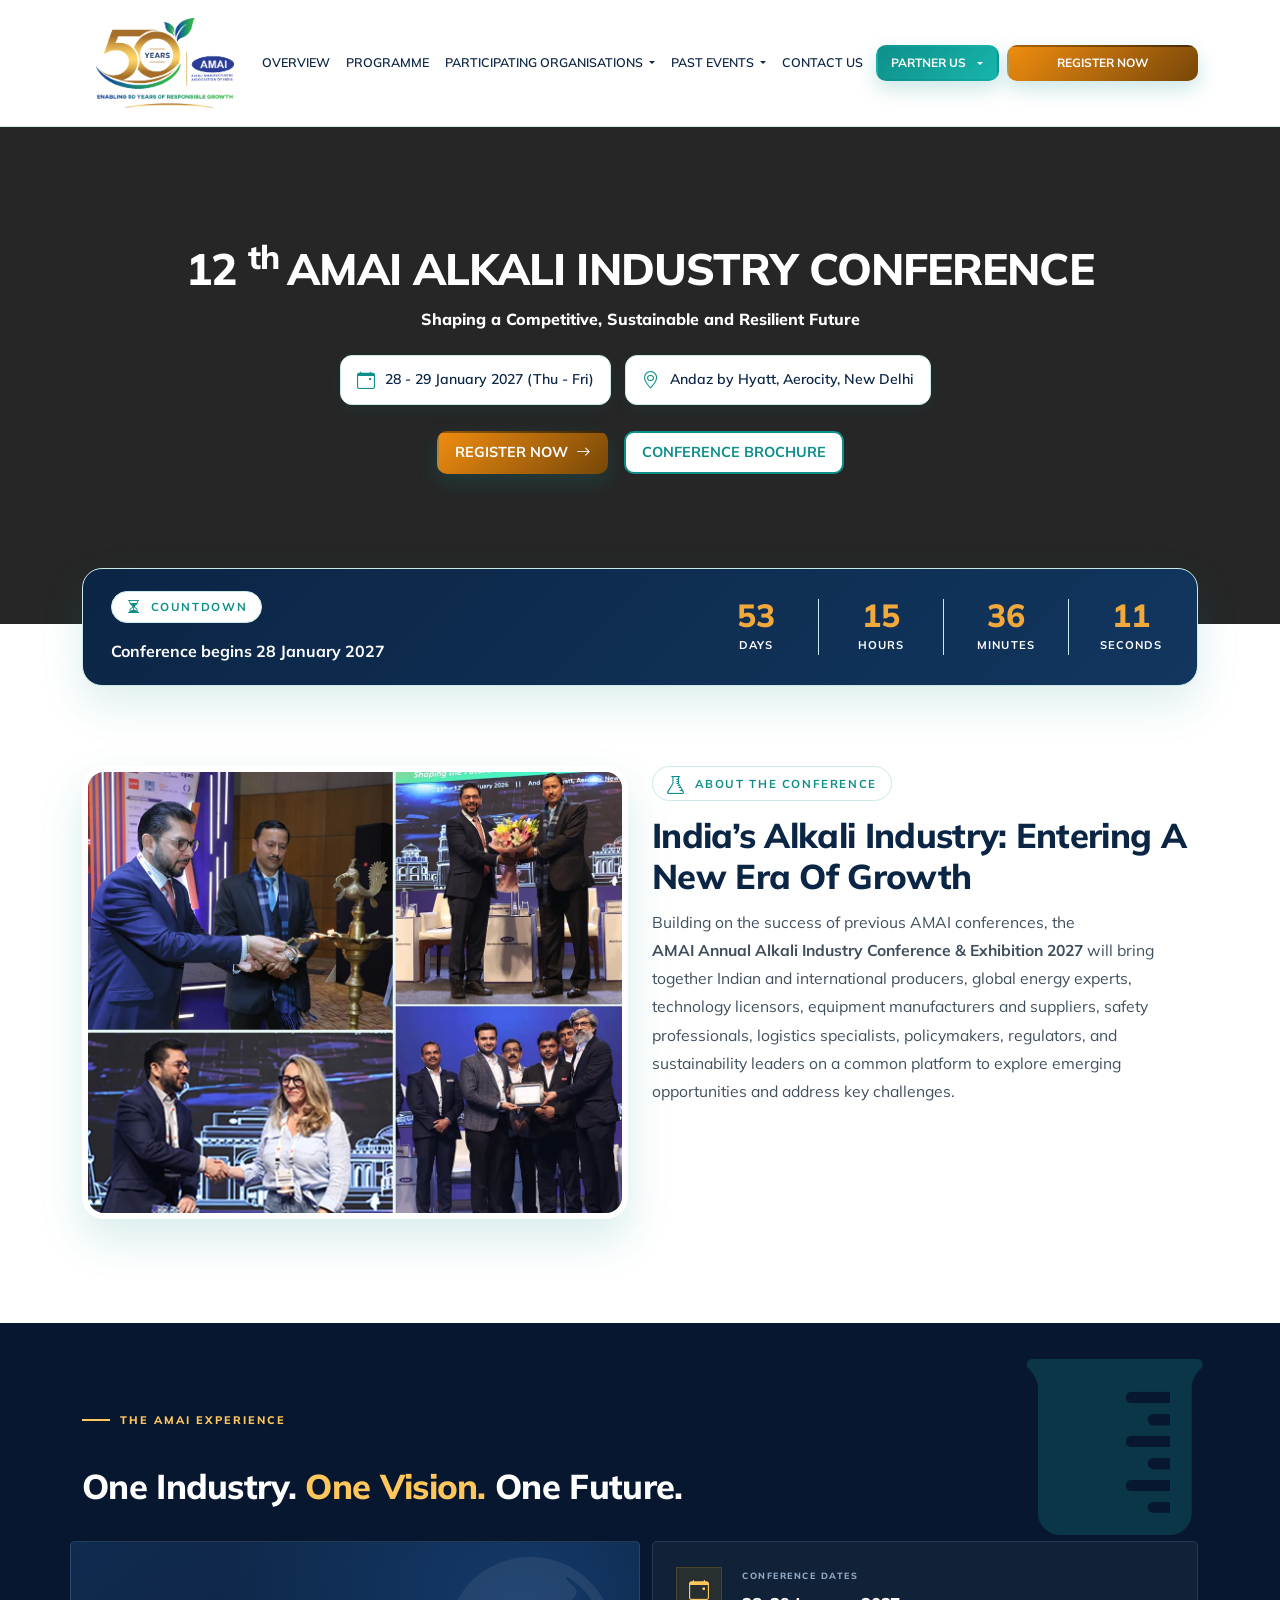
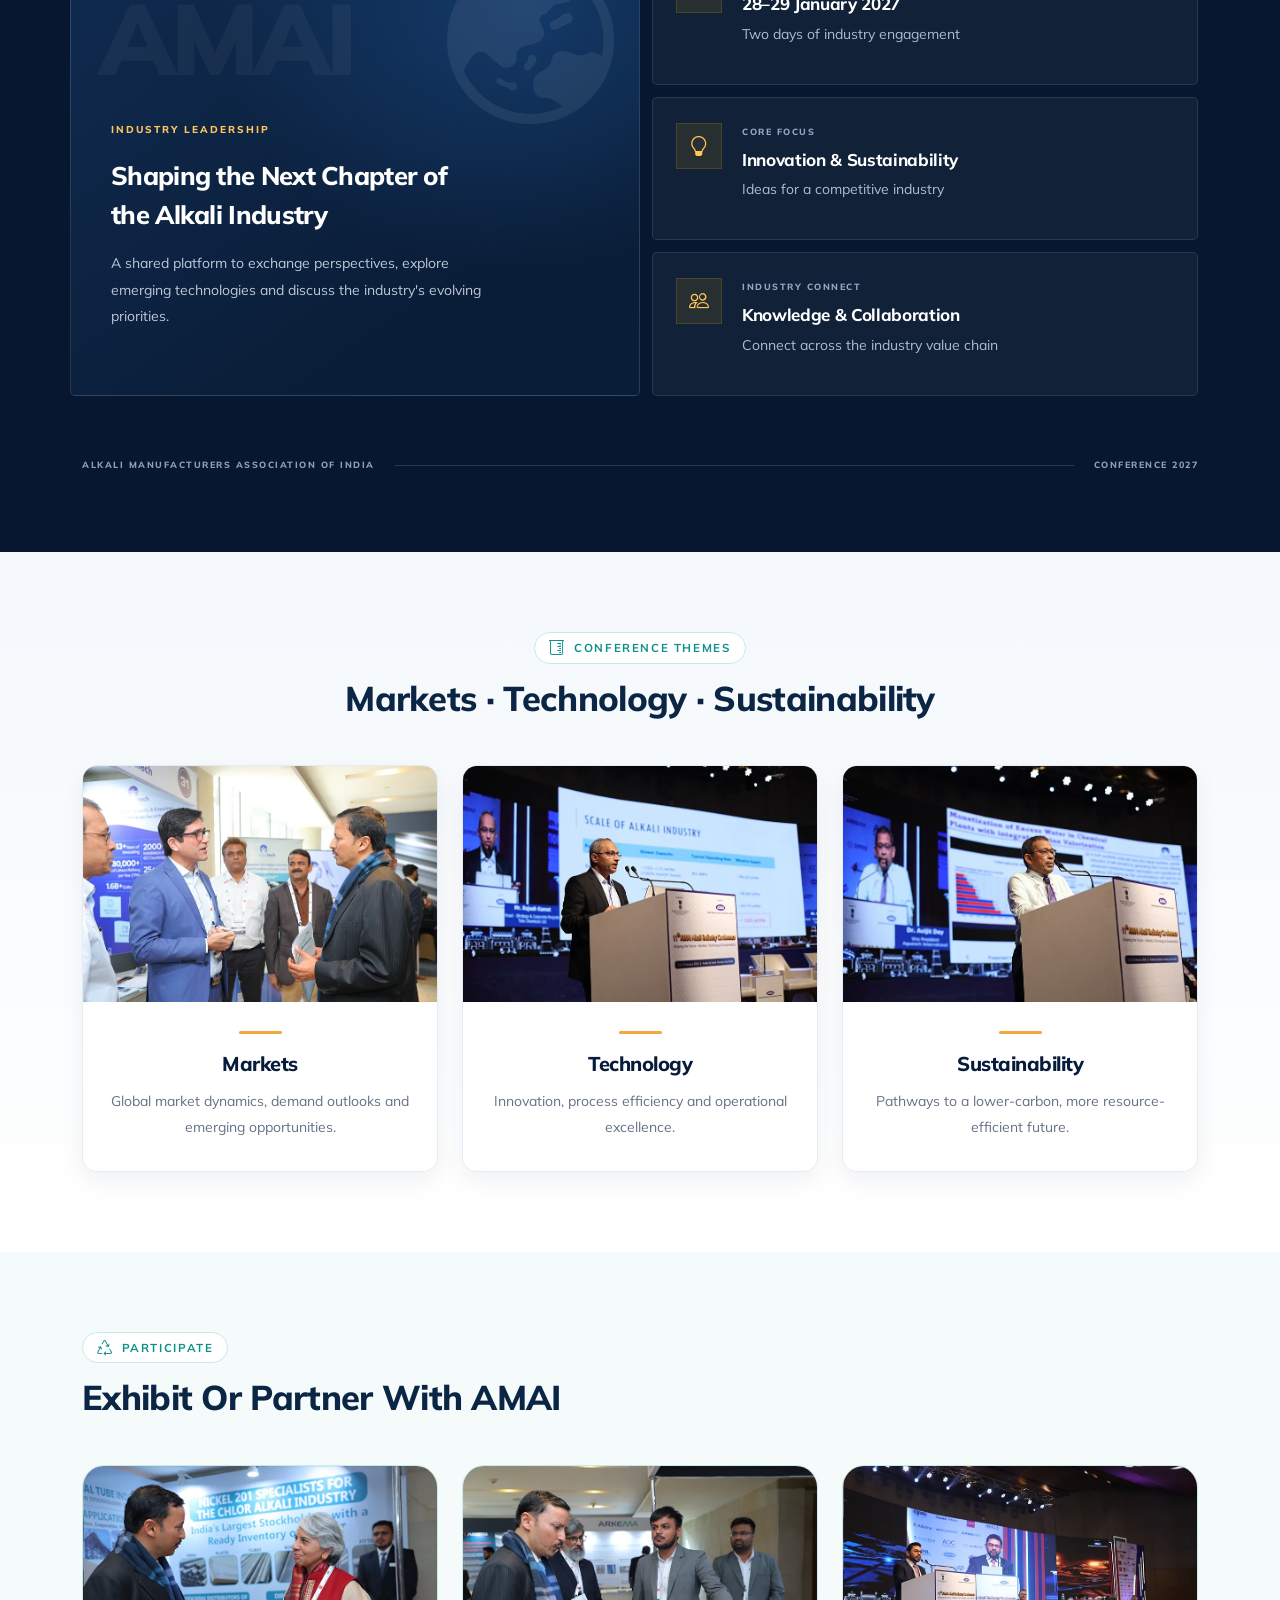
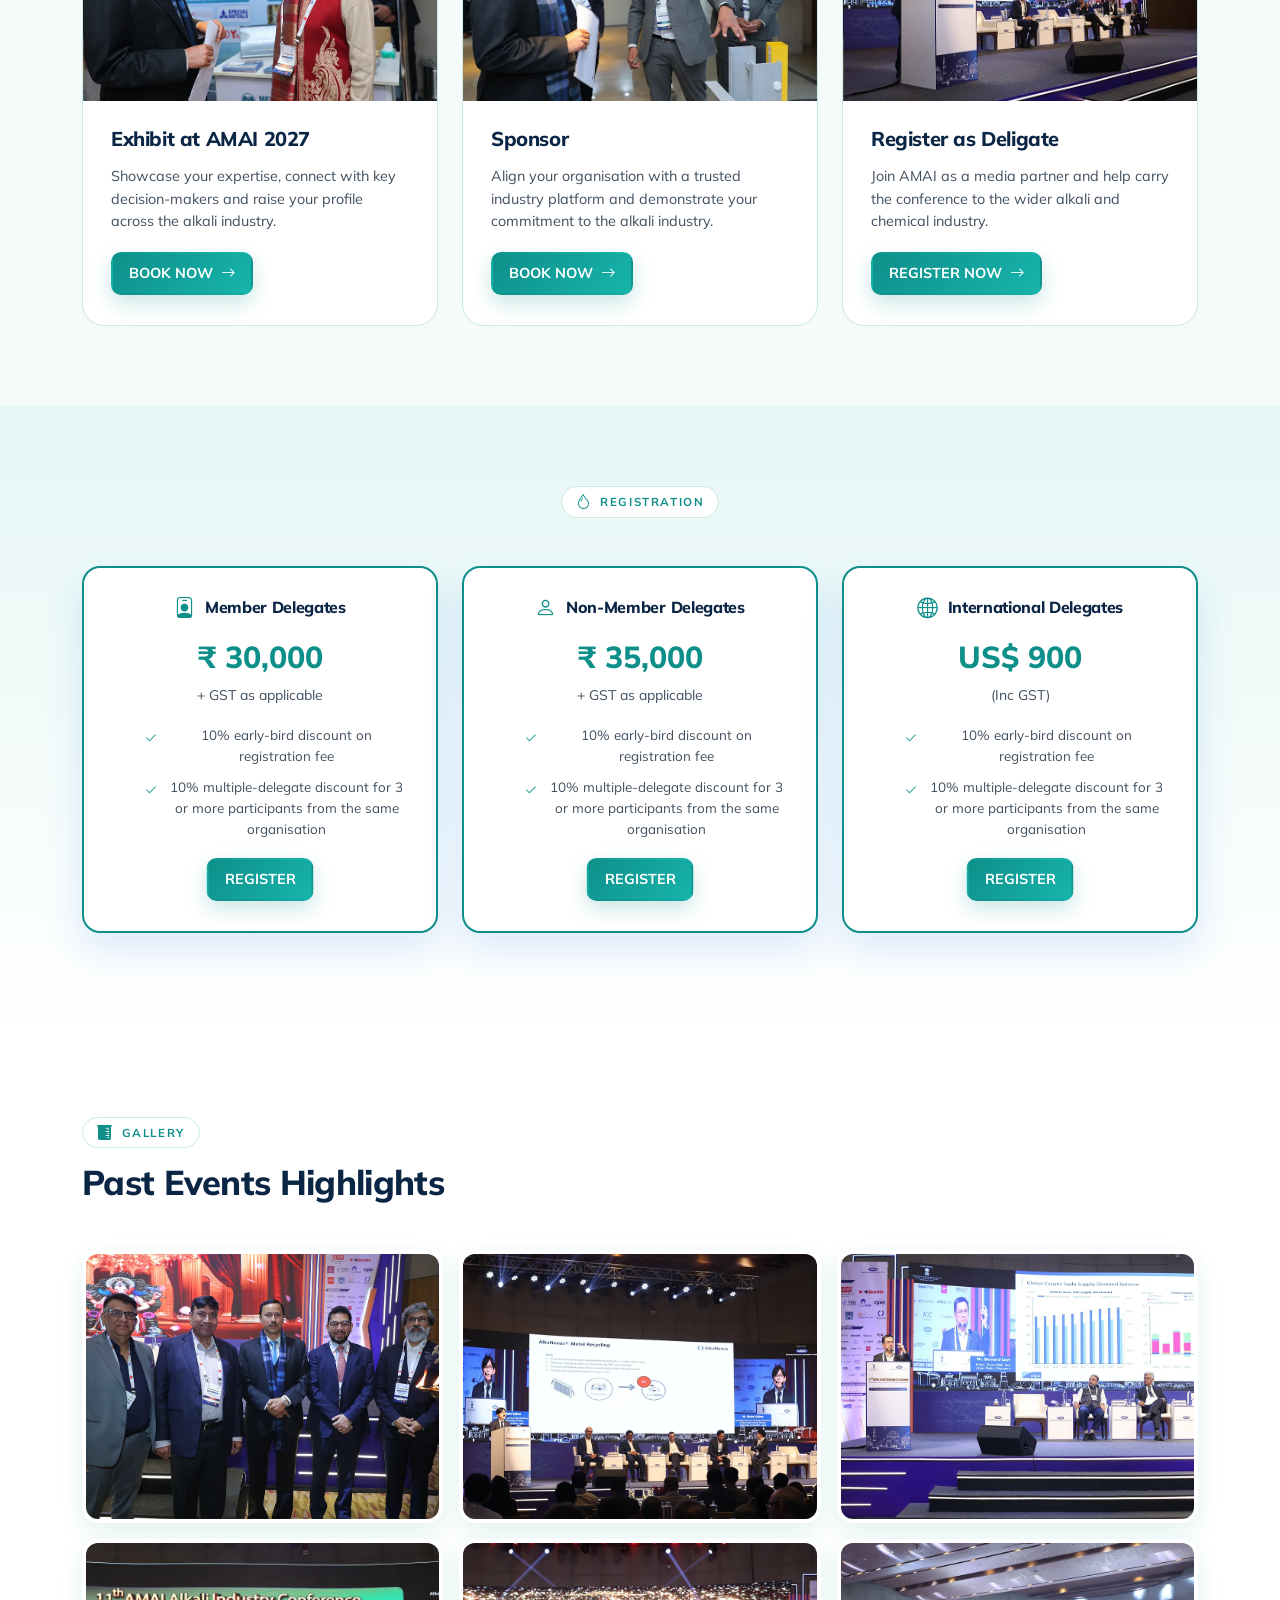
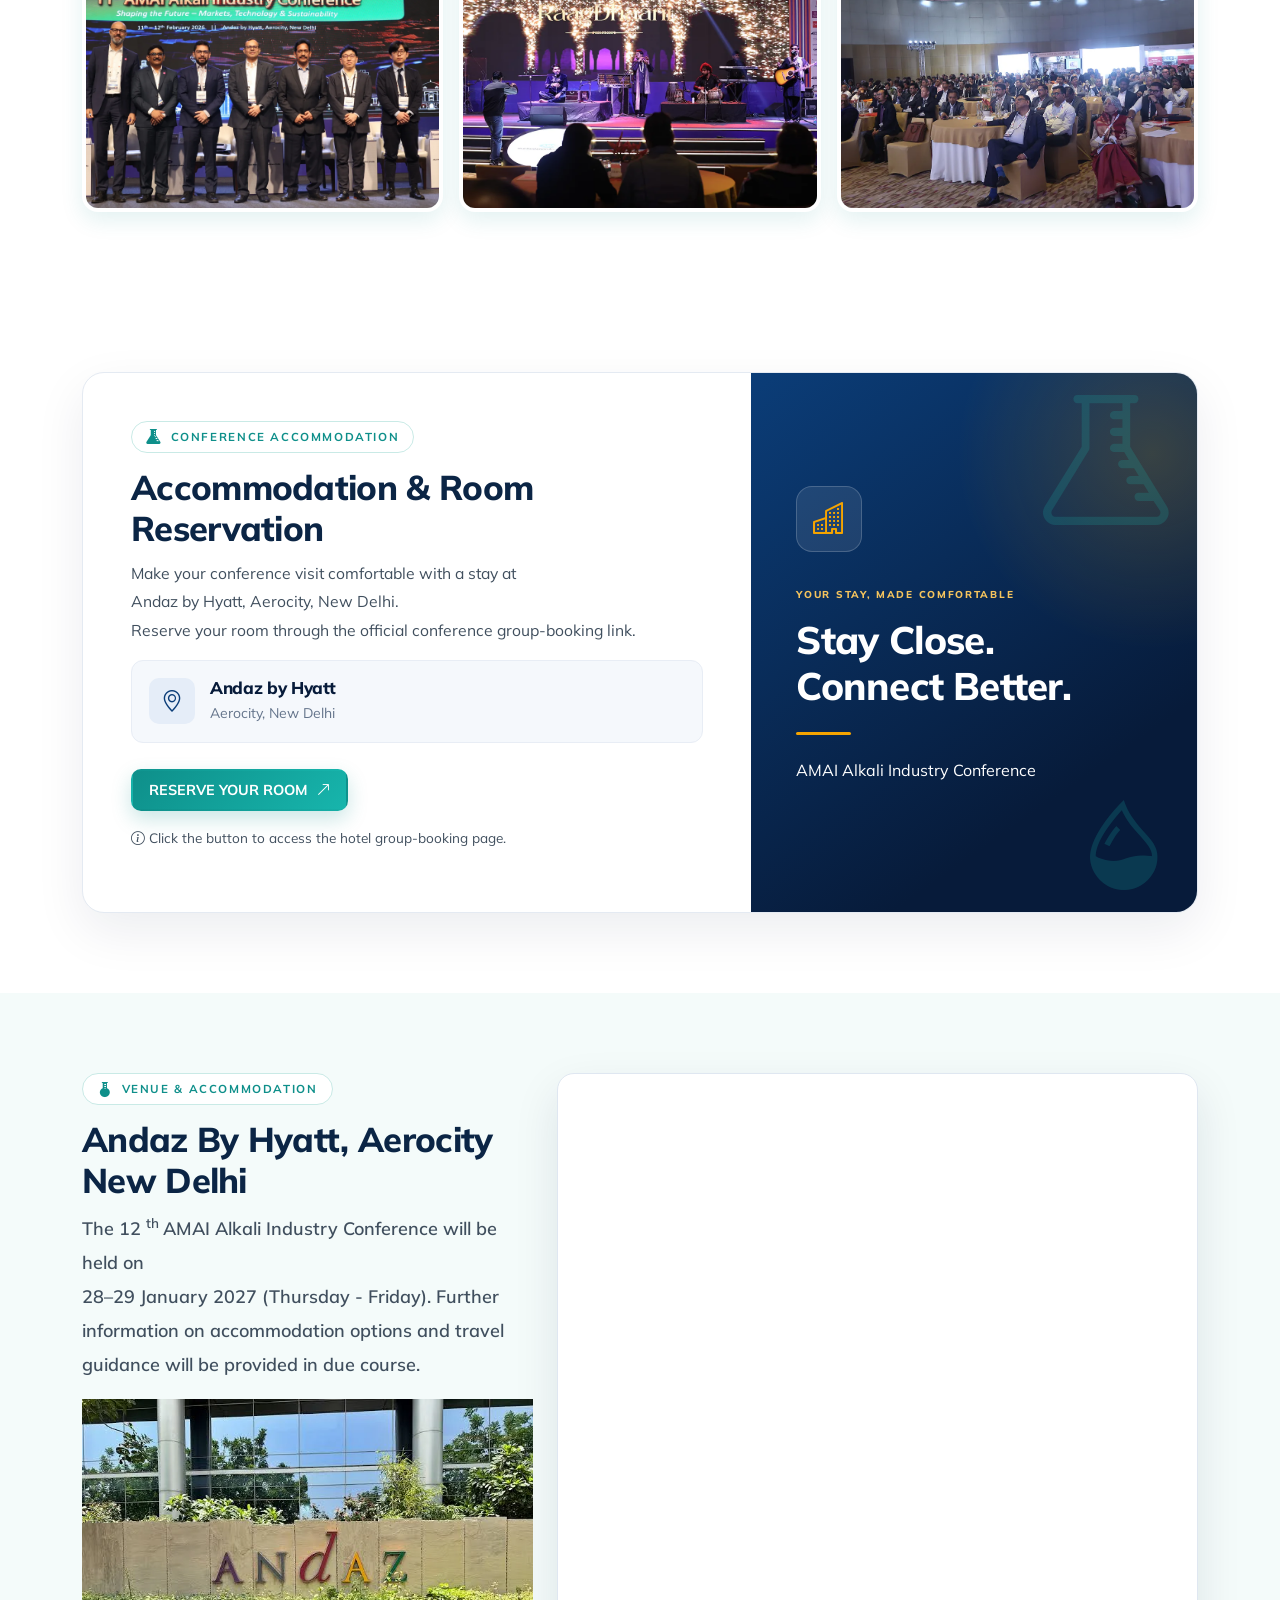
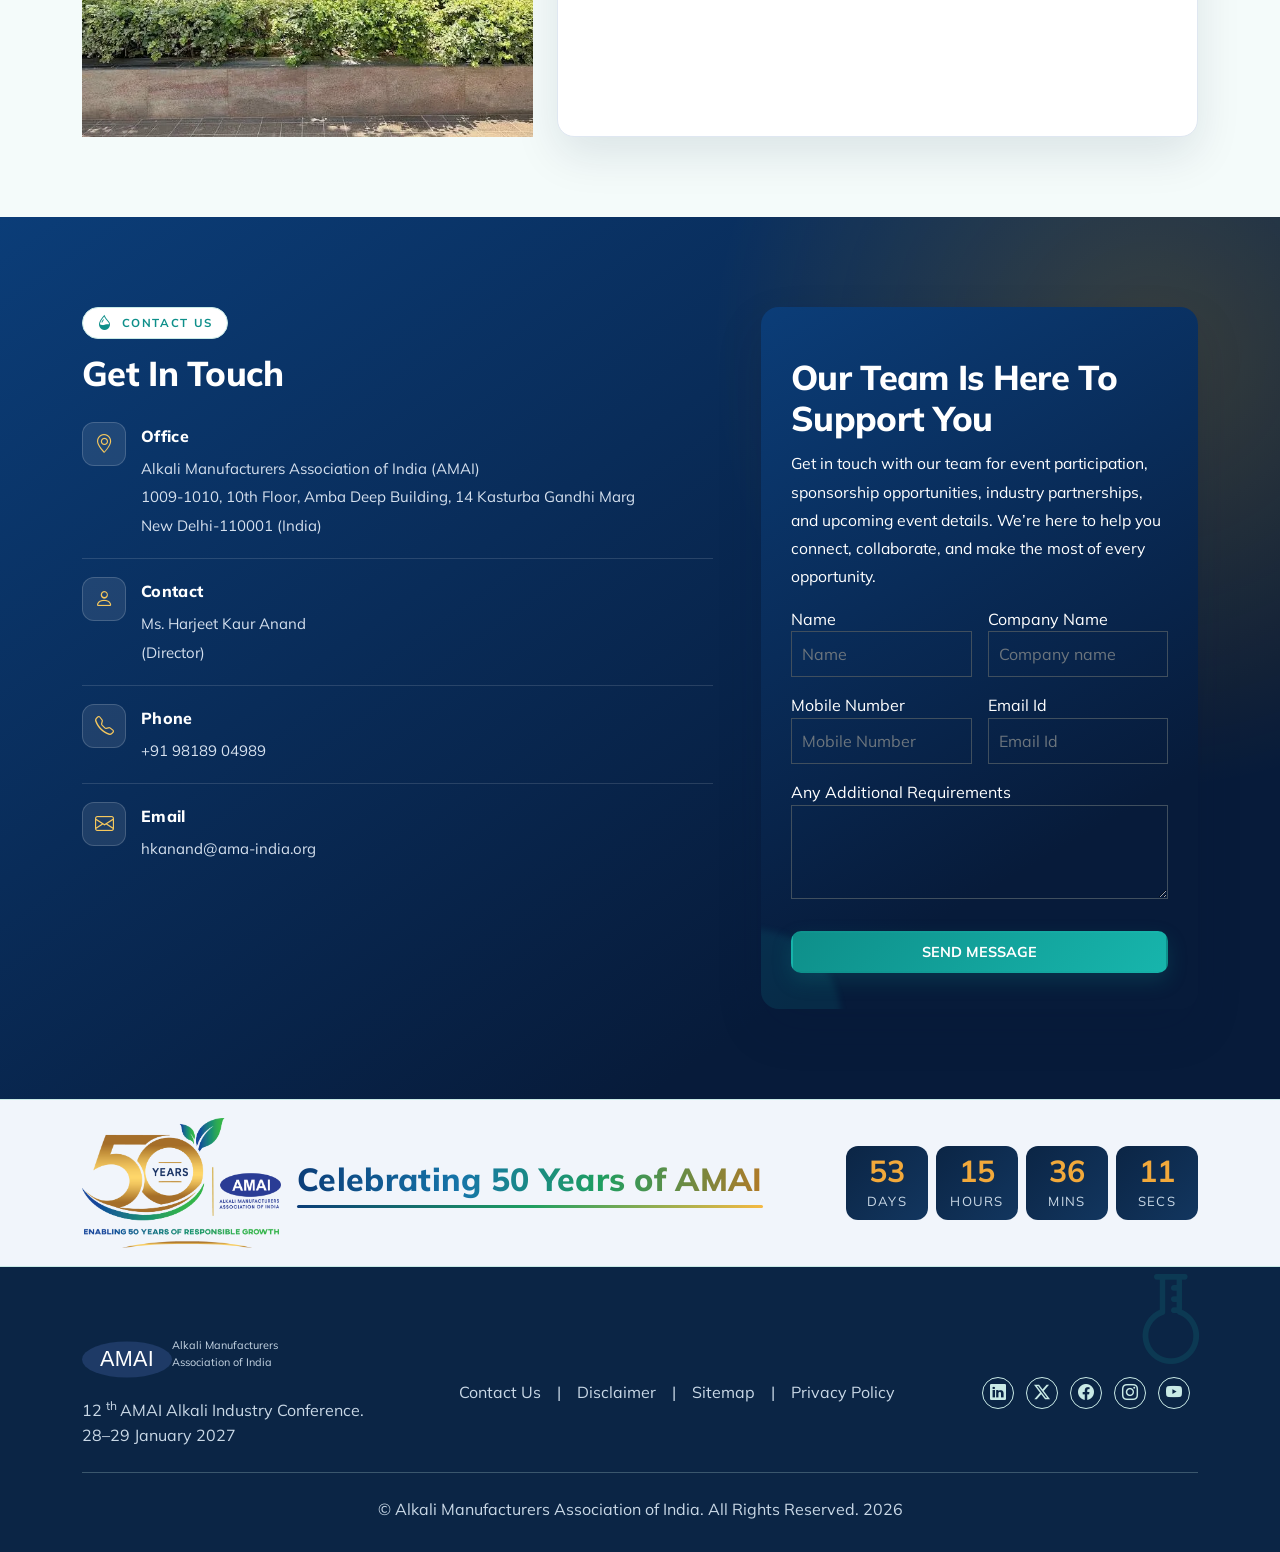
<file: index.html>
<!DOCTYPE html>
<html lang="en">
    <head>
        <meta charset="utf-8"/>
        <meta content="width=device-width,initial-scale=1" name="viewport"/>
        <title>
            12th AMAI Alkali Industry Conference 2027 | 28–29 January 2027
        </title>
        <meta content="12th AMAI Alkali Industry Conference – Shaping a Competitive, Sustainable and Resilient Future. 28–29 January 2027, Andaz by Hyatt, Aerocity, New Delhi." name="description"/>
        <link rel="preconnect" href="https://fonts.googleapis.com"/>
        <link rel="preconnect" href="https://fonts.gstatic.com" crossorigin/>
        <link href="https://fonts.googleapis.com/css2?family=Mulish:ital,wght@0,300;0,400;0,500;0,600;0,700;0,800;1,400&amp;display=swap" rel="stylesheet"/>
        <link href="css/bootstrap-icons.min.css" rel="stylesheet"/>
        <link href="css/bootstrap/bootstrap.min.css" rel="stylesheet"/>
        <link href="img/f_icon.png" rel="icon" type="image/x-icon"/>
        <link rel="stylesheet" type="text/css" href="css/owl_css.css">
        <link href="css/style.css" rel="stylesheet" type="text/css"/>
        <link href="css/menu_css.css" rel="stylesheet" type="text/css"/>
        <link href="css/main_css.css" rel="stylesheet" type="text/css"/>
        <link href="css/responsive_style.css" rel="stylesheet" type="text/css"/>
    </head>
    <body>
        <header>
            <div class="ai_topbar">
                <div class="container">
                    <div class="row">
                        <div class="col-md-6 text-center text-md-start">
                            <span>
                                <i aria-hidden="true" class="bi bi-telephone me-2">
                                </i>
                                011-4302 7119 |
                                <i aria-hidden="true" class="bi bi-envelope me-2">
                                </i>
                                hkanand@ama-india.org
                            </span>
                        </div>
                        <div class="col-md-6 text-center text-md-end">
                            <div class="ai_soc ai_soc_top">
                                <a aria-label="LinkedIn" class="me-2" href="https://www.linkedin.com/company/amai-india/" rel="noopener" target="_blank">
                                    <i aria-hidden="true" class="bi bi-linkedin ai_ic">
                                    </i>
                                </a>
                                <a aria-label="X" class="me-2" href="https://twitter.com/amai_india" rel="noopener" target="_blank">
                                    <i aria-hidden="true" class="bi bi-twitter-x ai_ic">
                                    </i>
                                </a>
                                <a aria-label="Facebook" class="me-2" href="https://www.facebook.com/amai.india" rel="noopener" target="_blank">
                                    <i aria-hidden="true" class="bi bi-facebook ai_ic">
                                    </i>
                                </a>
                                <a aria-label="Instagram" class="me-2" href="https://www.instagram.com/amai.india/" rel="noopener" target="_blank">
                                    <i aria-hidden="true" class="bi bi-instagram ai_ic">
                                    </i>
                                </a>
                                <a aria-label="YouTube" class="me-2" href="https://www.youtube.com/channel/UCJQUXpEZ7qULElaCUJw4M0w" rel="noopener" target="_blank">
                                    <i aria-hidden="true" class="bi bi-youtube ai_ic">
                                    </i>
                                </a>
                            </div>
                        </div>
                    </div>
                </div>
            </div>
            <nav class="ai_nav navbar navbar-expand-xl">
                <div class="ai_nav_in container d-flex align-items-center justify-content-between gap-3">
                    <div class="ai_brand_group d-flex align-items-center">
                        <a class="ai_brand" href="#top">
                            <svg aria-label="AMAI" height="45" role="img" viewbox="0 0 250 100" width="90">
                                <ellipse cx="125" cy="50" fill="#1e3a66" rx="125" ry="50">
                                </ellipse>
                                <text dominant-baseline="middle" fill="#ffffff" font-family="Arial, Helvetica, sans-serif" font-size="60" letter-spacing="1" text-anchor="middle" x="125" y="53">
                                    AMAI
                                </text>
                            </svg>
                            <span>
                                Alkali Manufacturers
                                <br/>
                                Association of India
                            </span>
                        </a>
                        <span class="ai_brand_divider" aria-hidden="true">
                        </span>
                        <a class="ai_brand_50" href="#top">
                            <img alt="AMAI 50 Years – Enabling 50 years of responsible growth" src="img/50-years-logo.png"/>
                        </a>
                    </div>
                    <button aria-controls="aiNav" aria-expanded="false" aria-label="Toggle menu" class="ai_toggler navbar-toggler" data-bs-target="#aiNav" data-bs-toggle="collapse" type="button">
                        <i class="bi bi-list">
                        </i>
                    </button>
                    <div class="ai_nav_wrap collapse navbar-collapse" id="aiNav">
                        <ul class="ai_menu navbar-nav mx-auto">
                            <li class="nav-item">
                                <a class="ai_menu_link nav-link" href="#about">
                                    Overview
                                </a>
                            </li>
                            <li class="nav-item">
                                <a class="ai_menu_link nav-link" href="#programme">
                                    Programme
                                </a>
                            </li>
                            <li class="nav-item dropdown">
                                <a aria-expanded="false" class="ai_dd_toggle nav-link dropdown-toggle" data-bs-toggle="dropdown" href="#participate" role="button">
                                    Participating Organisations
                                </a>
                                <ul class="ai_dd dropdown-menu">
                                    <li>
                                        <a class="ai_menu_link" href="">
                                            Sponsors
                                        </a>
                                    </li>
                                    <li>
                                        <a class="ai_menu_link" href="">
                                            Exhibitors
                                        </a>
                                    </li>
                                    <li>
                                        <a class="ai_menu_link" href="">
                                            Media Partners
                                        </a>
                                    </li>
                                    <li>
                                        <a class="ai_menu_link" href="">
                                            Deligates
                                        </a>
                                    </li>
                                </ul>
                            </li>
                            <li class="nav-item dropdown">
                                <a aria-expanded="false" class="ai_dd_toggle nav-link dropdown-toggle" data-bs-toggle="dropdown" href="#organisations" role="button">
                                    Past Events
                                </a>
                                <ul class="ai_dd dropdown-menu">
                                    <li>
                                        <a class="ai_menu_link" href="#po-2026">
                                            2026
                                        </a>
                                    </li>
                                    <li>
                                        <a class="ai_menu_link" href="#po-2025">
                                            2025
                                        </a>
                                    </li>
                                    <li>
                                        <a class="ai_menu_link" href="#po-2024">
                                            2024
                                        </a>
                                    </li>
                                </ul>
                            </li>
                            <li class="nav-item">
                                <a class="ai_menu_link nav-link" href="#contact">
                                    Contact Us
                                </a>
                            </li>
                        </ul>
                        <div class="ai_nav_cta d-flex flex-wrap align-items-start align-items-xl-center gap-2 mt-3 mt-xl-0">
                            <div class="ai_partner dropdown">
                                <button aria-expanded="false" class="ai_btn dropdown-toggle" data-bs-toggle="dropdown" id="aiPartnerBtn" type="button">
                                    Partner Us
                                </button>
                                <ul aria-labelledby="aiPartnerBtn" class="ai_dd ai_partner_menu dropdown-menu">
                                    <li>
                                        <a class="ai_dd_item dropdown-item" href="partner-us.html">
                                            <i aria-hidden="true" class="bi bi-award">
                                            </i>
                                            Sponsorship
                                        </a>
                                    </li>
                                    <li>
                                        <a class="ai_dd_item dropdown-item" href="partner-us.html">
                                            <i aria-hidden="true" class="bi bi-shop-window">
                                            </i>
                                            Exhibitor
                                        </a>
                                    </li>
                                    <li>
                                        <a class="ai_dd_item dropdown-item" href="partner-us.html">
                                            <i aria-hidden="true" class="bi bi-megaphone">
                                            </i>
                                            Media Partner
                                        </a>
                                    </li>
                                    <!-- <li>
                                        <a class="ai_dd_item dropdown-item" href="#knowledge-partner">
                                            <i aria-hidden="true" class="bi bi-mortarboard">
                                            </i>
                                            Knowledge Partner
                                        </a>
                                    </li> -->
                                </ul>
                            </div>
                            <a class="ai_btn ai_btn_hlight px-lg-5" href="#register">
                                Register Now
                            </a>
                        </div>
                    </div>
                </div>
            </nav>
        </header>
        <!-- HERO -->
        <section class="ai_hero" id="top">
            <!-- Background Video -->
            <video class="ai_hero_video" autoplay muted loop playsinline preload="auto">
                <source src="img/home/video.mp4" type="video/mp4">
            </video>
            <!-- Video Overlay -->
            <div class="ai_hero_overlay">
            </div>
            <div class="container">
                <div class="row justify-content-center">
                    <div class="col-lg-12">
                        <div class="ai_hero_content text-center">
                            <h1>
                                12
                                <sup>
                                    th
                                </sup>
                                AMAI ALKALI INDUSTRY CONFERENCE
                            </h1>
                            <p>
                                Shaping a Competitive, Sustainable and Resilient Future
                            </p>
                            <div class="mt-4">
                                <a href="#venue">
                                    <span class="ai_head_date">
                                        <i aria-hidden="true" class="bi bi-calendar-event ai_ic">
                                        </i>
                                        28 - 29 January 2027 (Thu - Fri)
                                    </span>
                                    <span class="ai_head_date">
                                        <i aria-hidden="true" class="bi bi-geo-alt ai_ic">
                                        </i>
                                        Andaz by Hyatt, Aerocity, New Delhi
                                    </span>
                                </a>
                            </div>
                            <div class="d-flex flex-wrap gap-3 mt-3 justify-content-center">
                                <a class="ai_btn ai_btn_hlight" href="#register">
                                    Register Now
                                    <i aria-hidden="true" class="bi bi-arrow-right">
                                    </i>
                                </a>
                                <a class="ai_btn ai_btn_o " href="">
                                    Conference Brochure
                                </a>
                            </div>
                        </div>
                    </div>
                </div>
            </div>
        </section>
        <!-- COUNTDOWN (values filled by jQuery) -->
        <section>
            <div class="container">
                <div class="ai_cd_wrap">
                    <div class="ai_cd">
                        <div>
                            <div class="ai_eyebrow mb-3">
                                <i aria-hidden="true" class="bi bi-hourglass-split">
                                </i>
                                Countdown
                            </div>
                            <div class="fw-bold">
                                Conference begins 28 January 2027
                            </div>
                        </div>
                        <div class="ai_cd_boxes">
                            <div class="ai_cd_box">
                                <b id="d">
                                    --
                                </b>
                                <span>
                                    Days
                                </span>
                            </div>
                            <div class="ai_cd_sep">
                            </div>
                            <div class="ai_cd_box">
                                <b id="h">
                                    --
                                </b>
                                <span>
                                    Hours
                                </span>
                            </div>
                            <div class="ai_cd_sep">
                            </div>
                            <div class="ai_cd_box">
                                <b id="m">
                                    --
                                </b>
                                <span>
                                    Minutes
                                </span>
                            </div>
                            <div class="ai_cd_sep">
                            </div>
                            <div class="ai_cd_box">
                                <b id="s">
                                    --
                                </b>
                                <span>
                                    Seconds
                                </span>
                            </div>
                        </div>
                        <!-- <a class="ai_btn " href="#register">
                            Register Now
                        </a> -->
                    </div>
                </div>
            </div>
        </section>
        <!-- ABOUT -->
        <section class="ai_sec ai_about_wrap" id="about">
            <div class="ai_rv container">
                <div class="row">
                    <div class="col-lg-6 mb-4">
                        <div class="ai_about_img_wrapper">
                            <img alt="About the conference" class="ai_about_img img-fluid"  src="img/home/abt-img.webp"/>
                        </div>
                    </div>
                    <div class="col-lg-6">
                        <div>
                            <span class="ai_eyebrow">
                                <i aria-hidden="true" class="bi bi-flask">
                                </i>
                                About the Conference
                            </span>
                            <h2 class="ai_title">
                                India’s Alkali Industry: Entering a New Era of Growth
                            </h2>
                            <p class="ai_sub">
                                Building on the success of previous AMAI conferences, the
                                <br>
                                <b>
                                    AMAI Annual Alkali Industry Conference & Exhibition 2027
                                </b>
                                will bring together Indian and international producers, global energy experts, technology licensors, equipment manufacturers and suppliers, safety professionals, logistics specialists, policymakers, regulators, and sustainability leaders on a common platform to explore emerging opportunities and address key challenges.
                            </p>
                            <!-- <h3>
                                Key Focus Areas of the Two-Day Conference:
                            </h3>
                            <ul class="">
                                <li>
                                    <i aria-hidden="true" class="bi bi-check-circle-fill ">
                                    </i>
                                    <span>
                                        Economic Trends and Their Impact on Business Performance

                                    </span>
                                </li>
                                <li>
                                    <i aria-hidden="true" class="bi bi-check-circle-fill ">
                                    </i>
                                    <span>
                                        Global and Indian Chlor-Alkali and Soda Ash Market Outlook
                                    </span>
                                </li>
                                <li>
                                    <i aria-hidden="true" class="bi bi-check-circle-fill ">
                                    </i>
                                    <span>
                                        Capacity Expansion Plans and Evolving Consumer Demand
                                    </span>
                                </li>
                                <li>
                                    <i aria-hidden="true" class="bi bi-check-circle-fill ">
                                    </i>
                                    <span>
                                        Critical Cost Drivers: Power, Energy, Logistics, and Raw Materials
                                    </span>
                                </li>
                                <li>
                                    <i aria-hidden="true" class="bi bi-check-circle-fill ">
                                    </i>
                                    <span>
                                        Salt policy, supply uncertainties &amp; risk mitigation
                                    </span>
                                </li>
                                <li>
                                    <i aria-hidden="true" class="bi bi-check-circle-fill ">
                                    </i>
                                    <span>
                                        Salt Policy, Supply Uncertainties, and Risk Mitigation
                                    </span>
                                </li>
                                <li>
                                    <i aria-hidden="true" class="bi bi-check-circle-fill ">
                                    </i>
                                    <span>
                                        Advancements in Electrolysis, Membrane Technologies, and Green Chemistry
                                    </span>
                                </li>
                                <li>
                                    <i aria-hidden="true" class="bi bi-check-circle-fill ">
                                    </i>
                                    <span>
                                        Decarbonisation, Energy Transition, Industrial Safety, and Emergency Response
                                    </span>
                                </li>
                                <li>
                                    <i aria-hidden="true" class="bi bi-check-circle-fill ">
                                    </i>
                                    <span>
                                        Sustainability, Operational Excellence, and Global Competitiveness
                                    </span>
                                </li>
                            </ul>
                            <p class="ai_small mt-2">
                                Focus areas shown are from the previous edition; the 2027 programme will be confirmed soon.
                            </p> -->
                        </div>
                    </div>
                </div>
            </div>
        </section>
        <section class="ai_sec ai_glance" id="conference-glance">
            <div class="container">
                <div class="row ai_glance_top align-items-end">
                    <div class="col-md-12 mb-4">
                        <span class="ai_glance_label">
                            <span>
                            </span>
                            THE AMAI EXPERIENCE
                        </span>
                        <h2 class="ai_title  text-white">
                            One Industry.
                            <span>
                                One Vision.
                            </span>
                            One Future.
                        </h2>
                    </div>
                </div>
                <div class="row ai_glance_main">
                    <div class="ai_glance_feature col-lg-6 mb-4">
                        <div class="ai_glance_feature_bg">
                            <i class="bi bi-globe-asia-australia">
                            </i>
                        </div>
                        <div class="ai_glance_feature_content">
                            <span class="ai_glance_overline">
                                INDUSTRY LEADERSHIP
                            </span>
                            <h3>
                                Shaping the Next Chapter of
                                <br>
                                the Alkali Industry
                            </h3>
                            <p>
                                A shared platform to exchange perspectives, explore emerging technologies and discuss the industry's evolving priorities.
                            </p>
                            <a href="#register" class="ai_glance_link  d-none">
                                Explore the Conference
                                <i class="bi bi-arrow-up-right">
                                </i>
                            </a>
                        </div>
                        <span class="ai_glance_watermark">
                            AMAI
                        </span>
                    </div>
                    <div class="ai_glance_side col-lg-6 mb-4">
                        <div class="ai_glance_info">
                            <span class="ai_glance_icon">
                                <i class="bi bi-calendar-event">
                                </i>
                            </span>
                            <div>
                                <span class="ai_glance_small">
                                    CONFERENCE DATES
                                </span>
                                <h3>
                                    28–29 January 2027
                                </h3>
                                <p>
                                    Two days of industry engagement
                                </p>
                            </div>
                        </div>
                        <div class="ai_glance_info">
                            <span class="ai_glance_icon">
                                <i class="bi bi-lightbulb">
                                </i>
                            </span>
                            <div>
                                <span class="ai_glance_small">
                                    CORE FOCUS
                                </span>
                                <h3>
                                    Innovation & Sustainability
                                </h3>
                                <p>
                                    Ideas for a competitive industry
                                </p>
                            </div>
                        </div>
                        <div class="ai_glance_info">
                            <span class="ai_glance_icon">
                                <i class="bi bi-people">
                                </i>
                            </span>
                            <div>
                                <span class="ai_glance_small">
                                    INDUSTRY CONNECT
                                </span>
                                <h3>
                                    Knowledge & Collaboration
                                </h3>
                                <p>
                                    Connect across the industry value chain
                                </p>
                            </div>
                        </div>
                    </div>
                </div>
                <div class="ai_glance_bottom">
                    <span>
                        ALKALI MANUFACTURERS ASSOCIATION OF INDIA
                    </span>
                    <span class="ai_glance_bottom_line">
                    </span>
                    <span>
                        CONFERENCE 2027
                    </span>
                </div>
            </div>
        </section>
        <!-- WHY ATTEND -->
        <!-- <section class="ai_sec ai_why ai_why_modern">
            <div class="ai_rv container">
                <div class="ai_why_head">
                    <span class="ai_eyebrow">
                        <i class="bi bi-droplet-half" aria-hidden="true">
                        </i>
                        Why Attend
                    </span>
                    <h2 class="ai_title">
                        Four reasons to be in the room
                    </h2>
                    <p class="ai_sub mx-auto">
                        Evaluate market shifts, assess new technology options, explore strategic opportunities and build deeper industry collaborations.
                    </p>
                </div>
                <div class="row g-4">
                    <div class="col-12 col-sm-6 col-lg-3 d-flex">
                        <div class="ai_why_card">
                            <div class="ai_why_top">
                                <span class="ai_why_num">
                                    01
                                </span>
                                <div class="ai_why_icon">
                                    <i class="bi bi-bar-chart-line" aria-hidden="true">
                                    </i>
                                </div>
                            </div>
                            <h3>
                                Market insights
                            </h3>
                            <p>
                                Clear view of trends, drivers and opportunities across the alkali industry.
                            </p>
                            <div class="ai_why_line">
                            </div>
                        </div>
                    </div>
                    <div class="col-12 col-sm-6 col-lg-3 d-flex">
                        <div class="ai_why_card">
                            <div class="ai_why_top">
                                <span class="ai_why_num">
                                    02
                                </span>
                                <div class="ai_why_icon">
                                    <i class="bi bi-gear-wide-connected" aria-hidden="true">
                                    </i>
                                </div>
                            </div>
                            <h3>
                                Technology exchange
                            </h3>
                            <p>
                                Explore the latest innovations and best practices.
                            </p>
                            <div class="ai_why_line">
                            </div>
                        </div>
                    </div>
                    <div class="col-12 col-sm-6 col-lg-3 d-flex">
                        <div class="ai_why_card">
                            <div class="ai_why_top">
                                <span class="ai_why_num">
                                    03
                                </span>
                                <div class="ai_why_icon">
                                    <i class="bi bi-people" aria-hidden="true">
                                    </i>
                                </div>
                            </div>
                            <h3>
                                Industry connections
                            </h3>
                            <p>
                                Build valuable relationships across the global value chain.
                            </p>
                            <div class="ai_why_line">
                            </div>
                        </div>
                    </div>
                    <div class="col-12 col-sm-6 col-lg-3 d-flex">
                        <div class="ai_why_card">
                            <div class="ai_why_top">
                                <span class="ai_why_num">
                                    04
                                </span>
                                <div class="ai_why_icon">
                                    <i class="bi bi-flower2" aria-hidden="true">
                                    </i>
                                </div>
                            </div>
                            <h3>
                                Sustainable growth
                            </h3>
                            <p>
                                Discuss solutions for a competitive, sustainable future.
                            </p>
                            <div class="ai_why_line">
                            </div>
                        </div>
                    </div>
                </div>
            </div>
        </section> -->
        <!-- THEMES -->
        <section class="ai_sec ai_themes">
            <div class="ai_rv container">
                <div class="ai_head justify-content-center text-center">
                    <div>
                        <span class="ai_eyebrow">
                            <i aria-hidden="true" class="bi bi-beaker ai_ic">
                            </i>
                            Conference themes
                        </span>
                        <h2 class="ai_title">
                            Markets · Technology · Sustainability
                        </h2>
                    </div>
                </div>
                <div class="row g-4">
                    <div class="col-md-4 d-flex">
                        <div class="ai_theme_box">
                            <img alt="Markets" loading="lazy" src="img/home/1t.webp" class="img-fluid" />
                            <div class="ai_theme_body">
                                <b>
                                    Markets
                                </b>
                                <p>
                                    Global market dynamics, demand outlooks and emerging opportunities.
                                </p>
                            </div>
                        </div>
                    </div>
                    <div class="col-md-4 d-flex">
                        <div class="ai_theme_box">
                            <img alt="Technology" loading="lazy" src="img/home/2t.webp" class="img-fluid" />
                            <div class="ai_theme_body">
                                <b>
                                    Technology
                                </b>
                                <p>
                                    Innovation, process efficiency and operational excellence.
                                </p>
                            </div>
                        </div>
                    </div>
                    <div class="col-md-4 d-flex">
                        <div class="ai_theme_box">
                            <img alt="Sustainability" loading="lazy" src="img/home/3t.webp" class="img-fluid" />
                            <div class="ai_theme_body">
                                <b>
                                    Sustainability
                                </b>
                                <p>
                                    Pathways to a lower-carbon, more resource-efficient future.
                                </p>
                            </div>
                        </div>
                    </div>
                </div>
            </div>
        </section>
        <!-- AGENDA -->
        <section class="ai_sec ai_agenda_modern  d-none" id="programme">
            <div class="ai_rv container">
                <div class="ai_head ai_agenda_head">
                    <div>
                        <span class="ai_eyebrow">
                            <i aria-hidden="true" class="bi bi-flask-florence ai_ic">
                            </i>
                            Conference Schedule
                        </span>
                        <h2 class="ai_title">
                            Two-day Programme
                        </h2>
                        <p class="ai_sub">
                            Two days of industry insights, innovation and meaningful connections.
                        </p>
                    </div>
                    <!--  <a class="ai_btn" href="#register">
                        Register now
                        <i class="bi bi-arrow-up-right" aria-hidden="true">
                        </i>
                    </a> -->
                </div>
                <div class="ai_agenda_list">
                    <div class="ai_agenda_card">
                        <div class="ai_agenda_date">
                            <span class="ai_agenda_month">
                                JAN
                            </span>
                            <strong>
                                28
                            </strong>
                            <span class="ai_agenda_year">
                                2027
                            </span>
                        </div>
                        <div class="ai_agenda_content">
                            <div class="ai_agenda_day">
                                <span class="ai_agenda_dot">
                                </span>
                                DAY 01
                                <span class="ai_agenda_separator">
                                    /
                                </span>
                                THURSDAY
                            </div>
                            <h3>
                                Industry Outlook &amp; Strategic Insights
                            </h3>
                            <p>
                                Key industry themes with expert insights and panel discussions. Detailed agenda will be shared soon.
                            </p>
                            <div class="ai_agenda_tags">
                                <span>
                                    <i class="bi bi-graph-up-arrow">
                                    </i>
                                    Markets
                                </span>
                                <span>
                                    <i class="bi bi-mic">
                                    </i>
                                    Keynotes
                                </span>
                                <span>
                                    <i class="bi bi-people">
                                    </i>
                                    Panels
                                </span>
                            </div>
                        </div>
                        <div class="ai_agenda_arrow">
                            <i class="bi bi-arrow-up-right" aria-hidden="true">
                            </i>
                        </div>
                    </div>
                    <div class="ai_agenda_card">
                        <div class="ai_agenda_date">
                            <span class="ai_agenda_month">
                                JAN
                            </span>
                            <strong>
                                29
                            </strong>
                            <span class="ai_agenda_year">
                                2027
                            </span>
                        </div>
                        <div class="ai_agenda_content">
                            <div class="ai_agenda_day">
                                <span class="ai_agenda_dot">
                                </span>
                                DAY 02
                                <span class="ai_agenda_separator">
                                    /
                                </span>
                                FRIDAY
                            </div>
                            <h3>
                                Technology, Innovation &amp; Collaboration
                            </h3>
                            <p>
                                Continuation of the programme with further insights, case studies and industry discussions.
                            </p>
                            <div class="ai_agenda_tags">
                                <span>
                                    <i class="bi bi-gear">
                                    </i>
                                    Technology
                                </span>
                                <span>
                                    <i class="bi bi-journal-text">
                                    </i>
                                    Case studies
                                </span>
                                <span>
                                    <i class="bi bi-people">
                                    </i>
                                    Networking
                                </span>
                            </div>
                        </div>
                        <div class="ai_agenda_arrow">
                            <i class="bi bi-arrow-up-right" aria-hidden="true">
                            </i>
                        </div>
                    </div>
                </div>
            </div>
        </section>
        <!-- <section class="ai_sec ai_impact" id="industry-impact">
            <div class="container">
                <div class="row">
                    <div class="ai_impact_content col-lg-6 mb-4">
                        <span class="ai_glance_label">
                            <span>
                            </span>
                            INDUSTRY IMPACT
                        </span>
                        <h2 class="ai_title">
                            Driving the Future of
                            <span>
                                India's Alkali Industry
                            </span>
                        </h2>
                        <p>
                            A platform for industry leaders, technology experts and decision-makers to exchange knowledge, explore emerging opportunities and advance the alkali industry towards a more competitive and sustainable future.
                        </p>
                        <a href="#register" class="ai_btn">
                            Be Part of the Conversation
                            <i class="bi bi-arrow-up-right">
                            </i>
                        </a>
                    </div>
                    <div class=" col-lg-6">
                        <div class="row">
                            <div class="col-sm-6 mb-4 d-flex">
                                <div class="ai_impact_card ">
                                    <div class="ai_impact_icon">
                                        <i class="bi bi-graph-up-arrow">
                                        </i>
                                    </div>
                                    <h3>
                                        Industry Growth
                                    </h3>
                                    <p>
                                        Discover emerging opportunities and evolving market dynamics.
                                    </p>
                                    <span class="ai_impact_num">
                                        01
                                    </span>
                                </div>
                            </div>
                            <div class="col-sm-6 mb-4 d-flex">
                                <div class="ai_impact_card ">
                                    <div class="ai_impact_icon">
                                        <i class="bi bi-cpu">
                                        </i>
                                    </div>
                                    <h3>
                                        Smart Technologies
                                    </h3>
                                    <p>
                                        Explore process innovation, efficiency and technological advancement.
                                    </p>
                                    <span class="ai_impact_num">
                                        02
                                    </span>
                                </div>
                            </div>
                            <div class="col-sm-6 mb-4 d-flex">
                                <div class="ai_impact_card ">
                                    <div class="ai_impact_icon">
                                        <i class="bi bi-leaf">
                                        </i>
                                    </div>
                                    <h3>
                                        Sustainable Future
                                    </h3>
                                    <p>
                                        Exchange ideas on energy efficiency and responsible industrial growth.
                                    </p>
                                    <span class="ai_impact_num">
                                        03
                                    </span>
                                </div>
                            </div>
                            <div class="col-sm-6 mb-4 d-flex">
                                <div class="ai_impact_card ">
                                    <div class="ai_impact_icon">
                                        <i class="bi bi-diagram-3">
                                        </i>
                                    </div>
                                    <h3>
                                        Strategic Collaboration
                                    </h3>
                                    <p>
                                        Connect with stakeholders across the alkali industry value chain.
                                    </p>
                                    <span class="ai_impact_num">
                                        04
                                    </span>
                                </div>
                            </div>
                        </div>
                    </div>
                </div>
            </div>
        </section> -->
        <!-- SPEAKERS -->
        <!-- <section class="ai_sec ai_speakers" id="past-conferences">
            <div class="ai_rv container">
                <div class="ai_head justify-content-center text-center">
                    <div>
                        <span class="ai_eyebrow">
                            <i aria-hidden="true" class="bi bi-moisture ai_ic">
                            </i>
                            Past Conferences
                        </span>
                        <h2 class="ai_title">
                            Glimpses of Previous Conferences
                        </h2>
                    </div>
                   
                </div>
                <div class="row">
                    <div class="ai_speaker_sldr owl-theme" id="ai_speaker_sldr">
                        <div class="item">
                            <div class="text-center ai_speaker">
                                <img alt="Exhibit at AMAI 2026" loading="lazy" src="img/11/1.webp"/>
                            </div>
                        </div>
                        <div class="item">
                            <div class="text-center ai_speaker">
                                <img alt="Exhibit at AMAI 2026" loading="lazy" src="img/11/2.webp"/>
                            </div>
                        </div>
                        <div class="item">
                            <div class="text-center ai_speaker">
                                <img alt="Exhibit at AMAI 2026" loading="lazy" src="img/11/4.webp"/>
                            </div>
                        </div>
                        <div class="item">
                            <div class="text-center ai_speaker">
                                <img alt="Exhibit at AMAI 2026" loading="lazy" src="img/11/5.webp"/>
                            </div>
                        </div>
                        <div class="item">
                            <div class="text-center ai_speaker">
                                <img alt="Exhibit at AMAI 2026" loading="lazy" src="img/11/6.webp"/>
                            </div>
                        </div>
                        <div class="item">
                            <div class="text-center ai_speaker">
                                <img alt="Exhibit at AMAI 2026" loading="lazy" src="img/11/7.webp"/>
                            </div>
                        </div>
                        <div class="item">
                            <div class="text-center ai_speaker">
                                <img alt="Exhibit at AMAI 2026" loading="lazy" src="img/11/8.webp"/>
                            </div>
                        </div>
                        <div class="item">
                            <div class="text-center ai_speaker">
                                <img alt="Exhibit at AMAI 2026" loading="lazy" src="img/11/9.webp"/>
                            </div>
                        </div>
                        <div class="item">
                            <div class="text-center ai_speaker">
                                <img alt="Exhibit at AMAI 2026" loading="lazy" src="img/11/10.webp"/>
                            </div>
                        </div>
                        <div class="item">
                            <div class="text-center ai_speaker">
                                <img alt="Exhibit at AMAI 2026" loading="lazy" src="img/11/11.webp"/>
                            </div>
                        </div>
                    </div>
                </div>
            </div>
        </section> -->
        <!-- PARTICIPATE -->
        <section class="ai_sec ai_bg_soft ai_participate" id="participate">
            <div class="ai_rv container">
                <div class="ai_head">
                    <div>
                        <span class="ai_eyebrow">
                            <i aria-hidden="true" class="bi bi-recycle ai_ic">
                            </i>
                            Participate
                        </span>
                        <h2 class="ai_title">
                            Exhibit or partner with AMAI
                        </h2>
                    </div>
                </div>
                <div class="row g-4 justify-content-center">
                    <div class="col-md-6 col-lg-4 d-flex">
                        <div class="ai_pr">
                            <div class="ai_pr_img">
                                <img alt="Exhibit at AMAI 2027" loading="lazy" src="img/home/1e.webp" class="img-fluid" />
                            </div>
                            <div class="ai_pr_body">
                                <h3>
                                    Exhibit at AMAI 2027
                                </h3>
                                <p>
                                    Showcase your expertise, connect with key decision-makers and raise your profile across the alkali industry.
                                </p>
                                <a class="ai_btn" href="mailto:hkanand@ama-india.org">
                                    Book Now
                                    <i aria-hidden="true" class="bi bi-arrow-right ai_ic">
                                    </i>
                                </a>
                            </div>
                        </div>
                    </div>
                    <div class="col-md-6 col-lg-4 d-flex" id="sponsorship">
                        <div class="ai_pr">
                            <div class="ai_pr_img">
                                <img alt="Sponsor " loading="lazy" src="img/home/2e.webp" class="img-fluid" />
                            </div>
                            <div class="ai_pr_body">
                                <h3>
                                    Sponsor
                                </h3>
                                <p>
                                    Align your organisation with a trusted industry platform and demonstrate your commitment to the alkali industry.
                                </p>
                                <a class="ai_btn" href="mailto:hkanand@ama-india.org">
                                    Book Now
                                    <i aria-hidden="true" class="bi bi-arrow-right ai_ic">
                                    </i>
                                </a>
                            </div>
                        </div>
                    </div>
                    <div class="col-md-6 col-lg-4 d-flex" id="media-partner">
                        <div class="ai_pr">
                            <div class="ai_pr_img">
                                <img alt="Register as Deligate " class="img-fluid" loading="lazy" src="img/home/3e.webp"/>
                            </div>
                            <div class="ai_pr_body">
                                <h3>
                                    Register as Deligate
                                </h3>
                                <p>
                                    Join AMAI as a media partner and help carry the conference to the wider alkali and chemical industry.
                                </p>
                                <a class="ai_btn" href="#register">
                                    Register Now
                                    <i aria-hidden="true" class="bi bi-arrow-right ai_ic">
                                    </i>
                                </a>
                            </div>
                        </div>
                    </div>
                </div>
            </div>
        </section>
        <!-- PARTICIPATING ORGANISATIONS -->
        <section class="ai_sec ai_orgs d-none" id="organisations">
            <div class="ai_rv container">
                <div class="ai_head">
                    <div>
                        <span class="ai_eyebrow">
                            <i aria-hidden="true" class="bi bi-diagram-3 ai_ic">
                            </i>
                            Participating Organisations
                        </span>
                        <h2 class="ai_title">
                            Trusted by industry leaders
                        </h2>
                    </div>
                    <a class="ai_btn ai_btn_o" href="https://ama-india.org/participating-companies-24-2026/" rel="noopener" target="_blank">
                        View past participants
                    </a>
                </div>
                <div class="ai_po" id="po-2027">
                    <h3 class="ai_po_h">
                        AMAI Conference 2027 – Participating Organisations
                    </h3>
                    <p class="ai_sub mb-4">
                        Confirmed 2027 participants coming soon.
                    </p>
                </div>
                <div class="ai_po" id="po-2026">
                    <h3 class="ai_po_h">
                        AMAI Conference 2026 – Participating Organisations
                    </h3>
                    <div class="row row-cols-2 row-cols-md-3 row-cols-lg-5 g-3">
                        <div class="col d-flex">
                            <div class="ai_logo">
                                <img alt="Descote" loading="lazy" src="img/leaders/1.webp"/>
                            </div>
                        </div>
                        <div class="col d-flex">
                            <div class="ai_logo">
                                <img alt="Yug Enterprise" loading="lazy" src="img/leaders/2.webp"/>
                            </div>
                        </div>
                        <div class="col d-flex">
                            <div class="ai_logo">
                                <img alt="Sescon" loading="lazy" src="img/leaders/3.webp"/>
                            </div>
                        </div>
                        <div class="col d-flex">
                            <div class="ai_logo">
                                <img alt="Asahi Kasei" loading="lazy" src="img/leaders/4.webp"/>
                            </div>
                        </div>
                        <div class="col d-flex">
                            <div class="ai_logo">
                                <img alt="JMC" loading="lazy" src="img/leaders/5.webp"/>
                            </div>
                        </div>
                        <div class="col d-flex">
                            <div class="ai_logo">
                                <img alt="CPP" loading="lazy" src="img/leaders/6.webp"/>
                            </div>
                        </div>
                    </div>
                </div>
                <div class="ai_po" id="po-2025">
                    <h3 class="ai_po_h">
                        AMAI Conference 2025 – Participating Organisations
                    </h3>
                    <div class="row row-cols-2 row-cols-md-3 row-cols-lg-5 g-3">
                        <div class="col d-flex">
                            <div class="ai_logo">
                                <img alt="Descote" loading="lazy" src="https://ama-india.org/wp-content/uploads/2025/12/descote.jpg"/>
                            </div>
                        </div>
                        <div class="col d-flex">
                            <div class="ai_logo">
                                <img alt="2Rays" loading="lazy" src="https://ama-india.org/wp-content/uploads/2026/01/2rays2025.jpg"/>
                            </div>
                        </div>
                        <div class="col d-flex">
                            <div class="ai_logo">
                                <img alt="thyssenkrupp nucera" loading="lazy" src="https://ama-india.org/wp-content/uploads/2025/12/3.-thyssenkrupp-nucera-Germany-Japan.jpg"/>
                            </div>
                        </div>
                        <div class="col d-flex">
                            <div class="ai_logo">
                                <img alt="Graphite India Ltd." loading="lazy" src="https://ama-india.org/wp-content/uploads/2025/12/4.-Graphite-India-Ltd..jpg"/>
                            </div>
                        </div>
                        <div class="col d-flex">
                            <div class="ai_logo">
                                <img alt="Chemical Process Piping Pvt. Ltd." loading="lazy" src="https://ama-india.org/wp-content/uploads/2025/12/1.-Chemical-Process-Piping-Pvt.-Ltd..jpg"/>
                            </div>
                        </div>
                        <div class="col d-flex">
                            <div class="ai_logo">
                                <img alt="Optima" loading="lazy" src="https://ama-india.org/wp-content/uploads/2025/12/6.-Optima.jpg"/>
                            </div>
                        </div>
                        <div class="col d-flex">
                            <div class="ai_logo">
                                <img alt="INEOS Technologies Ltd." loading="lazy" src="https://ama-india.org/wp-content/uploads/2025/12/7.-INEOS-Technologies-Ltd.-INEOS-Electrochemical-Solutions-United-Kingdom.jpg"/>
                            </div>
                        </div>
                        <div class="col d-flex">
                            <div class="ai_logo">
                                <img alt="Bell-O-Seal" loading="lazy" src="https://ama-india.org/wp-content/uploads/2025/12/10.-bell-o-seal.jpg"/>
                            </div>
                        </div>
                        <div class="col d-flex">
                            <div class="ai_logo">
                                <img alt="Septratech Solutions Pvt. Ltd." loading="lazy" src="https://ama-india.org/wp-content/uploads/2025/12/9.-Septratech-Solutions-Pvt.-Ltd..jpg"/>
                            </div>
                        </div>
                        <div class="col d-flex">
                            <div class="ai_logo">
                                <img alt="Nuberg Engineering Limited" loading="lazy" src="https://ama-india.org/wp-content/uploads/2025/12/8.-Nuberg-Engineering-Limited....jpg"/>
                            </div>
                        </div>
                    </div>
                    <a class="ai_btn ai_btn_o mt-4" href="https://ama-india.org/participating-companies-24-2026/#po-25" rel="noopener" target="_blank">
                        View all
                    </a>
                </div>
            </div>
        </section>
        <!-- REGISTRATION -->
        <section class="ai_sec ai_bg_soft2 ai_register" >
            <div class="ai_rv container">
                <div class="text-center mb-5">
                    <span class="ai_eyebrow">
                        <i aria-hidden="true" class="bi bi-droplet ai_ic">
                        </i>
                        Registration
                    </span>
                    <!-- <h2 class="ai_title">
                        Register for the 
                        12<sup class="text-lowercase">th</sup>
                        AMAI Alkali Industry Conference
                    </h2>
                    <p class="ai_sub mx-auto">
                        28–29 January 2027 (Thursday - Friday) · Andaz by Hyatt, Aerocity, New Delhi
                    </p> -->
                    <!-- <p class="ai_fee_note">
                        <b>
                            Participation fee:
                        </b>
                        Members ₹ 30,000 · Non-members ₹ 35,000 (+ GST as applicable (current rate 18%) per participant · Foreign delegates US$ 900 per participant. (Excl. gst) Presently @ 18%) 10% multiple-delegate discount (3 or more from one organisation) and 10% early-bird discount apply.
                    </p> -->
                </div>
                <div class="row justify-content-center" id="register">
                    <div class="col-lg-4 col-md-6 mb-4 d-flex">
                        <div class="ai_fee">
                            <h3>
                                <i class="bi bi-person-badge ai_ic" aria-hidden="true">
                                </i>
                                Member Delegates
                            </h3>
                            <div class="ai_fee_amt">
                                ₹ 30,000
                            </div>
                            <small>
                                + GST as applicable
                            </small>
                            <ul>
                                <li>
                                    <i class="bi bi-check2 ai_ic" aria-hidden="true">
                                    </i>
                                    <span>
                                        10% early-bird discount on registration fee
                                    </span>
                                </li>
                                <li>
                                    <i class="bi bi-check2 ai_ic" aria-hidden="true">
                                    </i>
                                    <span>
                                        10% multiple-delegate discount for 3 or more participants from the same organisation
                                    </span>
                                </li>
                            </ul>
                            <a href="register-member.html" class="ai_btn" target="_blank">
                                Register
                            </a>
                        </div>
                    </div>
                    <div class="col-lg-4 col-md-6 mb-4 d-flex">
                        <div class="ai_fee">
                            <h3>
                                <i class="bi bi-person ai_ic" aria-hidden="true">
                                </i>
                                Non-Member Delegates
                            </h3>
                            <div class="ai_fee_amt">
                                ₹ 35,000
                            </div>
                            <small>
                                + GST as applicable
                            </small>
                            <ul>
                                <li>
                                    <i class="bi bi-check2 ai_ic" aria-hidden="true">
                                    </i>
                                    <span>
                                        10% early-bird discount on registration fee
                                    </span>
                                </li>
                                <li>
                                    <i class="bi bi-check2 ai_ic" aria-hidden="true">
                                    </i>
                                    <span>
                                        10% multiple-delegate discount for 3 or more participants from the same organisation
                                    </span>
                                </li>
                            </ul>
                            <a href="register-non-member.html" class="ai_btn">
                                Register
                            </a>
                        </div>
                    </div>
                    <div class="col-lg-4 col-md-6 mb-4 d-flex">
                        <div class="ai_fee">
                            <h3>
                                <i class="bi bi-globe2 ai_ic" aria-hidden="true">
                                </i>
                                International Delegates
                            </h3>
                            <div class="ai_fee_amt">
                                US$ 900
                            </div>
                            <small>
                                (Inc GST)
                            </small>
                            <ul>
                                <li>
                                    <i class="bi bi-check2 ai_ic" aria-hidden="true">
                                    </i>
                                    <span>
                                        10% early-bird discount on registration fee
                                    </span>
                                </li>
                                <li>
                                    <i class="bi bi-check2 ai_ic" aria-hidden="true">
                                    </i>
                                    <span>
                                        10% multiple-delegate discount for 3 or more participants from the same organisation
                                    </span>
                                </li>
                            </ul>
                            <a href="register-foreign.html" class="ai_btn" target="_blank">
                                Register
                            </a>
                        </div>
                    </div>
                </div>
                <!-- <div class="ai_rf_card">
                    <h3 class="ai_rf_h">
                        Register Your Interest
                    </h3>
                    <p class="ai_muted mb-4">
                        Fill in your details and your email app will open with the registration, addressed to hkanand@ama-india.org.
                    </p>
                    <form name="formget" onsubmit="return vs_onclick_form_get()"  action="mailgetform.php" method="post">
                        <div class="row g-3">
                            <div class="col-12 col-lg-6">
                                <label>
                                    Name
                                </label>
                                <input type="text" class="form-control" placeholder="Name" name="name">
                            </div>
                            <div class="col-12 col-lg-6">
                                <label>
                                    Company Name
                                </label>
                                <input type="text" class="form-control" placeholder="Company name" name="cname">
                            </div>
                            <div class="col-12 col-lg-6">
                                <label>
                                    Mobile Number
                                </label>
                                <input type="number" class="form-control" placeholder="Mobile Number" name="contact" required>
                            </div>
                            <div class="col-12 col-lg-6">
                                <label>
                                    Email Id
                                </label>
                                <input type="email" class="form-control" placeholder="Email Id" name="email" required>
                            </div>
                            <div class="col-12 col-lg-6">
                                <label>
                                    Registering As
                                </label>
                                <select class="form-select" name="regtype">
                                    <option selected>
                                        Registering as
                                    </option>
                                    <option value="">
                                        Member – ₹ 30,000 + GST
                                    </option>
                                    <option value="">
                                        Non-member – ₹ 35,000 + GST
                                    </option>
                                    <option value="">
                                        Foreign participant – US$ 900
                                    </option>
                                </select>
                            </div>
                            <div class="col-12 col-lg-6">
                                <label>
                                    Number of Delegates
                                </label>
                                <select class="form-select" name="delegates">
                                    <option selected>
                                        Number of delegates
                                    </option>
                                    <option value="">
                                        1
                                    </option>
                                    <option value="">
                                        2
                                    </option>
                                    <option value="">
                                        3
                                    </option>
                                    <option value="">
                                        4
                                    </option>
                                    <option value="">
                                        5 or more
                                    </option>
                                </select>
                            </div>
                            <div class="col-12 col-lg-12">
                                <label>
                                    message
                                </label>
                                <textarea class="form-control " placeholder="Extra delegate names, special requests, etc." name="message" rows="5">

                                
                                
                                
                                </textarea>
                            </div>
                            <div class="col-12">
                                <div class="">
                                    <button class="ai_btn" type="submit">
                                        Submit registration
                                    </button>
                                    <button class="ai_btn ai_wa_btn ms-2" id="waRegister" type="button">
                                        <i aria-hidden="true" class="bi bi-whatsapp ai_ic">
                                        </i>
                                        Send on WhatsApp
                                    </button>
                                </div>
                            </div>
                        </div>
                    </form>
                </div> -->
            </div>
        </section>
        <!-- GALLERY -->
        <section class="ai_sec ai_gallery" id="gallery">
            <div class="ai_rv container">
                <div class="ai_head">
                    <div>
                        <span class="ai_eyebrow">
                            <i aria-hidden="true" class="bi bi-beaker-fill ai_ic">
                            </i>
                            Gallery
                        </span>
                        <h2 class="ai_title">
                            Past Events Highlights
                        </h2>
                    </div>
                    <!-- <a class="ai_btn ai_btn_o" href="" rel="noopener" target="_blank">
                        Explore past conferences
                    </a> -->
                </div>
                <div class="row g-3">
                    <div class="col-6 col-md-4">
                        <a class="ai_gal_item d-block" href="" rel="noopener" target="_blank">
                            <img alt="Previous conference photo 1" loading="lazy" src="img/gallery/1.webp" class="img-fluid" />
                        </a>
                    </div>
                    <div class="col-6 col-md-4">
                        <a class="ai_gal_item d-block" href="" rel="noopener" target="_blank">
                            <img alt="Previous conference photo 2" loading="lazy" src="img/gallery/2.webp" class="img-fluid" />
                        </a>
                    </div>
                    <div class="col-6 col-md-4">
                        <a class="ai_gal_item d-block" href="" rel="noopener" target="_blank">
                            <img alt="Previous conference photo 3" loading="lazy" src="img/gallery/3.webp" class="img-fluid" />
                        </a>
                    </div>
                    <div class="col-6 col-md-4">
                        <a class="ai_gal_item d-block" href="" rel="noopener" target="_blank">
                            <img alt="Previous conference photo 4" loading="lazy" src="img/gallery/4.webp" class="img-fluid" />
                        </a>
                    </div>
                    <div class="col-6 col-md-4">
                        <a class="ai_gal_item d-block" href="" rel="noopener" target="_blank">
                            <img alt="Previous conference photo 5" loading="lazy" src="img/gallery/5.webp" class="img-fluid" />
                        </a>
                    </div>
                    <div class="col-6 col-md-4">
                        <a class="ai_gal_item d-block" href="" rel="noopener" target="_blank">
                            <img alt="Previous conference photo 6" loading="lazy" src="img/gallery/6.webp" class="img-fluid" />
                        </a>
                    </div>
                </div>
            </div>
        </section>
        <!-- ROOM RESERVATION -->
        <section class="ai_sec ai_room_modern" id="room-reservation">
            <div class="container ai_rv">
                <div class="ai_room_card">
                    <div class="ai_room_content">
                        <span class="ai_eyebrow">
                            <i class="bi bi-flask-fill">
                            </i>
                            CONFERENCE ACCOMMODATION
                        </span>
                        <h2 class="ai_title">
                            Accommodation & Room Reservation
                        </h2>
                        <p class="ai_sub">
                            Make your conference visit comfortable with a stay at
                            <br>
                            Andaz by Hyatt, Aerocity, New Delhi.
                            <br>
                            Reserve your room through the official conference group-booking link.
                        </p>
                        <div class="ai_room_hotel">
                            <span class="ai_room_hotel_icon">
                                <i class="bi bi-geo-alt">
                                </i>
                            </span>
                            <div>
                                <h3>
                                    Andaz by Hyatt
                                </h3>
                                <p>
                                    Aerocity, New Delhi
                                </p>
                            </div>
                        </div>
                        <a class="ai_btn"
                   href="https://www.hyatt.com/events/en-US/group-booking/DELAZ/G-AMA1"
                   target="_blank"
                   rel="noopener noreferrer">
                            Reserve Your Room
                            <i class="bi bi-arrow-up-right">
                            </i>
                        </a>
                        <p class="ai_small pt-3">
                            <i class="bi bi-info-circle">
                            </i>
                            Click the button to access the hotel group-booking page.
                        </p>
                    </div>
                    <div class="ai_room_visual">
                        <div class="ai_room_visual_icon">
                            <i class="bi bi-buildings">
                            </i>
                        </div>
                        <span class="ai_room_visual_label">
                            YOUR STAY, MADE COMFORTABLE
                        </span>
                        <h3>
                            Stay Close.
                            <br>
                            Connect Better.
                        </h3>
                        <span class="ai_room_visual_line">
                        </span>
                        <p>
                            AMAI Alkali Industry Conference
                        </p>
                    </div>
                </div>
            </div>
        </section>
        <!-- VENUE -->
        <section class="ai_sec ai_bg_soft ai_venue" id="venue">
            <div class="ai_rv container">
                <div class="row g-4">
                    <div class="col-lg-5">
                        <div>
                            <span class="ai_eyebrow">
                                <i aria-hidden="true" class="bi bi-flask-florence-fill ai_ic">
                                </i>
                                Venue &amp; accommodation
                            </span>
                            <h2 class="ai_title">
                                Andaz by Hyatt, Aerocity
                                <br>
                                New Delhi
                            </h2>
                            <p class="ai_sub">
                                The 12
                                <sup>
                                    th
                                </sup>
                                AMAI Alkali Industry Conference will be held on
                                <br>
                                28–29 January 2027 (Thursday - Friday). Further information on accommodation options and travel guidance will be provided in due course.
                            </p>
                            <!--  <div class="ai_card mt-4">
                                <span class="ai_ref">
                                    Conference venue
                                </span>
                                <h3 class="mt-3">
                                    Andaz by Hyatt, Aerocity
                                </h3>
                                <p>
                                    Andaz Delhi, Asset No. 1, Aerocity, New Delhi – 110037, India
                                </p>
                                <a class="ai_btn ai_btn_o mt-3" href="https://www.hyatt.com/andaz/delaz-andaz-delhi" rel="noopener" target="_blank">
                                    Hotel website
                                </a>
                            </div> -->
                            <div>
                                <a class="" href="https://www.hyatt.com/andaz/delaz-andaz-delhi" rel="noopener" target="_blank">
                                    <img src="img/home/andaz1.webp" class="img-fluid w-100">
                                </a>
                            </div>
                        </div>
                    </div>
                    <div class="col-lg-7">
                        <div class="ai_map">
                            <iframe height="100%" loading="lazy" referrerpolicy="no-referrer-when-downgrade" src="https://www.google.com/maps/embed?pb=!1m18!1m12!1m3!1d3504.5125372575567!2d77.11870727549798!3d28.554368175707513!2m3!1f0!2f0!3f0!3m2!1i1024!2i768!4f13.1!3m3!1m2!1s0x390d1c68e56ccff3%3A0x377c64cf8683b859!2sAndaz%20Delhi%2C%20by%20Hyatt!5e0!3m2!1sen!2sin!4v1765434052256!5m2!1sen!2sin" title="Map" width="100%">
                            </iframe>
                        </div>
                    </div>
                </div>
            </div>
        </section>
        <!-- CONTACT + FAQ -->
        <section class="ai_sec ai_contact" id="contact">
            <div class="ai_rv container">
                <div class="row g-5">
                    <div class="col-lg-7">
                        <div>
                            <span class="ai_eyebrow">
                                <i aria-hidden="true" class="bi bi-droplet-half ai_ic">
                                </i>
                                Contact us
                            </span>
                            <h2 class="ai_title text-white">
                                Get in touch
                            </h2>
                            <div class="ai_ct">
                                <div class="ai_ico">
                                    <i aria-hidden="true" class="bi bi-geo-alt ai_ic">
                                    </i>
                                </div>
                                <div>
                                    <b>
                                        Office
                                    </b>
                                    <span class="d-none d-sm-block">
                                        Alkali Manufacturers Association of India (AMAI)
                                        <br>
                                        1009-1010, 10th Floor, Amba Deep Building, 14 Kasturba Gandhi Marg
                                        <br>
                                        New Delhi-110001 (India)
                                    </span>
                                    <span class="d-sm-none">
                                        Alkali Manufacturers Association of India (AMAI)
                                        <br>
                                        1009-1010, 10th Floor, Amba Deep Building
                                        <br>
                                        14 Kasturba Gandhi Marg
                                        <br>
                                        New Delhi-110001 (India)
                                    </span>
                                </div>
                            </div>
                            <div class="ai_ct">
                                <div class="ai_ico">
                                    <i aria-hidden="true" class="bi bi-person ai_ic">
                                    </i>
                                </div>
                                <div>
                                    <b>
                                        Contact
                                    </b>
                                    <span>
                                        Ms. Harjeet Kaur Anand
                                        <br>
                                        (Director)
                                    </span>
                                </div>
                            </div>
                            <div class="ai_ct">
                                <div class="ai_ico">
                                    <i aria-hidden="true" class="bi bi-telephone ai_ic">
                                    </i>
                                </div>
                                <div>
                                    <b>
                                        Phone
                                    </b>
                                    <!-- <a href="tel:01143027119">
                                        011-4302 7119
                                    </a> -->
                                    <a href="tel:+919818904989">
                                        +91 98189 04989
                                    </a>
                                </div>
                            </div>
                            <!--  <div class="ai_ct">
                                <div class="ai_ico">
                                    <i aria-hidden="true" class="bi bi-whatsapp ai_ic">
                                    </i>
                                </div>
                                <div>
                                    <b>
                                        WhatsApp
                                    </b>
                                    <a href="https://wa.me/919818904989" rel="noopener" target="_blank">
                                        +91 98189 04989
                                    </a>
                                </div>
                            </div> -->
                            <div class="ai_ct">
                                <div class="ai_ico">
                                    <i aria-hidden="true" class="bi bi-envelope ai_ic">
                                    </i>
                                </div>
                                <div>
                                    <b>
                                        Email
                                    </b>
                                    <a href="mailto:hkanand@ama-india.org">
                                        hkanand@ama-india.org
                                    </a>
                                </div>
                            </div>
                        </div>
                    </div>
                    <div class="col-lg-5">
                        <div class="ai_contact_form">
                            <div>
                                <h2 class="ai_title text-white">
                                    Our Team Is Here to Support You
                                </h2>
                                <p class="ai_sub text-white">
                                    Get in touch with our team for event participation, sponsorship opportunities, industry partnerships, and upcoming event details. We’re here to help you connect, collaborate, and make the most of every opportunity.
                                </p>
                            </div>
                            <form name="formget" onsubmit="return vs_onclick_form_get()"  action="mailgetform.php" method="post">
                                <div class="row g-3">
                                    <div class="col-12 col-sm-6">
                                        <label>
                                            Name
                                        </label>
                                        <input type="text" class="form-control" placeholder="Name" name="name">
                                    </div>
                                    <div class="col-12 col-sm-6">
                                        <label>
                                            Company Name
                                        </label>
                                        <input type="text" class="form-control" placeholder="Company name" name="cname">
                                    </div>
                                    <div class="col-12 col-sm-6">
                                        <label>
                                            Mobile Number
                                        </label>
                                        <input type="number" class="form-control" placeholder="Mobile Number" name="contact" required>
                                    </div>
                                    <div class="col-12 col-sm-6">
                                        <label>
                                            Email Id
                                        </label>
                                        <input type="email" class="form-control" placeholder="Email Id" name="email" required>
                                    </div>
                                    <div class="col-12 col-lg-12">
                                        <label>
                                            Any Additional Requirements
                                        </label>
                                        <textarea class="form-control " placeholder="Extra delegate names, special requests, etc." name="message" rows="3">

                                
                                        </textarea>
                                    </div>
                                    <div class="col-12">
                                        <div class="overflow-hidden">
                                            <div class="g-recaptcha" data-sitekey="6Lf6ufwtAAAAAKtsNB9tdXwTE8jHUD16h4choRJG">
                                            </div>
                                        </div>
                                    </div>
                                    <script src="https://www.google.com/recaptcha/api.js" async defer>
                                    </script>
                                    <div class="col-12">
                                        <div class="">
                                            <button class="ai_btn w-100" type="submit">
                                                Send Message
                                            </button>
                                        </div>
                                    </div>
                                </div>
                            </form>
                        </div>
                    </div>
                </div>
            </div>
        </section>
        <div class="ai_f50">
            <div class="container">
                <div class="row align-items-center g-3 text-center text-md-start">
                    <div class="col-md-auto">
                        <img alt="AMAI 50 Years – Enabling 50 years of responsible growth" class="ai_f50_logo img-fluid"  src="img/50-years-logo.png" />
                    </div>
                    <div class="col-md">
                        <div class="ai_f50_txt">
                            <b>
                                Celebrating 50 Years of AMAI
                            </b>
                        </div>
                    </div>
                    <div class="col-md-auto">
                        <div class="ai_f50_cd" aria-label="Countdown to 28 January 2027">
                            <div>
                                <b data-cd="d">
                                    --
                                </b>
                                <span>
                                    Days
                                </span>
                            </div>
                            <div>
                                <b data-cd="h">
                                    --
                                </b>
                                <span>
                                    Hours
                                </span>
                            </div>
                            <div>
                                <b data-cd="m">
                                    --
                                </b>
                                <span>
                                    Mins
                                </span>
                            </div>
                            <div>
                                <b data-cd="s">
                                    --
                                </b>
                                <span>
                                    Secs
                                </span>
                            </div>
                        </div>
                    </div>
                </div>
            </div>
        </div>
        <footer class="ai_footer">
            <div class="container">
                <div class="row g-3 align-items-center">
                    <div class="col-lg-4">
                        <div>
                            <a class="ai_brand" href="#top">
                                <svg aria-label="AMAI" height="45" role="img" viewbox="0 0 250 100" width="90">
                                    <ellipse cx="125" cy="50" fill="#1e3a66" rx="125" ry="50">
                                    </ellipse>
                                    <text dominant-baseline="middle" fill="#ffffff" font-family="Arial, Helvetica, sans-serif" font-size="60" letter-spacing="1" text-anchor="middle" x="125" y="53">
                                        AMAI
                                    </text>
                                </svg>
                                <span>
                                    Alkali Manufacturers
                                    <br/>
                                    Association of India
                                </span>
                            </a>
                            <div class=" mt-3">
                                12
                                <sup>
                                    th
                                </sup>
                                AMAI Alkali Industry Conference.
                                <br>
                                28–29 January 2027
                            </div>
                        </div>
                    </div>
                    <div class="col-lg-5">
                        <div>
                            <!-- <div>
                                <h4 class="">
                                    Quick links
                                </h4>
                            </div> -->
                            <ul class="nav gap-1 gap-md-3 ">
                                <li>
                                    <a href="mailto:hkanand@ama-india.org">
                                        Contact Us
                                    </a>
                                </li>
                                <li>
                                    |
                                </li>
                                <li>
                                    <a href="" rel="" target="_blank">
                                        Disclaimer
                                    </a>
                                </li>
                                <li>
                                    |
                                </li>
                                <li>
                                    <a href="" rel="" target="_blank">
                                        Sitemap
                                    </a>
                                </li>
                                <li>
                                    |
                                </li>
                                <li>
                                    <a href="" rel="" target="_blank">
                                        Privacy Policy
                                    </a>
                                </li>
                            </ul>
                        </div>
                    </div>
                    <div class="col-lg-3 text-lg-end">
                        <div class="ai_soc">
                            <a aria-label="LinkedIn" class="me-2" href="https://www.linkedin.com/company/amai-india/" rel="noopener" target="_blank">
                                <i aria-hidden="true" class="bi bi-linkedin ai_ic">
                                </i>
                            </a>
                            <a aria-label="X" class="me-2" href="https://twitter.com/amai_india" rel="noopener" target="_blank">
                                <i aria-hidden="true" class="bi bi-twitter-x ai_ic">
                                </i>
                            </a>
                            <a aria-label="Facebook" class="me-2" href="https://www.facebook.com/amai.india" rel="noopener" target="_blank">
                                <i aria-hidden="true" class="bi bi-facebook ai_ic">
                                </i>
                            </a>
                            <a aria-label="Instagram" class="me-2" href="https://www.instagram.com/amai.india/" rel="noopener" target="_blank">
                                <i aria-hidden="true" class="bi bi-instagram ai_ic">
                                </i>
                            </a>
                            <a aria-label="YouTube" class="me-2" href="https://www.youtube.com/channel/UCJQUXpEZ7qULElaCUJw4M0w" rel="noopener" target="_blank">
                                <i aria-hidden="true" class="bi bi-youtube ai_ic">
                                </i>
                            </a>
                        </div>
                    </div>
                </div>
                <hr class="ai_hr"/>
                <div class="d-flex justify-content-center flex-wrap">
                    <span>
                        © Alkali Manufacturers Association of India. All Rights Reserved.
                        <script>
                            document.write(new Date().getFullYear())
                        </script>
                    </span>
                </div>
            </div>
        </footer>
        <a aria-label="Chat with us on WhatsApp" class="ai_wa" href="https://wa.me/919599117989?text=Hello%20AMAI%2C%20I%20would%20like%20to%20know%20more%20about%20the%2012th%20AMAI%20Alkali%20Industry%20Conference%202027." rel="noopener" target="_blank">
            <i aria-hidden="true" class="bi bi-whatsapp">
            </i>
            <span>
                WhatsApp
            </span>
        </a>
        <script src="js/jquery.min.js">

        </script>
        <script src="css/bootstrap/bootstrap.min.js">

        </script>
        <script src="js/owl.carousel.min.js">

        </script>
        <script src="js/ai_main.js">

        </script>
    </body>
</html>
</file>
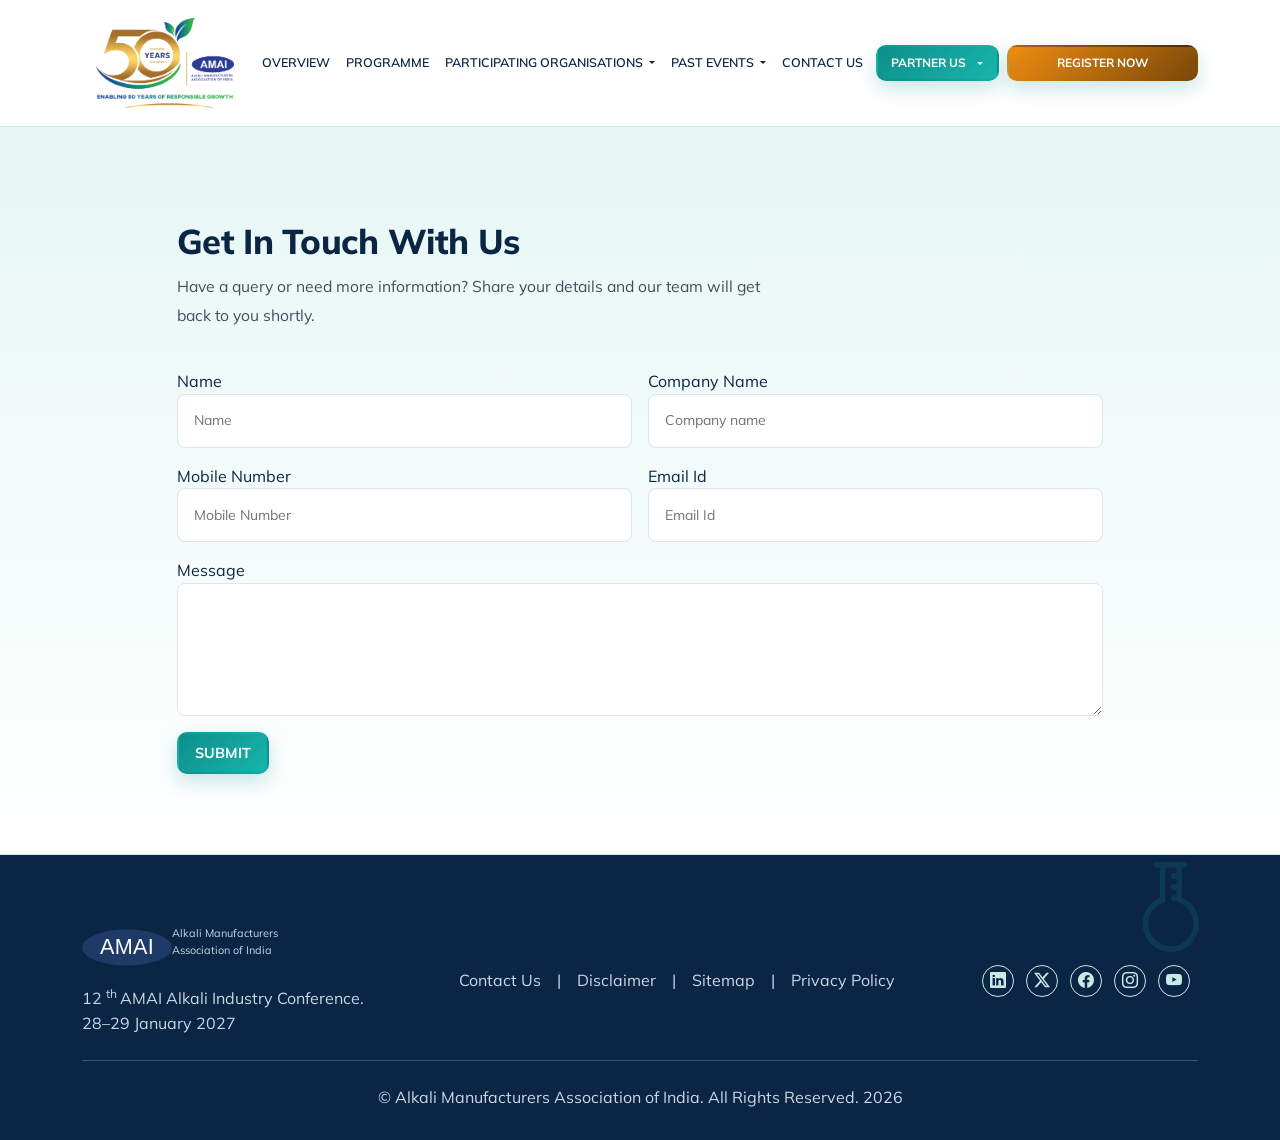
<file: partner-us.html>
<!DOCTYPE html>
<html lang="en">
    <head>
        <meta charset="utf-8"/>
        <meta content="width=device-width,initial-scale=1" name="viewport"/>
        <title>
            Enquiry – 12th AMAI Alkali Industry Conference 2027
        </title>
        <meta name="description" content="Submit your enquiry for the 12th AMAI Alkali Industry Conference, scheduled for 28–29 January 2027 at Andaz by Hyatt, Aerocity, New Delhi."/>
        <link rel="preconnect" href="https://fonts.googleapis.com"/>
        <link rel="preconnect" href="https://fonts.gstatic.com" crossorigin/>
        <link href="https://fonts.googleapis.com/css2?family=Mulish:ital,wght@0,300;0,400;0,500;0,600;0,700;0,800;1,400&amp;display=swap" rel="stylesheet"/>
        <link href="css/bootstrap-icons.min.css" rel="stylesheet"/>
        <link href="css/bootstrap/bootstrap.min.css" rel="stylesheet"/>
        <link href="img/f_icon.png" rel="icon" type="image/x-icon"/>
        <link rel="stylesheet" type="text/css" href="css/owl_css.css">
        <link href="css/style.css" rel="stylesheet" type="text/css"/>
        <link href="css/menu_css.css" rel="stylesheet" type="text/css"/>
        <link href="css/main_css.css" rel="stylesheet" type="text/css"/>
        <link href="css/responsive_style.css" rel="stylesheet" type="text/css"/>
    </head>
    <body>
         <header>
            <div class="ai_topbar">
                <div class="container">
                    <div class="row">
                        <div class="col-md-6 text-center text-md-start">
                            <span>
                                <i aria-hidden="true" class="bi bi-telephone me-2">
                                </i>
                                011-4302 7119 |
                                <i aria-hidden="true" class="bi bi-envelope me-2">
                                </i>
                                hkanand@ama-india.org
                            </span>
                        </div>
                        <div class="col-md-6 text-center text-md-end">
                            <div class="ai_soc ai_soc_top">
                                <a aria-label="LinkedIn" class="me-2" href="https://www.linkedin.com/company/amai-india/" rel="noopener" target="_blank">
                                    <i aria-hidden="true" class="bi bi-linkedin ai_ic">
                                    </i>
                                </a>
                                <a aria-label="X" class="me-2" href="https://twitter.com/amai_india" rel="noopener" target="_blank">
                                    <i aria-hidden="true" class="bi bi-twitter-x ai_ic">
                                    </i>
                                </a>
                                <a aria-label="Facebook" class="me-2" href="https://www.facebook.com/amai.india" rel="noopener" target="_blank">
                                    <i aria-hidden="true" class="bi bi-facebook ai_ic">
                                    </i>
                                </a>
                                <a aria-label="Instagram" class="me-2" href="https://www.instagram.com/amai.india/" rel="noopener" target="_blank">
                                    <i aria-hidden="true" class="bi bi-instagram ai_ic">
                                    </i>
                                </a>
                                <a aria-label="YouTube" class="me-2" href="https://www.youtube.com/channel/UCJQUXpEZ7qULElaCUJw4M0w" rel="noopener" target="_blank">
                                    <i aria-hidden="true" class="bi bi-youtube ai_ic">
                                    </i>
                                </a>
                            </div>
                        </div>
                    </div>
                </div>
            </div>
            <nav class="ai_nav navbar navbar-expand-xl">
                <div class="ai_nav_in container d-flex align-items-center justify-content-between gap-3">
                    <div class="ai_brand_group d-flex align-items-center">
                        <a class="ai_brand" href="#top">
                            <svg aria-label="AMAI" height="45" role="img" viewbox="0 0 250 100" width="90">
                                <ellipse cx="125" cy="50" fill="#1e3a66" rx="125" ry="50">
                                </ellipse>
                                <text dominant-baseline="middle" fill="#ffffff" font-family="Arial, Helvetica, sans-serif" font-size="60" letter-spacing="1" text-anchor="middle" x="125" y="53">
                                    AMAI
                                </text>
                            </svg>
                            <span>
                                Alkali Manufacturers
                                <br/>
                                Association of India
                            </span>
                        </a>
                        <span class="ai_brand_divider" aria-hidden="true">
                        </span>
                        <a class="ai_brand_50" href="#top">
                            <img alt="AMAI 50 Years – Enabling 50 years of responsible growth" src="img/50-years-logo.png"/>
                        </a>
                    </div>
                    <button aria-controls="aiNav" aria-expanded="false" aria-label="Toggle menu" class="ai_toggler navbar-toggler" data-bs-target="#aiNav" data-bs-toggle="collapse" type="button">
                        <i class="bi bi-list">
                        </i>
                    </button>
                    <div class="ai_nav_wrap collapse navbar-collapse" id="aiNav">
                        <ul class="ai_menu navbar-nav mx-auto">
                            <li class="nav-item">
                                <a class="ai_menu_link nav-link" href="#about">
                                    Overview
                                </a>
                            </li>
                            <li class="nav-item">
                                <a class="ai_menu_link nav-link" href="#programme">
                                    Programme
                                </a>
                            </li>
                            <li class="nav-item dropdown">
                                <a aria-expanded="false" class="ai_dd_toggle nav-link dropdown-toggle" data-bs-toggle="dropdown" href="#participate" role="button">
                                    Participating Organisations
                                </a>
                                <ul class="ai_dd dropdown-menu">
                                    <li>
                                        <a class="ai_menu_link" href="">
                                            Sponsors
                                        </a>
                                    </li>
                                    <li>
                                        <a class="ai_menu_link" href="">
                                            Exhibitors
                                        </a>
                                    </li>
                                    <li>
                                        <a class="ai_menu_link" href="">
                                            Media Partners
                                        </a>
                                    </li>
                                    <li>
                                        <a class="ai_menu_link" href="">
                                            Deligates
                                        </a>
                                    </li>
                                </ul>
                            </li>
                            <li class="nav-item dropdown">
                                <a aria-expanded="false" class="ai_dd_toggle nav-link dropdown-toggle" data-bs-toggle="dropdown" href="#organisations" role="button">
                                    Past Events
                                </a>
                                <ul class="ai_dd dropdown-menu">
                                    <li>
                                        <a class="ai_menu_link" href="#po-2026">
                                            2026
                                        </a>
                                    </li>
                                    <li>
                                        <a class="ai_menu_link" href="#po-2025">
                                            2025
                                        </a>
                                    </li>
                                    <li>
                                        <a class="ai_menu_link" href="#po-2024">
                                            2024
                                        </a>
                                    </li>
                                </ul>
                            </li>
                            <li class="nav-item">
                                <a class="ai_menu_link nav-link" href="#contact">
                                    Contact Us
                                </a>
                            </li>
                        </ul>
                        <div class="ai_nav_cta d-flex flex-wrap align-items-start align-items-xl-center gap-2 mt-3 mt-xl-0">
                            <div class="ai_partner dropdown">
                                <button aria-expanded="false" class="ai_btn dropdown-toggle" data-bs-toggle="dropdown" id="aiPartnerBtn" type="button">
                                    Partner Us
                                </button>
                                <ul aria-labelledby="aiPartnerBtn" class="ai_dd ai_partner_menu dropdown-menu">
                                    <li>
                                        <a class="ai_dd_item dropdown-item" href="partner-us.html">
                                            <i aria-hidden="true" class="bi bi-award">
                                            </i>
                                            Sponsorship
                                        </a>
                                    </li>
                                    <li>
                                        <a class="ai_dd_item dropdown-item" href="partner-us.html">
                                            <i aria-hidden="true" class="bi bi-shop-window">
                                            </i>
                                            Exhibitor
                                        </a>
                                    </li>
                                    <li>
                                        <a class="ai_dd_item dropdown-item" href="partner-us.html">
                                            <i aria-hidden="true" class="bi bi-megaphone">
                                            </i>
                                            Media Partner
                                        </a>
                                    </li>
                                    <!-- <li>
                                        <a class="ai_dd_item dropdown-item" href="#knowledge-partner">
                                            <i aria-hidden="true" class="bi bi-mortarboard">
                                            </i>
                                            Knowledge Partner
                                        </a>
                                    </li> -->
                                </ul>
                            </div>
                            <a class="ai_btn ai_btn_hlight px-lg-5" href="#register">
                                Register Now
                            </a>
                        </div>
                    </div>
                </div>
            </nav>
        </header>
        <main>
            <section class=" ai_bg_soft2 ai_sec">
                <div class="container">
                    <div class="row justify-content-center">
                        <div class="col-lg-10">
                            <div class="ai_partner_form">
                                <div class="pb-4">
                                    <h2 class="ai_title">
                                        Get in Touch With Us
                                    </h2>
                                    <p class="ai_sub">
                                        Have a query or need more information? Share your details and our team will get back to you shortly.
                                    </p>
                                </div>
                                <form name="formpartner" onsubmit="return vs_onclick_form_partner()"  action="mailpartnerform.php" method="post">
                                    <div class="row g-3">
                                        <div class="col-12 col-lg-6">
                                            <label>
                                                Name
                                            </label>
                                            <input type="text" class="form-control" placeholder="Name" name="name">
                                        </div>
                                        <div class="col-12 col-lg-6">
                                            <label>
                                                Company Name
                                            </label>
                                            <input type="text" class="form-control" placeholder="Company name" name="cname">
                                        </div>
                                        <div class="col-12 col-lg-6">
                                            <label>
                                                Mobile Number
                                            </label>
                                            <input type="number" class="form-control" placeholder="Mobile Number" name="contact" required>
                                        </div>
                                        <div class="col-12 col-lg-6">
                                            <label>
                                                Email Id
                                            </label>
                                            <input type="email" class="form-control" placeholder="Email Id" name="email" required>
                                        </div>
                                        <div class="col-12 col-lg-12">
                                            <label>
                                                Message
                                            </label>
                                            <textarea class="form-control " placeholder="Extra delegate names, special requests, etc." name="message" rows="5">

                                        
                                        
                                        
                                        
                                            </textarea>
                                        </div>
                                        <div class="col-12">
                                            <div class="">
                                                <button class="ai_btn" type="submit">
                                                    Submit
                                                </button>
                                            </div>
                                        </div>
                                    </div>
                                </form>
                            </div>
                        </div>
                    </div>
                </div>
            </section>
        </main>
        <footer class="ai_footer">
            <div class="container">
                <div class="row g-3 align-items-center">
                    <div class="col-lg-4">
                        <div>
                            <a class="ai_brand" href="#top">
                                <svg aria-label="AMAI" height="45" role="img" viewbox="0 0 250 100" width="90">
                                    <ellipse cx="125" cy="50" fill="#1e3a66" rx="125" ry="50">
                                    </ellipse>
                                    <text dominant-baseline="middle" fill="#ffffff" font-family="Arial, Helvetica, sans-serif" font-size="60" letter-spacing="1" text-anchor="middle" x="125" y="53">
                                        AMAI
                                    </text>
                                </svg>
                                <span>
                                    Alkali Manufacturers
                                    <br/>
                                    Association of India
                                </span>
                            </a>
                            <div class=" mt-3">
                                12
                                <sup>
                                    th
                                </sup>
                                AMAI Alkali Industry Conference.
                                <br>
                                28–29 January 2027
                            </div>
                        </div>
                    </div>
                    <div class="col-lg-5">
                        <div>
                            <!-- <div>
                                <h4 class="">
                                    Quick links
                                </h4>
                            </div> -->
                            <ul class="nav gap-1 gap-md-3 ">
                                <li>
                                    <a href="mailto:hkanand@ama-india.org">
                                        Contact Us
                                    </a>
                                </li>
                                <li>
                                    |
                                </li>
                                <li>
                                    <a href="" rel="" target="_blank">
                                        Disclaimer
                                    </a>
                                </li>
                                <li>
                                    |
                                </li>
                                <li>
                                    <a href="" rel="" target="_blank">
                                        Sitemap
                                    </a>
                                </li>
                                <li>
                                    |
                                </li>
                                <li>
                                    <a href="" rel="" target="_blank">
                                        Privacy Policy
                                    </a>
                                </li>
                            </ul>
                        </div>
                    </div>
                    <div class="col-lg-3 text-lg-end">
                        <div class="ai_soc">
                            <a aria-label="LinkedIn" class="me-2" href="https://www.linkedin.com/company/amai-india/" rel="noopener" target="_blank">
                                <i aria-hidden="true" class="bi bi-linkedin ai_ic">
                                </i>
                            </a>
                            <a aria-label="X" class="me-2" href="https://twitter.com/amai_india" rel="noopener" target="_blank">
                                <i aria-hidden="true" class="bi bi-twitter-x ai_ic">
                                </i>
                            </a>
                            <a aria-label="Facebook" class="me-2" href="https://www.facebook.com/amai.india" rel="noopener" target="_blank">
                                <i aria-hidden="true" class="bi bi-facebook ai_ic">
                                </i>
                            </a>
                            <a aria-label="Instagram" class="me-2" href="https://www.instagram.com/amai.india/" rel="noopener" target="_blank">
                                <i aria-hidden="true" class="bi bi-instagram ai_ic">
                                </i>
                            </a>
                            <a aria-label="YouTube" class="me-2" href="https://www.youtube.com/channel/UCJQUXpEZ7qULElaCUJw4M0w" rel="noopener" target="_blank">
                                <i aria-hidden="true" class="bi bi-youtube ai_ic">
                                </i>
                            </a>
                        </div>
                    </div>
                </div>
                <hr class="ai_hr"/>
                <div class="d-flex justify-content-center flex-wrap">
                    <span>
                        © Alkali Manufacturers Association of India. All Rights Reserved.
                        <script>
                            document.write(new Date().getFullYear())
                        </script>
                    </span>
                </div>
            </div>
        </footer>
        <a aria-label="Chat with us on WhatsApp" class="ai_wa" href="https://wa.me/919599117989?text=Hello%20AMAI%2C%20I%20would%20like%20to%20know%20more%20about%20the%2012th%20AMAI%20Alkali%20Industry%20Conference%202027." rel="noopener" target="_blank">
            <i aria-hidden="true" class="bi bi-whatsapp">
            </i>
            <span>
                WhatsApp
            </span>
        </a>
        <script src="js/jquery.min.js">
        </script>
        <script src="css/bootstrap/bootstrap.min.js">
        </script>
        <script src="js/owl.carousel.min.js">
        </script>
        <script src="js/ai_main.js">
        </script>
        
    </body>
</html>
</file>
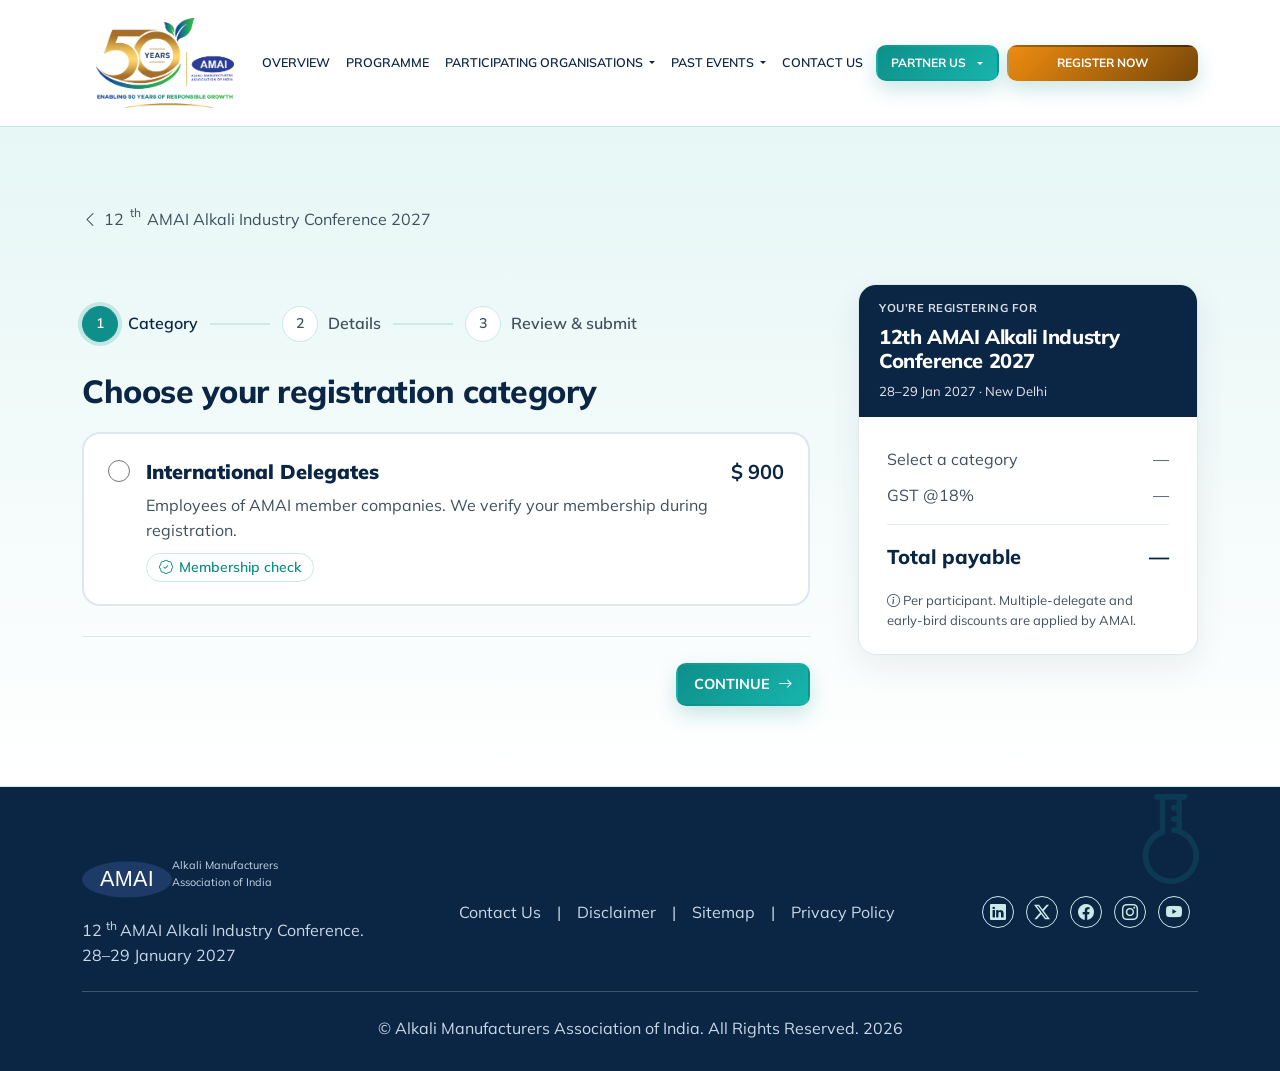
<file: register-foreign.html>
<!DOCTYPE html>
<html lang="en">
    <head>
        <meta charset="utf-8"/>
        <meta content="width=device-width,initial-scale=1" name="viewport"/>
        <title>
            Register – Non-Member Delegate | 12th AMAI Alkali Industry Conference 2027
        </title>
        <meta content="Register as a non-member delegate for the 12th AMAI Alkali Industry Conference, 28–29 January 2027, Andaz by Hyatt, Aerocity, New Delhi." name="description"/>
        <link rel="preconnect" href="https://fonts.googleapis.com"/>
        <link rel="preconnect" href="https://fonts.gstatic.com" crossorigin/>
        <link href="https://fonts.googleapis.com/css2?family=Mulish:ital,wght@0,300;0,400;0,500;0,600;0,700;0,800;1,400&amp;display=swap" rel="stylesheet"/>
        <link href="css/bootstrap-icons.min.css" rel="stylesheet"/>
        <link href="css/bootstrap/bootstrap.min.css" rel="stylesheet"/>
        <link href="img/f_icon.png" rel="icon" type="image/x-icon"/>
        <link rel="stylesheet" type="text/css" href="css/owl_css.css">
        <link href="css/style.css" rel="stylesheet" type="text/css"/>
        <link href="css/menu_css.css" rel="stylesheet" type="text/css"/>
        <link href="css/main_css.css" rel="stylesheet" type="text/css"/>
        <link href="css/responsive_style.css" rel="stylesheet" type="text/css"/>
    </head>
    <body>
          <header>
            <div class="ai_topbar">
                <div class="container">
                    <div class="row">
                        <div class="col-md-6 text-center text-md-start">
                            <span>
                                <i aria-hidden="true" class="bi bi-telephone me-2">
                                </i>
                                011-4302 7119 |
                                <i aria-hidden="true" class="bi bi-envelope me-2">
                                </i>
                                hkanand@ama-india.org
                            </span>
                        </div>
                        <div class="col-md-6 text-center text-md-end">
                            <div class="ai_soc ai_soc_top">
                                <a aria-label="LinkedIn" class="me-2" href="https://www.linkedin.com/company/amai-india/" rel="noopener" target="_blank">
                                    <i aria-hidden="true" class="bi bi-linkedin ai_ic">
                                    </i>
                                </a>
                                <a aria-label="X" class="me-2" href="https://twitter.com/amai_india" rel="noopener" target="_blank">
                                    <i aria-hidden="true" class="bi bi-twitter-x ai_ic">
                                    </i>
                                </a>
                                <a aria-label="Facebook" class="me-2" href="https://www.facebook.com/amai.india" rel="noopener" target="_blank">
                                    <i aria-hidden="true" class="bi bi-facebook ai_ic">
                                    </i>
                                </a>
                                <a aria-label="Instagram" class="me-2" href="https://www.instagram.com/amai.india/" rel="noopener" target="_blank">
                                    <i aria-hidden="true" class="bi bi-instagram ai_ic">
                                    </i>
                                </a>
                                <a aria-label="YouTube" class="me-2" href="https://www.youtube.com/channel/UCJQUXpEZ7qULElaCUJw4M0w" rel="noopener" target="_blank">
                                    <i aria-hidden="true" class="bi bi-youtube ai_ic">
                                    </i>
                                </a>
                            </div>
                        </div>
                    </div>
                </div>
            </div>
            <nav class="ai_nav navbar navbar-expand-xl">
                <div class="ai_nav_in container d-flex align-items-center justify-content-between gap-3">
                    <div class="ai_brand_group d-flex align-items-center">
                        <a class="ai_brand" href="#top">
                            <svg aria-label="AMAI" height="45" role="img" viewbox="0 0 250 100" width="90">
                                <ellipse cx="125" cy="50" fill="#1e3a66" rx="125" ry="50">
                                </ellipse>
                                <text dominant-baseline="middle" fill="#ffffff" font-family="Arial, Helvetica, sans-serif" font-size="60" letter-spacing="1" text-anchor="middle" x="125" y="53">
                                    AMAI
                                </text>
                            </svg>
                            <span>
                                Alkali Manufacturers
                                <br/>
                                Association of India
                            </span>
                        </a>
                        <span class="ai_brand_divider" aria-hidden="true">
                        </span>
                        <a class="ai_brand_50" href="#top">
                            <img alt="AMAI 50 Years – Enabling 50 years of responsible growth" src="img/50-years-logo.png"/>
                        </a>
                    </div>
                    <button aria-controls="aiNav" aria-expanded="false" aria-label="Toggle menu" class="ai_toggler navbar-toggler" data-bs-target="#aiNav" data-bs-toggle="collapse" type="button">
                        <i class="bi bi-list">
                        </i>
                    </button>
                    <div class="ai_nav_wrap collapse navbar-collapse" id="aiNav">
                        <ul class="ai_menu navbar-nav mx-auto">
                            <li class="nav-item">
                                <a class="ai_menu_link nav-link" href="#about">
                                    Overview
                                </a>
                            </li>
                            <li class="nav-item">
                                <a class="ai_menu_link nav-link" href="#programme">
                                    Programme
                                </a>
                            </li>
                            <li class="nav-item dropdown">
                                <a aria-expanded="false" class="ai_dd_toggle nav-link dropdown-toggle" data-bs-toggle="dropdown" href="#participate" role="button">
                                    Participating Organisations
                                </a>
                                <ul class="ai_dd dropdown-menu">
                                    <li>
                                        <a class="ai_menu_link" href="">
                                            Sponsors
                                        </a>
                                    </li>
                                    <li>
                                        <a class="ai_menu_link" href="">
                                            Exhibitors
                                        </a>
                                    </li>
                                    <li>
                                        <a class="ai_menu_link" href="">
                                            Media Partners
                                        </a>
                                    </li>
                                    <li>
                                        <a class="ai_menu_link" href="">
                                            Deligates
                                        </a>
                                    </li>
                                </ul>
                            </li>
                            <li class="nav-item dropdown">
                                <a aria-expanded="false" class="ai_dd_toggle nav-link dropdown-toggle" data-bs-toggle="dropdown" href="#organisations" role="button">
                                    Past Events
                                </a>
                                <ul class="ai_dd dropdown-menu">
                                    <li>
                                        <a class="ai_menu_link" href="#po-2026">
                                            2026
                                        </a>
                                    </li>
                                    <li>
                                        <a class="ai_menu_link" href="#po-2025">
                                            2025
                                        </a>
                                    </li>
                                    <li>
                                        <a class="ai_menu_link" href="#po-2024">
                                            2024
                                        </a>
                                    </li>
                                </ul>
                            </li>
                            <li class="nav-item">
                                <a class="ai_menu_link nav-link" href="#contact">
                                    Contact Us
                                </a>
                            </li>
                        </ul>
                        <div class="ai_nav_cta d-flex flex-wrap align-items-start align-items-xl-center gap-2 mt-3 mt-xl-0">
                            <div class="ai_partner dropdown">
                                <button aria-expanded="false" class="ai_btn dropdown-toggle" data-bs-toggle="dropdown" id="aiPartnerBtn" type="button">
                                    Partner Us
                                </button>
                                <ul aria-labelledby="aiPartnerBtn" class="ai_dd ai_partner_menu dropdown-menu">
                                    <li>
                                        <a class="ai_dd_item dropdown-item" href="partner-us.html">
                                            <i aria-hidden="true" class="bi bi-award">
                                            </i>
                                            Sponsorship
                                        </a>
                                    </li>
                                    <li>
                                        <a class="ai_dd_item dropdown-item" href="partner-us.html">
                                            <i aria-hidden="true" class="bi bi-shop-window">
                                            </i>
                                            Exhibitor
                                        </a>
                                    </li>
                                    <li>
                                        <a class="ai_dd_item dropdown-item" href="partner-us.html">
                                            <i aria-hidden="true" class="bi bi-megaphone">
                                            </i>
                                            Media Partner
                                        </a>
                                    </li>
                                    <!-- <li>
                                        <a class="ai_dd_item dropdown-item" href="#knowledge-partner">
                                            <i aria-hidden="true" class="bi bi-mortarboard">
                                            </i>
                                            Knowledge Partner
                                        </a>
                                    </li> -->
                                </ul>
                            </div>
                            <a class="ai_btn ai_btn_hlight px-lg-5" href="#register">
                                Register Now
                            </a>
                        </div>
                    </div>
                </div>
            </nav>
        </header>
        <main class="ai_reg_main ">
        <section class="ai_reg_top ai_bg_soft2 ai_sec">
            <div class="container">
                <a class="ai_reg_back" href="index.html#register"><i aria-hidden="true" class="bi bi-chevron-left"></i> 12<sup>th</sup> AMAI Alkali Industry Conference 2027</a>
                <div class="row g-4 g-xl-5 mt-1">
                    <div class="col-lg-8 order-2 order-lg-1">
                        <ol class="ai_reg_steps" id="aiSteps">
                            <li class="ai_active" data-step="1"><span>1</span> Category</li>
                            <li data-step="2"><span>2</span> Details</li>
                            <li data-step="3"><span>3</span> Review &amp; submit</li>
                        </ol>
                        <div class="alert d-none" id="aiRegAlert" role="alert"></div>
                        <form id="aiRegForm" name="formget" action="mailgetform.php" method="post" novalidate>
                            <input type="hidden" name="regtype" id="aiRegtype" value="">

                            <!-- STEP 1 -->
                            <div class="ai_reg_panel" data-panel="1">
                                <h1 class="ai_reg_h">Choose your registration category</h1>
                                <label class="ai_reg_opt" for="aiCatMember">
                                    
                                      <input type="radio" name="category" value="international"
         data-label="International delegates" data-price="900"
         data-currency="USD" data-gst="0">
                                    <span class="ai_reg_opt_body">
                                        <span class="ai_reg_opt_row"><b> International Delegates</b><span class="ai_reg_price">$ 900 <small></small></span></span>
                                        <span class="ai_reg_opt_txt">Employees of AMAI member companies. We verify your membership during registration.</span>
                                        <span class="ai_reg_tag"><i aria-hidden="true" class="bi bi-patch-check"></i> Membership check</span>
                                    </span>
                                </label>
                                
                                <div class="ai_reg_actions justify-content-end">
                                    <button class="ai_btn" type="button" data-next="2">Continue <i aria-hidden="true" class="bi bi-arrow-right"></i></button>
                                </div>
                            </div>

                            <!-- STEP 2 -->
                            <div class="ai_reg_panel d-none" data-panel="2">
                                <h1 class="ai_reg_h">Delegate details</h1>
                                <p class="ai_muted">Fields marked <span class="ai_reg_req">*</span> are required.</p>
                                <div class="row g-3">
                                    <div class="col-12 col-md-6">
                                        <label for="aiName">Name <span class="ai_reg_req">*</span></label>
                                        <input type="text" class="form-control" id="aiName" name="name" placeholder="Name" autocomplete="name" required>
                                        <div class="invalid-feedback">Please enter your name.</div>
                                    </div>
                                    <div class="col-12 col-md-6">
                                        <label for="aiCname">Company Name</label>
                                        <input type="text" class="form-control" id="aiCname" name="cname" placeholder="Company name" autocomplete="organization">
                                    </div>
                                    <div class="col-12 col-md-6">
                                        <label for="aiContact">Mobile Number <span class="ai_reg_req">*</span></label>
                                        <input type="tel" class="form-control" id="aiContact" name="contact" placeholder="Mobile Number" autocomplete="tel" inputmode="tel" pattern="[0-9+\-\s]{8,15}" required>
                                        <div class="invalid-feedback">Please enter a valid mobile number (8–15 digits).</div>
                                    </div>
                                    <div class="col-12 col-md-6">
                                        <label for="aiEmail">Email Id <span class="ai_reg_req">*</span></label>
                                        <input type="email" class="form-control" id="aiEmail" name="email" placeholder="Email Id" autocomplete="email" required>
                                        <div class="invalid-feedback">Please enter a valid email address.</div>
                                    </div>
                                    <div class="col-12 col-md-12">
                                        <label for="aiDelegates">Number of Delegates <span class="ai_reg_req">*</span></label>
                                        <select class="form-select" id="aiDelegates" name="delegates" required>
                                            <option value="">Number of delegates</option>
                                            <option value="1">1</option>
                                            <option value="2">2</option>
                                            <option value="3">3</option>
                                            <option value="4">4</option>
                                            <option value="5 or more">5 or more</option>
                                        </select>
                                        <div class="invalid-feedback">Please select the number of delegates.</div>
                                    </div>
                                    <!-- <div class="col-12">
                                        <label for="aiMessage">Message</label>
                                        <textarea class="form-control" id="aiMessage" name="message" placeholder="Extra delegate names, special requests, etc." rows="4"></textarea>
                                    </div> -->
                                </div>
                                <div class="ai_reg_actions">
                                    <button class="ai_btn ai_reg_ghost" type="button" data-next="1"><i aria-hidden="true" class="bi bi-arrow-left"></i> Back</button>
                                    <button class="ai_btn" type="button" data-next="3">Continue <i aria-hidden="true" class="bi bi-arrow-right"></i></button>
                                </div>
                            </div>

                            <!-- STEP 3 -->
                            <div class="ai_reg_panel d-none" data-panel="3">
                                <h1 class="ai_reg_h">Review your registration</h1>
                                <div class="ai_reg_review" id="aiReview"></div>
                                <div class="ai_reg_actions">
                                    <button class="ai_btn ai_reg_ghost" type="button" data-next="2"><i aria-hidden="true" class="bi bi-arrow-left"></i> Back</button>
                                    <div class="d-flex flex-wrap gap-2">
                                        <button class="ai_btn ai_wa_btn" id="waRegister" type="button"><i aria-hidden="true" class="bi bi-whatsapp ai_ic"></i> Send on WhatsApp</button>
                                        <button class="ai_btn" type="submit" id="aiRegSubmit"><span class="ai_reg_btn_txt">Submit registration</span></button>
                                    </div>
                                </div>
                            </div>
                        </form>
                    </div>

                    <div class="col-lg-4 order-1 order-lg-2">
                        <aside class="ai_reg_sum">
                            <div class="ai_reg_sum_head">
                                <small>You’re registering for</small>
                                <h2>12th AMAI Alkali Industry Conference 2027</h2>
                                <span>28–29 Jan 2027 · New Delhi</span>
                            </div>
                            <div class="ai_reg_sum_body">
                                <div class="ai_reg_sum_row"><span id="aiSumLabel">Select a category</span><span id="aiSumBase">—</span></div>
                                <div class="ai_reg_sum_row"><span>GST @18%</span><span id="aiSumGst">—</span></div>
                                <div class="ai_reg_sum_total"><span>Total payable</span><span id="aiSumTotal">—</span></div>
                                <p class="ai_reg_note mb-0"><i aria-hidden="true" class="bi bi-info-circle"></i> Per participant. Multiple-delegate and early-bird discounts are applied by AMAI.</p>
                            </div>
                        </aside>
                    </div>
                </div>
            </div>
        </section>
        </main>
        <footer class="ai_footer">
            <div class="container">
                <div class="row g-3 align-items-center">
                    <div class="col-lg-4">
                        <div>
                            <a class="ai_brand" href="#top">
                                <svg aria-label="AMAI" height="45" role="img" viewbox="0 0 250 100" width="90">
                                    <ellipse cx="125" cy="50" fill="#1e3a66" rx="125" ry="50">
                                    </ellipse>
                                    <text dominant-baseline="middle" fill="#ffffff" font-family="Arial, Helvetica, sans-serif" font-size="60" letter-spacing="1" text-anchor="middle" x="125" y="53">
                                        AMAI
                                    </text>
                                </svg>
                                <span>
                                    Alkali Manufacturers
                                    <br/>
                                    Association of India
                                </span>
                            </a>
                            <div class=" mt-3">
                                12
                                <sup>
                                    th
                                </sup>
                                AMAI Alkali Industry Conference.
                                <br>
                                28–29 January 2027
                            </div>
                        </div>
                    </div>
                    <div class="col-lg-5">
                        <div>
                            <!-- <div>
                                <h4 class="">
                                    Quick links
                                </h4>
                            </div> -->
                            <ul class="nav gap-1 gap-md-3 ">
                                <li>
                                    <a href="mailto:hkanand@ama-india.org">
                                        Contact Us
                                    </a>
                                </li>
                                <li>
                                    |
                                </li>
                                <li>
                                    <a href="" rel="" target="_blank">
                                        Disclaimer
                                    </a>
                                </li>
                                <li>
                                    |
                                </li>
                                <li>
                                    <a href="" rel="" target="_blank">
                                        Sitemap
                                    </a>
                                </li>
                                <li>
                                    |
                                </li>
                                <li>
                                    <a href="" rel="" target="_blank">
                                        Privacy Policy
                                    </a>
                                </li>
                            </ul>
                        </div>
                    </div>
                    <div class="col-lg-3 text-lg-end">
                        <div class="ai_soc">
                            <a aria-label="LinkedIn" class="me-2" href="https://www.linkedin.com/company/amai-india/" rel="noopener" target="_blank">
                                <i aria-hidden="true" class="bi bi-linkedin ai_ic">
                                </i>
                            </a>
                            <a aria-label="X" class="me-2" href="https://twitter.com/amai_india" rel="noopener" target="_blank">
                                <i aria-hidden="true" class="bi bi-twitter-x ai_ic">
                                </i>
                            </a>
                            <a aria-label="Facebook" class="me-2" href="https://www.facebook.com/amai.india" rel="noopener" target="_blank">
                                <i aria-hidden="true" class="bi bi-facebook ai_ic">
                                </i>
                            </a>
                            <a aria-label="Instagram" class="me-2" href="https://www.instagram.com/amai.india/" rel="noopener" target="_blank">
                                <i aria-hidden="true" class="bi bi-instagram ai_ic">
                                </i>
                            </a>
                            <a aria-label="YouTube" class="me-2" href="https://www.youtube.com/channel/UCJQUXpEZ7qULElaCUJw4M0w" rel="noopener" target="_blank">
                                <i aria-hidden="true" class="bi bi-youtube ai_ic">
                                </i>
                            </a>
                        </div>
                    </div>
                </div>
                <hr class="ai_hr"/>
                <div class="d-flex justify-content-center flex-wrap">
                    <span>
                        © Alkali Manufacturers Association of India. All Rights Reserved.
                        <script>
                            document.write(new Date().getFullYear())
                        </script>
                    </span>
                </div>
            </div>
        </footer>
        <a aria-label="Chat with us on WhatsApp" class="ai_wa" href="https://wa.me/919599117989?text=Hello%20AMAI%2C%20I%20would%20like%20to%20know%20more%20about%20the%2012th%20AMAI%20Alkali%20Industry%20Conference%202027." rel="noopener" target="_blank">
            <i aria-hidden="true" class="bi bi-whatsapp">
            </i>
            <span>
                WhatsApp
            </span>
        </a>
        <script src="js/jquery.min.js"></script>
        <script src="css/bootstrap/bootstrap.min.js"></script>
        <script src="js/owl.carousel.min.js"></script>
        <script src="js/ai_main.js"></script>
        <script src="js/ai_register.js"></script>
    </body>
</html>
</file>
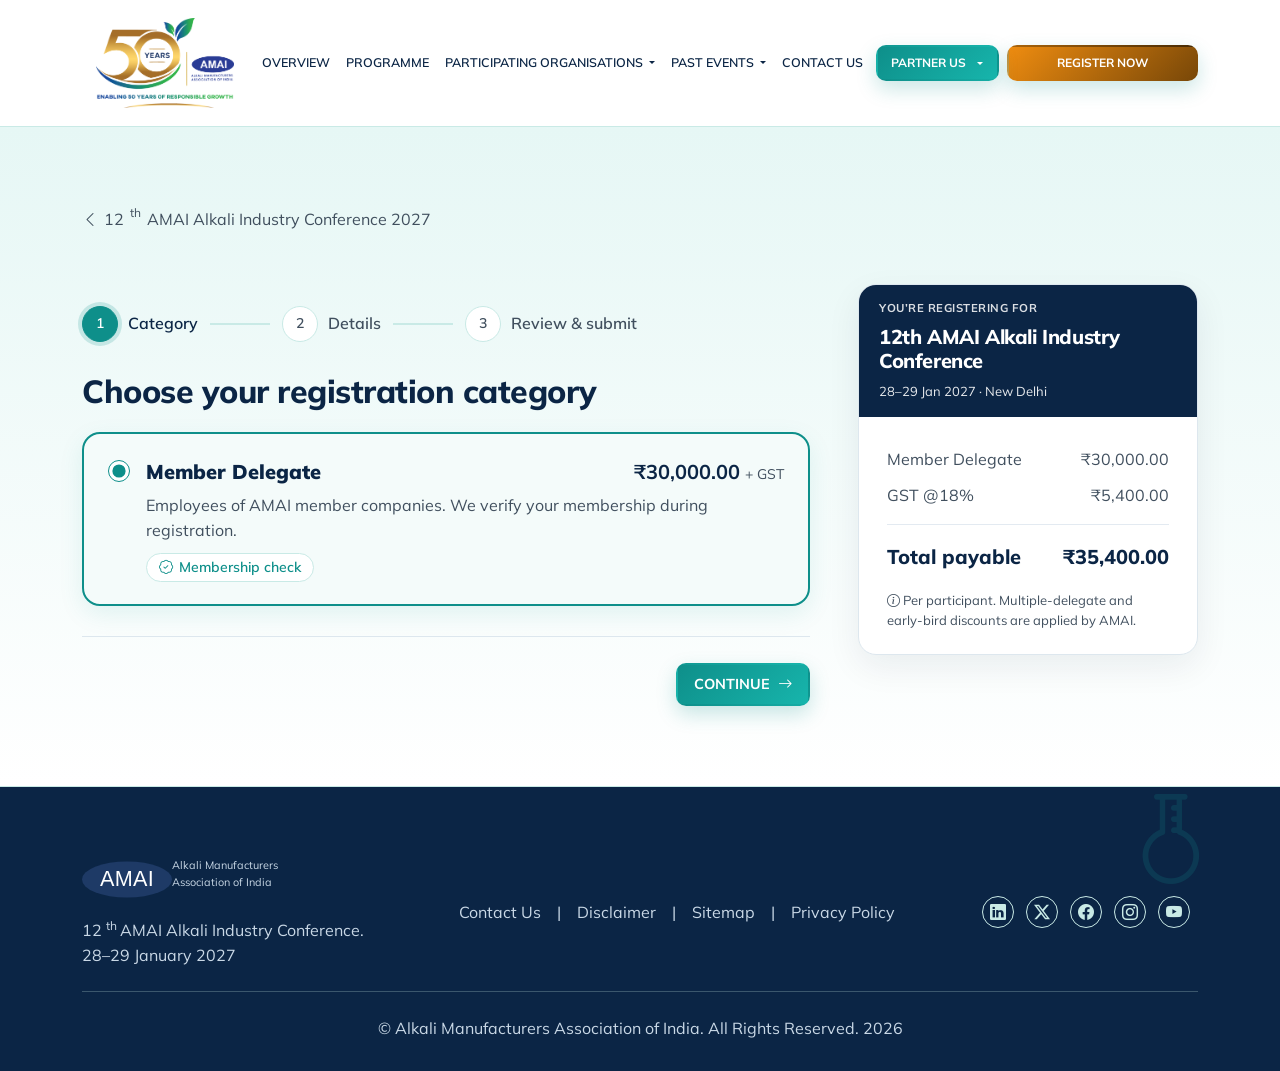
<file: register-member.html>
<!DOCTYPE html>
<html lang="en">
    <head>
        <meta charset="utf-8"/>
        <meta content="width=device-width,initial-scale=1" name="viewport"/>
        <title>
            Register – Non-Member Delegate | 12th AMAI Alkali Industry Conference 2027
        </title>
        <meta content="Register as a non-member delegate for the 12th AMAI Alkali Industry Conference, 28–29 January 2027, Andaz by Hyatt, Aerocity, New Delhi." name="description"/>
        <link rel="preconnect" href="https://fonts.googleapis.com"/>
        <link rel="preconnect" href="https://fonts.gstatic.com" crossorigin/>
        <link href="https://fonts.googleapis.com/css2?family=Mulish:ital,wght@0,300;0,400;0,500;0,600;0,700;0,800;1,400&amp;display=swap" rel="stylesheet"/>
        <link href="css/bootstrap-icons.min.css" rel="stylesheet"/>
        <link href="css/bootstrap/bootstrap.min.css" rel="stylesheet"/>
        <link href="img/f_icon.png" rel="icon" type="image/x-icon"/>
        <link rel="stylesheet" type="text/css" href="css/owl_css.css">
        <link href="css/style.css" rel="stylesheet" type="text/css"/>
        <link href="css/menu_css.css" rel="stylesheet" type="text/css"/>
        <link href="css/main_css.css" rel="stylesheet" type="text/css"/>
        <link href="css/responsive_style.css" rel="stylesheet" type="text/css"/>
    </head>
    <body>
         <header>
            <div class="ai_topbar">
                <div class="container">
                    <div class="row">
                        <div class="col-md-6 text-center text-md-start">
                            <span>
                                <i aria-hidden="true" class="bi bi-telephone me-2">
                                </i>
                                011-4302 7119 |
                                <i aria-hidden="true" class="bi bi-envelope me-2">
                                </i>
                                hkanand@ama-india.org
                            </span>
                        </div>
                        <div class="col-md-6 text-center text-md-end">
                            <div class="ai_soc ai_soc_top">
                                <a aria-label="LinkedIn" class="me-2" href="https://www.linkedin.com/company/amai-india/" rel="noopener" target="_blank">
                                    <i aria-hidden="true" class="bi bi-linkedin ai_ic">
                                    </i>
                                </a>
                                <a aria-label="X" class="me-2" href="https://twitter.com/amai_india" rel="noopener" target="_blank">
                                    <i aria-hidden="true" class="bi bi-twitter-x ai_ic">
                                    </i>
                                </a>
                                <a aria-label="Facebook" class="me-2" href="https://www.facebook.com/amai.india" rel="noopener" target="_blank">
                                    <i aria-hidden="true" class="bi bi-facebook ai_ic">
                                    </i>
                                </a>
                                <a aria-label="Instagram" class="me-2" href="https://www.instagram.com/amai.india/" rel="noopener" target="_blank">
                                    <i aria-hidden="true" class="bi bi-instagram ai_ic">
                                    </i>
                                </a>
                                <a aria-label="YouTube" class="me-2" href="https://www.youtube.com/channel/UCJQUXpEZ7qULElaCUJw4M0w" rel="noopener" target="_blank">
                                    <i aria-hidden="true" class="bi bi-youtube ai_ic">
                                    </i>
                                </a>
                            </div>
                        </div>
                    </div>
                </div>
            </div>
            <nav class="ai_nav navbar navbar-expand-xl">
                <div class="ai_nav_in container d-flex align-items-center justify-content-between gap-3">
                    <div class="ai_brand_group d-flex align-items-center">
                        <a class="ai_brand" href="#top">
                            <svg aria-label="AMAI" height="45" role="img" viewbox="0 0 250 100" width="90">
                                <ellipse cx="125" cy="50" fill="#1e3a66" rx="125" ry="50">
                                </ellipse>
                                <text dominant-baseline="middle" fill="#ffffff" font-family="Arial, Helvetica, sans-serif" font-size="60" letter-spacing="1" text-anchor="middle" x="125" y="53">
                                    AMAI
                                </text>
                            </svg>
                            <span>
                                Alkali Manufacturers
                                <br/>
                                Association of India
                            </span>
                        </a>
                        <span class="ai_brand_divider" aria-hidden="true">
                        </span>
                        <a class="ai_brand_50" href="#top">
                            <img alt="AMAI 50 Years – Enabling 50 years of responsible growth" src="img/50-years-logo.png"/>
                        </a>
                    </div>
                    <button aria-controls="aiNav" aria-expanded="false" aria-label="Toggle menu" class="ai_toggler navbar-toggler" data-bs-target="#aiNav" data-bs-toggle="collapse" type="button">
                        <i class="bi bi-list">
                        </i>
                    </button>
                    <div class="ai_nav_wrap collapse navbar-collapse" id="aiNav">
                        <ul class="ai_menu navbar-nav mx-auto">
                            <li class="nav-item">
                                <a class="ai_menu_link nav-link" href="#about">
                                    Overview
                                </a>
                            </li>
                            <li class="nav-item">
                                <a class="ai_menu_link nav-link" href="#programme">
                                    Programme
                                </a>
                            </li>
                            <li class="nav-item dropdown">
                                <a aria-expanded="false" class="ai_dd_toggle nav-link dropdown-toggle" data-bs-toggle="dropdown" href="#participate" role="button">
                                    Participating Organisations
                                </a>
                                <ul class="ai_dd dropdown-menu">
                                    <li>
                                        <a class="ai_menu_link" href="">
                                            Sponsors
                                        </a>
                                    </li>
                                    <li>
                                        <a class="ai_menu_link" href="">
                                            Exhibitors
                                        </a>
                                    </li>
                                    <li>
                                        <a class="ai_menu_link" href="">
                                            Media Partners
                                        </a>
                                    </li>
                                    <li>
                                        <a class="ai_menu_link" href="">
                                            Deligates
                                        </a>
                                    </li>
                                </ul>
                            </li>
                            <li class="nav-item dropdown">
                                <a aria-expanded="false" class="ai_dd_toggle nav-link dropdown-toggle" data-bs-toggle="dropdown" href="#organisations" role="button">
                                    Past Events
                                </a>
                                <ul class="ai_dd dropdown-menu">
                                    <li>
                                        <a class="ai_menu_link" href="#po-2026">
                                            2026
                                        </a>
                                    </li>
                                    <li>
                                        <a class="ai_menu_link" href="#po-2025">
                                            2025
                                        </a>
                                    </li>
                                    <li>
                                        <a class="ai_menu_link" href="#po-2024">
                                            2024
                                        </a>
                                    </li>
                                </ul>
                            </li>
                            <li class="nav-item">
                                <a class="ai_menu_link nav-link" href="#contact">
                                    Contact Us
                                </a>
                            </li>
                        </ul>
                        <div class="ai_nav_cta d-flex flex-wrap align-items-start align-items-xl-center gap-2 mt-3 mt-xl-0">
                            <div class="ai_partner dropdown">
                                <button aria-expanded="false" class="ai_btn dropdown-toggle" data-bs-toggle="dropdown" id="aiPartnerBtn" type="button">
                                    Partner Us
                                </button>
                                <ul aria-labelledby="aiPartnerBtn" class="ai_dd ai_partner_menu dropdown-menu">
                                    <li>
                                        <a class="ai_dd_item dropdown-item" href="partner-us.html">
                                            <i aria-hidden="true" class="bi bi-award">
                                            </i>
                                            Sponsorship
                                        </a>
                                    </li>
                                    <li>
                                        <a class="ai_dd_item dropdown-item" href="partner-us.html">
                                            <i aria-hidden="true" class="bi bi-shop-window">
                                            </i>
                                            Exhibitor
                                        </a>
                                    </li>
                                    <li>
                                        <a class="ai_dd_item dropdown-item" href="partner-us.html">
                                            <i aria-hidden="true" class="bi bi-megaphone">
                                            </i>
                                            Media Partner
                                        </a>
                                    </li>
                                    <!-- <li>
                                        <a class="ai_dd_item dropdown-item" href="#knowledge-partner">
                                            <i aria-hidden="true" class="bi bi-mortarboard">
                                            </i>
                                            Knowledge Partner
                                        </a>
                                    </li> -->
                                </ul>
                            </div>
                            <a class="ai_btn ai_btn_hlight px-lg-5" href="#register">
                                Register Now
                            </a>
                        </div>
                    </div>
                </div>
            </nav>
        </header>
        <main class="ai_reg_main ">
        <section class="ai_reg_top ai_bg_soft2 ai_sec">
            <div class="container">
                <a class="ai_reg_back" href="index.html#register"><i aria-hidden="true" class="bi bi-chevron-left"></i> 12<sup>th</sup> AMAI Alkali Industry Conference 2027</a>
                <div class="row g-4 g-xl-5 mt-1">
                    <div class="col-lg-8 order-2 order-lg-1">
                        <ol class="ai_reg_steps" id="aiSteps">
                            <li class="ai_active" data-step="1"><span>1</span> Category</li>
                            <li data-step="2"><span>2</span> Details</li>
                            <li data-step="3"><span>3</span> Review &amp; submit</li>
                        </ol>
                        <div class="alert d-none" id="aiRegAlert" role="alert"></div>
                        <form id="aiRegForm" name="formget" action="mailgetform.php" method="post" novalidate>
                            <input type="hidden" name="regtype" id="aiRegtype" value="">

                            <!-- STEP 1 -->
                            <div class="ai_reg_panel" data-panel="1">
                                <h1 class="ai_reg_h">Choose your registration category</h1>
                                <label class="ai_reg_opt" for="aiCatMember">
                                    <input type="radio" name="category" id="aiCatMember" value="member" data-label="Member delegate" data-price="30000">
                                    <span class="ai_reg_opt_body">
                                        <span class="ai_reg_opt_row"><b>Member Delegate</b><span class="ai_reg_price">₹30,000.00 <small>+ GST</small></span></span>
                                        <span class="ai_reg_opt_txt">Employees of AMAI member companies. We verify your membership during registration.</span>
                                        <span class="ai_reg_tag"><i aria-hidden="true" class="bi bi-patch-check"></i> Membership check</span>
                                    </span>
                                </label>
                                <!-- <label class="ai_reg_opt" for="aiCatNon">
                                    <input type="radio" name="category" id="aiCatNon" value="non-member" data-label="Non-member delegate" data-price="35000">
                                    <span class="ai_reg_opt_body">
                                        <span class="ai_reg_opt_row"><b>Non-member delegate</b><span class="ai_reg_price">₹35,000.00 <small>+ GST</small></span></span>
                                        <span class="ai_reg_opt_txt">Indian participants from non-member organisations.</span>
                                    </span>
                                </label> -->
                                <div class="ai_reg_actions justify-content-end">
                                    <button class="ai_btn" type="button" data-next="2">Continue <i aria-hidden="true" class="bi bi-arrow-right"></i></button>
                                </div>
                            </div>

                            <!-- STEP 2 -->
                            <div class="ai_reg_panel d-none" data-panel="2">
                                <h1 class="ai_reg_h">Delegate details</h1>
                                <p class="ai_muted">Fields marked <span class="ai_reg_req">*</span> are required.</p>
                                <div class="row g-3">
                                    <div class="col-12 col-md-6">
                                        <label for="aiName">Name <span class="ai_reg_req">*</span></label>
                                        <input type="text" class="form-control" id="aiName" name="name" placeholder="Name" autocomplete="name" required>
                                        <div class="invalid-feedback">Please enter your name.</div>
                                    </div>
                                    <div class="col-12 col-md-6">
                                        <label for="aiCname">Company Name</label>
                                        <input type="text" class="form-control" id="aiCname" name="cname" placeholder="Company name" autocomplete="organization">
                                    </div>
                                    <div class="col-12 col-md-6">
                                        <label for="aiContact">Mobile Number <span class="ai_reg_req">*</span></label>
                                        <input type="tel" class="form-control" id="aiContact" name="contact" placeholder="Mobile Number" autocomplete="tel" inputmode="tel" pattern="[0-9+\-\s]{8,15}" required>
                                        <div class="invalid-feedback">Please enter a valid mobile number (8–15 digits).</div>
                                    </div>
                                    <div class="col-12 col-md-6">
                                        <label for="aiEmail">Email Id <span class="ai_reg_req">*</span></label>
                                        <input type="email" class="form-control" id="aiEmail" name="email" placeholder="Email Id" autocomplete="email" required>
                                        <div class="invalid-feedback">Please enter a valid email address.</div>
                                    </div>
                                    <div class="col-12 col-md-12">
                                        <label for="aiDelegates">Number of Delegates <span class="ai_reg_req">*</span></label>
                                        <select class="form-select" id="aiDelegates" name="delegates" required>
                                            <option value="">Number of delegates</option>
                                            <option value="1">1</option>
                                            <option value="2">2</option>
                                            <option value="3">3</option>
                                            <option value="4">4</option>
                                            <option value="5 or more">5 or more</option>
                                        </select>
                                        <div class="invalid-feedback">Please select the number of delegates.</div>
                                    </div>
                                    <!-- <div class="col-12">
                                        <label for="aiMessage">Message</label>
                                        <textarea class="form-control" id="aiMessage" name="message" placeholder="Extra delegate names, special requests, etc." rows="4"></textarea>
                                    </div> -->
                                </div>
                                <div class="ai_reg_actions">
                                    <button class="ai_btn ai_reg_ghost" type="button" data-next="1"><i aria-hidden="true" class="bi bi-arrow-left"></i> Back</button>
                                    <button class="ai_btn" type="button" data-next="3">Continue <i aria-hidden="true" class="bi bi-arrow-right"></i></button>
                                </div>
                            </div>

                            <!-- STEP 3 -->
                            <div class="ai_reg_panel d-none" data-panel="3">
                                <h1 class="ai_reg_h">Review your registration</h1>
                                <div class="ai_reg_review" id="aiReview"></div>
                                <div class="ai_reg_actions">
                                    <button class="ai_btn ai_reg_ghost" type="button" data-next="2"><i aria-hidden="true" class="bi bi-arrow-left"></i> Back</button>
                                    <div class="d-flex flex-wrap gap-2">
                                        <button class="ai_btn ai_wa_btn" id="waRegister" type="button"><i aria-hidden="true" class="bi bi-whatsapp ai_ic"></i> Send on WhatsApp</button>
                                        <button class="ai_btn" type="submit" id="aiRegSubmit"><span class="ai_reg_btn_txt">Submit registration</span></button>
                                    </div>
                                </div>
                            </div>
                        </form>
                    </div>

                    <div class="col-lg-4 order-1 order-lg-2">
                        <aside class="ai_reg_sum">
                            <div class="ai_reg_sum_head">
                                <small>You’re registering for</small>
                                <h2>12th AMAI Alkali Industry Conference</h2>
                                <span>28–29 Jan 2027 · New Delhi</span>
                            </div>
                            <div class="ai_reg_sum_body">
                                <div class="ai_reg_sum_row"><span id="aiSumLabel">Select a category</span><span id="aiSumBase">—</span></div>
                                <div class="ai_reg_sum_row"><span>GST @18%</span><span id="aiSumGst">—</span></div>
                                <div class="ai_reg_sum_total"><span>Total payable</span><span id="aiSumTotal">—</span></div>
                                <p class="ai_reg_note mb-0"><i aria-hidden="true" class="bi bi-info-circle"></i> Per participant. Multiple-delegate and early-bird discounts are applied by AMAI.</p>
                            </div>
                        </aside>
                    </div>
                </div>
            </div>
        </section>
        </main>
        <footer class="ai_footer">
            <div class="container">
                <div class="row g-3 align-items-center">
                    <div class="col-lg-4">
                        <div>
                            <a class="ai_brand" href="#top">
                                <svg aria-label="AMAI" height="45" role="img" viewbox="0 0 250 100" width="90">
                                    <ellipse cx="125" cy="50" fill="#1e3a66" rx="125" ry="50">
                                    </ellipse>
                                    <text dominant-baseline="middle" fill="#ffffff" font-family="Arial, Helvetica, sans-serif" font-size="60" letter-spacing="1" text-anchor="middle" x="125" y="53">
                                        AMAI
                                    </text>
                                </svg>
                                <span>
                                    Alkali Manufacturers
                                    <br/>
                                    Association of India
                                </span>
                            </a>
                            <div class=" mt-3">
                                12
                                <sup>
                                    th
                                </sup>
                                AMAI Alkali Industry Conference.
                                <br>
                                28–29 January 2027
                            </div>
                        </div>
                    </div>
                    <div class="col-lg-5">
                        <div>
                            <!-- <div>
                                <h4 class="">
                                    Quick links
                                </h4>
                            </div> -->
                            <ul class="nav gap-1 gap-md-3 ">
                                <li>
                                    <a href="mailto:hkanand@ama-india.org">
                                        Contact Us
                                    </a>
                                </li>
                                <li>
                                    |
                                </li>
                                <li>
                                    <a href="" rel="" target="_blank">
                                        Disclaimer
                                    </a>
                                </li>
                                <li>
                                    |
                                </li>
                                <li>
                                    <a href="" rel="" target="_blank">
                                        Sitemap
                                    </a>
                                </li>
                                <li>
                                    |
                                </li>
                                <li>
                                    <a href="" rel="" target="_blank">
                                        Privacy Policy
                                    </a>
                                </li>
                            </ul>
                        </div>
                    </div>
                    <div class="col-lg-3 text-lg-end">
                        <div class="ai_soc">
                            <a aria-label="LinkedIn" class="me-2" href="https://www.linkedin.com/company/amai-india/" rel="noopener" target="_blank">
                                <i aria-hidden="true" class="bi bi-linkedin ai_ic">
                                </i>
                            </a>
                            <a aria-label="X" class="me-2" href="https://twitter.com/amai_india" rel="noopener" target="_blank">
                                <i aria-hidden="true" class="bi bi-twitter-x ai_ic">
                                </i>
                            </a>
                            <a aria-label="Facebook" class="me-2" href="https://www.facebook.com/amai.india" rel="noopener" target="_blank">
                                <i aria-hidden="true" class="bi bi-facebook ai_ic">
                                </i>
                            </a>
                            <a aria-label="Instagram" class="me-2" href="https://www.instagram.com/amai.india/" rel="noopener" target="_blank">
                                <i aria-hidden="true" class="bi bi-instagram ai_ic">
                                </i>
                            </a>
                            <a aria-label="YouTube" class="me-2" href="https://www.youtube.com/channel/UCJQUXpEZ7qULElaCUJw4M0w" rel="noopener" target="_blank">
                                <i aria-hidden="true" class="bi bi-youtube ai_ic">
                                </i>
                            </a>
                        </div>
                    </div>
                </div>
                <hr class="ai_hr"/>
                <div class="d-flex justify-content-center flex-wrap">
                    <span>
                        © Alkali Manufacturers Association of India. All Rights Reserved.
                        <script>
                            document.write(new Date().getFullYear())
                        </script>
                    </span>
                </div>
            </div>
        </footer>
        <a aria-label="Chat with us on WhatsApp" class="ai_wa" href="https://wa.me/919599117989?text=Hello%20AMAI%2C%20I%20would%20like%20to%20know%20more%20about%20the%2012th%20AMAI%20Alkali%20Industry%20Conference%202027." rel="noopener" target="_blank">
            <i aria-hidden="true" class="bi bi-whatsapp">
            </i>
            <span>
                WhatsApp
            </span>
        </a>
        <script src="js/jquery.min.js"></script>
        <script src="css/bootstrap/bootstrap.min.js"></script>
        <script src="js/owl.carousel.min.js"></script>
        <script src="js/ai_main.js"></script>
        <script src="js/ai_register.js"></script>
    </body>
</html>
</file>
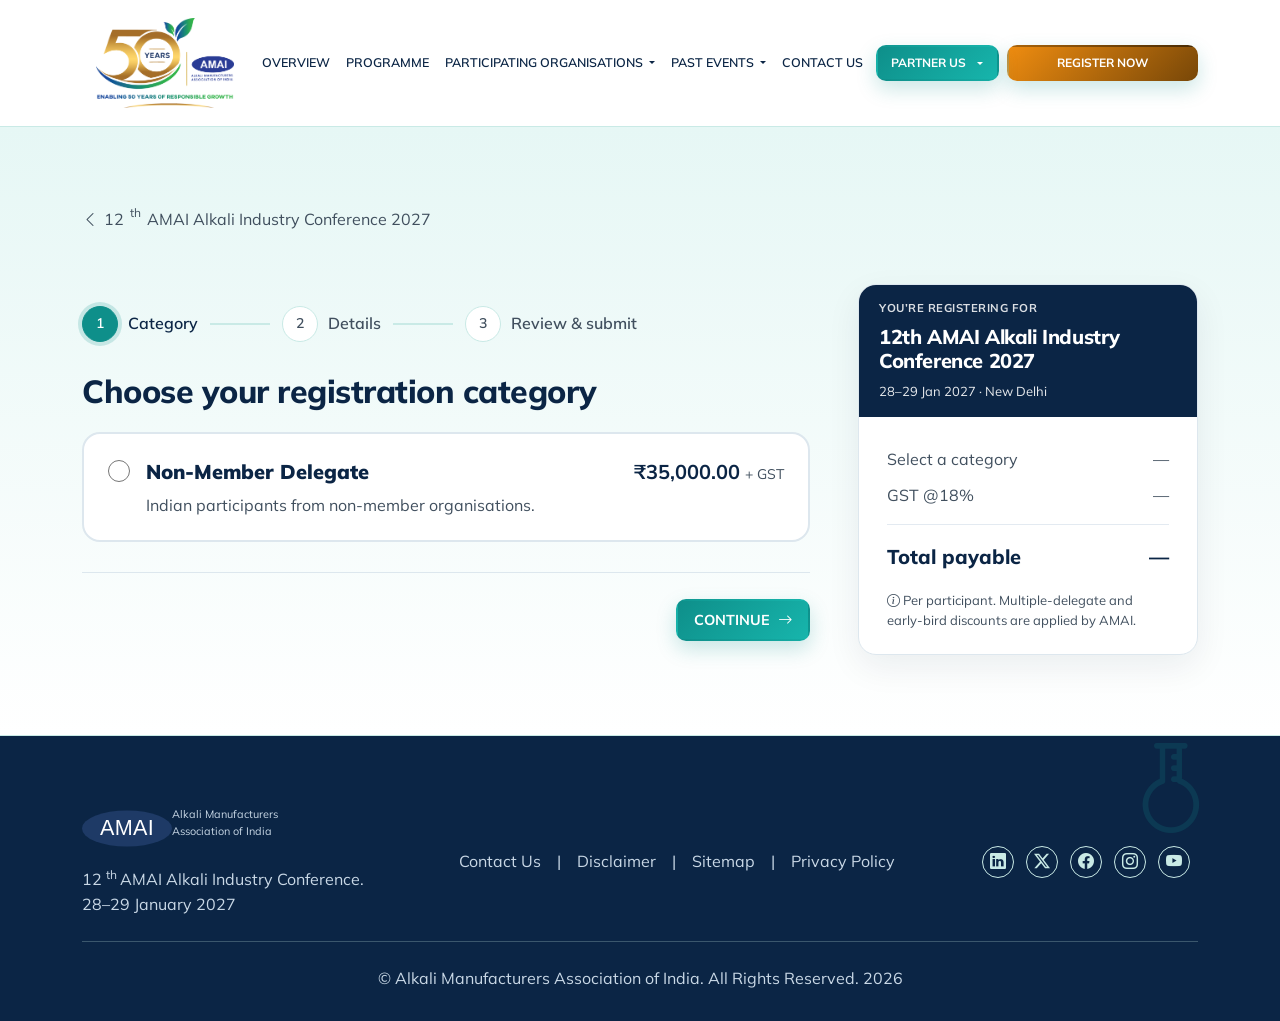
<file: register-non-member.html>
<!DOCTYPE html>
<html lang="en">
    <head>
        <meta charset="utf-8"/>
        <meta content="width=device-width,initial-scale=1" name="viewport"/>
        <title>
            Register – Non-Member Delegate | 12th AMAI Alkali Industry Conference 2027
        </title>
        <meta content="Register as a non-member delegate for the 12th AMAI Alkali Industry Conference, 28–29 January 2027, Andaz by Hyatt, Aerocity, New Delhi." name="description"/>
        <link rel="preconnect" href="https://fonts.googleapis.com"/>
        <link rel="preconnect" href="https://fonts.gstatic.com" crossorigin/>
        <link href="https://fonts.googleapis.com/css2?family=Mulish:ital,wght@0,300;0,400;0,500;0,600;0,700;0,800;1,400&amp;display=swap" rel="stylesheet"/>
        <link href="css/bootstrap-icons.min.css" rel="stylesheet"/>
        <link href="css/bootstrap/bootstrap.min.css" rel="stylesheet"/>
        <link href="img/f_icon.png" rel="icon" type="image/x-icon"/>
        <link rel="stylesheet" type="text/css" href="css/owl_css.css">
        <link href="css/style.css" rel="stylesheet" type="text/css"/>
        <link href="css/menu_css.css" rel="stylesheet" type="text/css"/>
        <link href="css/main_css.css" rel="stylesheet" type="text/css"/>
        <link href="css/responsive_style.css" rel="stylesheet" type="text/css"/>
    </head>
    <body>
         <header>
            <div class="ai_topbar">
                <div class="container">
                    <div class="row">
                        <div class="col-md-6 text-center text-md-start">
                            <span>
                                <i aria-hidden="true" class="bi bi-telephone me-2">
                                </i>
                                011-4302 7119 |
                                <i aria-hidden="true" class="bi bi-envelope me-2">
                                </i>
                                hkanand@ama-india.org
                            </span>
                        </div>
                        <div class="col-md-6 text-center text-md-end">
                            <div class="ai_soc ai_soc_top">
                                <a aria-label="LinkedIn" class="me-2" href="https://www.linkedin.com/company/amai-india/" rel="noopener" target="_blank">
                                    <i aria-hidden="true" class="bi bi-linkedin ai_ic">
                                    </i>
                                </a>
                                <a aria-label="X" class="me-2" href="https://twitter.com/amai_india" rel="noopener" target="_blank">
                                    <i aria-hidden="true" class="bi bi-twitter-x ai_ic">
                                    </i>
                                </a>
                                <a aria-label="Facebook" class="me-2" href="https://www.facebook.com/amai.india" rel="noopener" target="_blank">
                                    <i aria-hidden="true" class="bi bi-facebook ai_ic">
                                    </i>
                                </a>
                                <a aria-label="Instagram" class="me-2" href="https://www.instagram.com/amai.india/" rel="noopener" target="_blank">
                                    <i aria-hidden="true" class="bi bi-instagram ai_ic">
                                    </i>
                                </a>
                                <a aria-label="YouTube" class="me-2" href="https://www.youtube.com/channel/UCJQUXpEZ7qULElaCUJw4M0w" rel="noopener" target="_blank">
                                    <i aria-hidden="true" class="bi bi-youtube ai_ic">
                                    </i>
                                </a>
                            </div>
                        </div>
                    </div>
                </div>
            </div>
            <nav class="ai_nav navbar navbar-expand-xl">
                <div class="ai_nav_in container d-flex align-items-center justify-content-between gap-3">
                    <div class="ai_brand_group d-flex align-items-center">
                        <a class="ai_brand" href="#top">
                            <svg aria-label="AMAI" height="45" role="img" viewbox="0 0 250 100" width="90">
                                <ellipse cx="125" cy="50" fill="#1e3a66" rx="125" ry="50">
                                </ellipse>
                                <text dominant-baseline="middle" fill="#ffffff" font-family="Arial, Helvetica, sans-serif" font-size="60" letter-spacing="1" text-anchor="middle" x="125" y="53">
                                    AMAI
                                </text>
                            </svg>
                            <span>
                                Alkali Manufacturers
                                <br/>
                                Association of India
                            </span>
                        </a>
                        <span class="ai_brand_divider" aria-hidden="true">
                        </span>
                        <a class="ai_brand_50" href="#top">
                            <img alt="AMAI 50 Years – Enabling 50 years of responsible growth" src="img/50-years-logo.png"/>
                        </a>
                    </div>
                    <button aria-controls="aiNav" aria-expanded="false" aria-label="Toggle menu" class="ai_toggler navbar-toggler" data-bs-target="#aiNav" data-bs-toggle="collapse" type="button">
                        <i class="bi bi-list">
                        </i>
                    </button>
                    <div class="ai_nav_wrap collapse navbar-collapse" id="aiNav">
                        <ul class="ai_menu navbar-nav mx-auto">
                            <li class="nav-item">
                                <a class="ai_menu_link nav-link" href="#about">
                                    Overview
                                </a>
                            </li>
                            <li class="nav-item">
                                <a class="ai_menu_link nav-link" href="#programme">
                                    Programme
                                </a>
                            </li>
                            <li class="nav-item dropdown">
                                <a aria-expanded="false" class="ai_dd_toggle nav-link dropdown-toggle" data-bs-toggle="dropdown" href="#participate" role="button">
                                    Participating Organisations
                                </a>
                                <ul class="ai_dd dropdown-menu">
                                    <li>
                                        <a class="ai_menu_link" href="">
                                            Sponsors
                                        </a>
                                    </li>
                                    <li>
                                        <a class="ai_menu_link" href="">
                                            Exhibitors
                                        </a>
                                    </li>
                                    <li>
                                        <a class="ai_menu_link" href="">
                                            Media Partners
                                        </a>
                                    </li>
                                    <li>
                                        <a class="ai_menu_link" href="">
                                            Deligates
                                        </a>
                                    </li>
                                </ul>
                            </li>
                            <li class="nav-item dropdown">
                                <a aria-expanded="false" class="ai_dd_toggle nav-link dropdown-toggle" data-bs-toggle="dropdown" href="#organisations" role="button">
                                    Past Events
                                </a>
                                <ul class="ai_dd dropdown-menu">
                                    <li>
                                        <a class="ai_menu_link" href="#po-2026">
                                            2026
                                        </a>
                                    </li>
                                    <li>
                                        <a class="ai_menu_link" href="#po-2025">
                                            2025
                                        </a>
                                    </li>
                                    <li>
                                        <a class="ai_menu_link" href="#po-2024">
                                            2024
                                        </a>
                                    </li>
                                </ul>
                            </li>
                            <li class="nav-item">
                                <a class="ai_menu_link nav-link" href="#contact">
                                    Contact Us
                                </a>
                            </li>
                        </ul>
                        <div class="ai_nav_cta d-flex flex-wrap align-items-start align-items-xl-center gap-2 mt-3 mt-xl-0">
                            <div class="ai_partner dropdown">
                                <button aria-expanded="false" class="ai_btn dropdown-toggle" data-bs-toggle="dropdown" id="aiPartnerBtn" type="button">
                                    Partner Us
                                </button>
                                <ul aria-labelledby="aiPartnerBtn" class="ai_dd ai_partner_menu dropdown-menu">
                                    <li>
                                        <a class="ai_dd_item dropdown-item" href="partner-us.html">
                                            <i aria-hidden="true" class="bi bi-award">
                                            </i>
                                            Sponsorship
                                        </a>
                                    </li>
                                    <li>
                                        <a class="ai_dd_item dropdown-item" href="partner-us.html">
                                            <i aria-hidden="true" class="bi bi-shop-window">
                                            </i>
                                            Exhibitor
                                        </a>
                                    </li>
                                    <li>
                                        <a class="ai_dd_item dropdown-item" href="partner-us.html">
                                            <i aria-hidden="true" class="bi bi-megaphone">
                                            </i>
                                            Media Partner
                                        </a>
                                    </li>
                                    <!-- <li>
                                        <a class="ai_dd_item dropdown-item" href="#knowledge-partner">
                                            <i aria-hidden="true" class="bi bi-mortarboard">
                                            </i>
                                            Knowledge Partner
                                        </a>
                                    </li> -->
                                </ul>
                            </div>
                            <a class="ai_btn ai_btn_hlight px-lg-5" href="#register">
                                Register Now
                            </a>
                        </div>
                    </div>
                </div>
            </nav>
        </header>
        <main class="ai_reg_main ">
        <section class="ai_reg_top ai_bg_soft2 ai_sec">
            <div class="container">
                <a class="ai_reg_back" href="index.html#register"><i aria-hidden="true" class="bi bi-chevron-left"></i> 12<sup>th</sup> AMAI Alkali Industry Conference 2027</a>
                <div class="row g-4 g-xl-5 mt-1">
                    <div class="col-lg-8 order-2 order-lg-1">
                        <ol class="ai_reg_steps" id="aiSteps">
                            <li class="ai_active" data-step="1"><span>1</span> Category</li>
                            <li data-step="2"><span>2</span> Details</li>
                            <li data-step="3"><span>3</span> Review &amp; submit</li>
                        </ol>
                        <div class="alert d-none" id="aiRegAlert" role="alert"></div>
                        <form id="aiRegForm" name="formget" action="mailgetform.php" method="post" novalidate>
                            <input type="hidden" name="regtype" id="aiRegtype" value="">

                            <!-- STEP 1 -->
                            <div class="ai_reg_panel" data-panel="1">
                                <h1 class="ai_reg_h">Choose your registration category</h1>
                        
                                <label class="ai_reg_opt" for="aiCatNon">
                                    <input type="radio" name="category" id="aiCatNon" value="non-member" data-label="Non-member delegate" data-price="35000">
                                    <span class="ai_reg_opt_body">
                                        <span class="ai_reg_opt_row"><b>Non-Member Delegate</b><span class="ai_reg_price">₹35,000.00 <small>+ GST</small></span></span>
                                        <span class="ai_reg_opt_txt">Indian participants from non-member organisations.</span>
                                    </span>
                                </label>
                                <div class="ai_reg_actions justify-content-end">
                                    <button class="ai_btn" type="button" data-next="2">Continue <i aria-hidden="true" class="bi bi-arrow-right"></i></button>
                                </div>
                            </div>

                            <!-- STEP 2 -->
                            <div class="ai_reg_panel d-none" data-panel="2">
                                <h1 class="ai_reg_h">Delegate details</h1>
                                <p class="ai_muted">Fields marked <span class="ai_reg_req">*</span> are required.</p>
                                <div class="row g-3">
                                    <div class="col-12 col-md-6">
                                        <label for="aiName">Name <span class="ai_reg_req">*</span></label>
                                        <input type="text" class="form-control" id="aiName" name="name" placeholder="Name" autocomplete="name" required>
                                        <div class="invalid-feedback">Please enter your name.</div>
                                    </div>
                                    <div class="col-12 col-md-6">
                                        <label for="aiCname">Company Name</label>
                                        <input type="text" class="form-control" id="aiCname" name="cname" placeholder="Company name" autocomplete="organization">
                                    </div>
                                    <div class="col-12 col-md-6">
                                        <label for="aiContact">Mobile Number <span class="ai_reg_req">*</span></label>
                                        <input type="tel" class="form-control" id="aiContact" name="contact" placeholder="Mobile Number" autocomplete="tel" inputmode="tel" pattern="[0-9+\-\s]{8,15}" required>
                                        <div class="invalid-feedback">Please enter a valid mobile number (8–15 digits).</div>
                                    </div>
                                    <div class="col-12 col-md-6">
                                        <label for="aiEmail">Email Id <span class="ai_reg_req">*</span></label>
                                        <input type="email" class="form-control" id="aiEmail" name="email" placeholder="Email Id" autocomplete="email" required>
                                        <div class="invalid-feedback">Please enter a valid email address.</div>
                                    </div>
                                    <div class="col-12 col-md-12">
                                        <label for="aiDelegates">Number of Delegates <span class="ai_reg_req">*</span></label>
                                        <select class="form-select" id="aiDelegates" name="delegates" required>
                                            <option value="">Number of delegates</option>
                                            <option value="1">1</option>
                                            <option value="2">2</option>
                                            <option value="3">3</option>
                                            <option value="4">4</option>
                                            <option value="5 or more">5 or more</option>
                                        </select>
                                        <div class="invalid-feedback">Please select the number of delegates.</div>
                                    </div>
                                    <!-- <div class="col-12">
                                        <label for="aiMessage">Message</label>
                                        <textarea class="form-control" id="aiMessage" name="message" placeholder="Extra delegate names, special requests, etc." rows="4"></textarea>
                                    </div> -->
                                </div>
                                <div class="ai_reg_actions">
                                    <button class="ai_btn ai_reg_ghost" type="button" data-next="1"><i aria-hidden="true" class="bi bi-arrow-left"></i> Back</button>
                                    <button class="ai_btn" type="button" data-next="3">Continue <i aria-hidden="true" class="bi bi-arrow-right"></i></button>
                                </div>
                            </div>

                            <!-- STEP 3 -->
                            <div class="ai_reg_panel d-none" data-panel="3">
                                <h1 class="ai_reg_h">Review your registration</h1>
                                <div class="ai_reg_review" id="aiReview"></div>
                                <div class="ai_reg_actions">
                                    <button class="ai_btn ai_reg_ghost" type="button" data-next="2"><i aria-hidden="true" class="bi bi-arrow-left"></i> Back</button>
                                    <div class="d-flex flex-wrap gap-2">
                                        <button class="ai_btn ai_wa_btn" id="waRegister" type="button"><i aria-hidden="true" class="bi bi-whatsapp ai_ic"></i> Send on WhatsApp</button>
                                        <button class="ai_btn" type="submit" id="aiRegSubmit"><span class="ai_reg_btn_txt">Submit registration</span></button>
                                    </div>
                                </div>
                            </div>
                        </form>
                    </div>

                    <div class="col-lg-4 order-1 order-lg-2">
                        <aside class="ai_reg_sum">
                            <div class="ai_reg_sum_head">
                                <small>You’re registering for</small>
                                <h2>12th AMAI Alkali Industry Conference 2027</h2>
                                <span>28–29 Jan 2027 · New Delhi</span>
                            </div>
                            <div class="ai_reg_sum_body">
                                <div class="ai_reg_sum_row"><span id="aiSumLabel">Select a category</span><span id="aiSumBase">—</span></div>
                                <div class="ai_reg_sum_row"><span>GST @18%</span><span id="aiSumGst">—</span></div>
                                <div class="ai_reg_sum_total"><span>Total payable</span><span id="aiSumTotal">—</span></div>
                                <p class="ai_reg_note mb-0"><i aria-hidden="true" class="bi bi-info-circle"></i> Per participant. Multiple-delegate and early-bird discounts are applied by AMAI.</p>
                            </div>
                        </aside>
                    </div>
                </div>
            </div>
        </section>
        </main>
        <footer class="ai_footer">
            <div class="container">
                <div class="row g-3 align-items-center">
                    <div class="col-lg-4">
                        <div>
                            <a class="ai_brand" href="#top">
                                <svg aria-label="AMAI" height="45" role="img" viewbox="0 0 250 100" width="90">
                                    <ellipse cx="125" cy="50" fill="#1e3a66" rx="125" ry="50">
                                    </ellipse>
                                    <text dominant-baseline="middle" fill="#ffffff" font-family="Arial, Helvetica, sans-serif" font-size="60" letter-spacing="1" text-anchor="middle" x="125" y="53">
                                        AMAI
                                    </text>
                                </svg>
                                <span>
                                    Alkali Manufacturers
                                    <br/>
                                    Association of India
                                </span>
                            </a>
                            <div class=" mt-3">
                                12
                                <sup>
                                    th
                                </sup>
                                AMAI Alkali Industry Conference.
                                <br>
                                28–29 January 2027
                            </div>
                        </div>
                    </div>
                    <div class="col-lg-5">
                        <div>
                            <!-- <div>
                                <h4 class="">
                                    Quick links
                                </h4>
                            </div> -->
                            <ul class="nav gap-1 gap-md-3 ">
                                <li>
                                    <a href="mailto:hkanand@ama-india.org">
                                        Contact Us
                                    </a>
                                </li>
                                <li>
                                    |
                                </li>
                                <li>
                                    <a href="" rel="" target="_blank">
                                        Disclaimer
                                    </a>
                                </li>
                                <li>
                                    |
                                </li>
                                <li>
                                    <a href="" rel="" target="_blank">
                                        Sitemap
                                    </a>
                                </li>
                                <li>
                                    |
                                </li>
                                <li>
                                    <a href="" rel="" target="_blank">
                                        Privacy Policy
                                    </a>
                                </li>
                            </ul>
                        </div>
                    </div>
                    <div class="col-lg-3 text-lg-end">
                        <div class="ai_soc">
                            <a aria-label="LinkedIn" class="me-2" href="https://www.linkedin.com/company/amai-india/" rel="noopener" target="_blank">
                                <i aria-hidden="true" class="bi bi-linkedin ai_ic">
                                </i>
                            </a>
                            <a aria-label="X" class="me-2" href="https://twitter.com/amai_india" rel="noopener" target="_blank">
                                <i aria-hidden="true" class="bi bi-twitter-x ai_ic">
                                </i>
                            </a>
                            <a aria-label="Facebook" class="me-2" href="https://www.facebook.com/amai.india" rel="noopener" target="_blank">
                                <i aria-hidden="true" class="bi bi-facebook ai_ic">
                                </i>
                            </a>
                            <a aria-label="Instagram" class="me-2" href="https://www.instagram.com/amai.india/" rel="noopener" target="_blank">
                                <i aria-hidden="true" class="bi bi-instagram ai_ic">
                                </i>
                            </a>
                            <a aria-label="YouTube" class="me-2" href="https://www.youtube.com/channel/UCJQUXpEZ7qULElaCUJw4M0w" rel="noopener" target="_blank">
                                <i aria-hidden="true" class="bi bi-youtube ai_ic">
                                </i>
                            </a>
                        </div>
                    </div>
                </div>
                <hr class="ai_hr"/>
                <div class="d-flex justify-content-center flex-wrap">
                    <span>
                        © Alkali Manufacturers Association of India. All Rights Reserved.
                        <script>
                            document.write(new Date().getFullYear())
                        </script>
                    </span>
                </div>
            </div>
        </footer>
        <a aria-label="Chat with us on WhatsApp" class="ai_wa" href="https://wa.me/919599117989?text=Hello%20AMAI%2C%20I%20would%20like%20to%20know%20more%20about%20the%2012th%20AMAI%20Alkali%20Industry%20Conference%202027." rel="noopener" target="_blank">
            <i aria-hidden="true" class="bi bi-whatsapp">
            </i>
            <span>
                WhatsApp
            </span>
        </a>
        <script src="js/jquery.min.js"></script>
        <script src="css/bootstrap/bootstrap.min.js"></script>
        <script src="js/owl.carousel.min.js"></script>
        <script src="js/ai_main.js"></script>
        <script src="js/ai_register.js"></script>
    </body>
</html>
</file>
<file: css/owl_css.css>
.owl-theme .owl-stage-outer {
  position: relative;
  overflow: hidden;
  -webkit-transform: translate3d(0, 0, 0)
}


.owl-theme .owl-item {
  min-height: 1px;
  float: left;
  -webkit-backface-visibility: hidden;
  -webkit-touch-callout: none;
}
</file>
<file: css/style.css>
:root {
  --blue: #0E8F8A;
  --blue-2: #17B5AC;
  --blue-soft: #E6F7F5;
  --blue-soft-2: #F4FBFA;
  --blue-line: #C9EAE6;
  --text: #0B2545;
  --muted: #404f5e;
  --gold: #F2A93B;
  --navy: #0B2545;
  --yellow: #ffc65c;
}
.ai_ic {
  flex: none;
}
.ai_sec {
  padding: 80px 0;
}
.ai_bg_soft {
  background: var(--blue-soft-2);
}
.ai_bg_soft2 {
  background: linear-gradient(180deg,var(--blue-soft) 0%,#fff 100%);
}
.ai_blue {
  color: var(--blue);
}
.ai_eyebrow {
  display: inline-flex;
  align-items: center;
  gap: 8px;
  font-size: .72rem;
  font-weight: 700;
  letter-spacing: .14em;
  text-transform: uppercase;
  color: var(--blue);
  background: #fff;
  border: 1px solid var(--blue-line);
  padding: 6px 14px;
  border-radius: 999px;
}
.ai_eyebrow > i {
  font-size: .95rem;
  line-height: 1;
}
.ai_title {
  font-size: clamp(1.6rem,3vw,2.15rem);
  font-weight: 800;
  margin: 14px 0 10px;
  text-transform: capitalize;
}
.ai_sub {
  color: var(--muted);
  max-width: 620px;
  font-size: .98rem;
  line-height: 1.8;
}
.ai_head {
  display: flex;
  justify-content: space-between;
  align-items: flex-end;
  flex-wrap: wrap;
  gap: 16px;
  margin-bottom: 36px
}
.ai_ref {
  display: inline-block;
  background: var(--blue-soft);
  color: var(--blue);
  font-size: .7rem;
  font-weight: 700;
  padding: 4px 11px;
  border-radius: 999px;
}
.ai_small {
  font-size: .85rem;
  color: var(--muted);
}
.ai_btn {
  display: inline-flex;
  align-items: center;
  justify-content: center;
  gap: 8px;
  font-weight: 700;
  font-size: .9rem;
  padding: .5rem 1rem;
  border-radius: 10px;
  border: 2px solid var(--blue);
  background: var(--blue);
  color: #fff;
  cursor: pointer;
  transition: .25s;
  box-shadow: 0 8px 20px rgba(14,143,138,.22);
  background: linear-gradient(135deg, var(--blue), var(--blue-2));
  border-color: transparent;
text-transform: uppercase;
}
.ai_btn:hover {
  background: var(--blue-2);
  border-color: var(--blue-2);
  color: #fff;
  transform: translateY(-2px);
  background: linear-gradient(135deg, var(--navy), #163A66);
  border-color: transparent;
}
.ai_btn_o {
  background: #fff;
  color: var(--blue);
  box-shadow: none;
  background: #fff;
  border: 2px solid var(--blue);
  color: var(--blue);
}
.ai_btn_o:hover {
  background: var(--blue-soft);
  color: var(--blue);
  border-color: var(--blue);
  background: var(--blue);
  color: #fff;
}
.ai_hero {
    position: relative;
    overflow: hidden;
    padding-block: 100px 150px;
  }

.ai_hero_video {
    position: absolute;
    inset: 0;
    width: 100%;
    height: 100%;
    object-fit: cover;
    z-index: -2;
    pointer-events: none;
}

.ai_hero_overlay {
    position: absolute;
    inset: 0;
       background: rgb(0 0 0 / 85%);
    z-index: -1;
    pointer-events: none;
}


.ai_hero h1 {
 font-size: clamp(14px, 4vw, 44px);
    font-weight: 800;
    line-height: 1.08;
    margin: 18px 0 14px;
    color: #ffffff;
}
.ai_hero h1 span {
  color: var(--blue);
  display: block;
}
.ai_hero p {
      color: #ffffff;
    font-size: 1rem;
    font-weight: 800;
}
.ai_btn_hlight{
    background: linear-gradient(135deg, #ee8c10, #050400, var(--yellow));
  /*background: linear-gradient(-45deg, #73bd1b, #fff, #73bd1b, #fff);*/
  background-size: 400% 400%;
  animation: Gradient_h 3s ease infinite, rocking_h 3s ease infinite;
  animation-delay: 2s;
  color: #fff;
}


.ai_btn_hlight a {
  color: #000;
}


@keyframes Gradient_h {

  0% {
    background-position: 0 50%;
  }

  50% {
    background-position: 100% 50%;
  }

  100% {
    background-position: 0 50%;
  }
}

/*@keyframes rocking_h {

  0% {
    transform: rotate(0);
  }

  25% {
    transform: rotate(0);
  }

  50% {
    transform: rotate(2deg);
  }

  75% {
    transform: rotate(-2deg);
  }

  100% {
    transform: rotate(0);
  }
}*/

.ai_head_date {
  display: inline-flex;
  align-items: center;
  gap: 10px;
  background: #fff;
  border: 1px solid var(--blue-line);
  border-radius: 12px;
  padding: .65rem 1rem;
  font-size: .88rem;
  font-weight: 600;
  margin: 0 10px 10px 0;
  box-shadow: 0 6px 16px rgba(14,143,138,.08);
}
.ai_head_date .ai_ic {
  color: var(--blue);
  font-size: 1.1rem;
}
.ai_hero_img {
  position: relative;
}
.ai_hero_img img {
  /*width: 100%;*/
  /*height: 410px;*/
  object-fit: cover;
  border-radius: 22px;
  border: 6px solid #fff;
  box-shadow: 0 24px 50px rgba(14,143,138,.22);
  background: var(--blue-soft);
}

.ai_hero_date_badge {
  position: absolute;
  left: -22px;
  bottom: 28px;
  background: #fff;
  border-radius: 16px;
  padding: 14px 20px;
  box-shadow: 0 14px 34px rgba(14,143,138,.2);
  border: 1px solid var(--blue-line);
  text-align: center;
}
.ai_hero_date_badge b {
  display: block;
  font-size: 2rem;
  line-height: 1;
  color: var(--blue);
  font-weight: 800;
}
.ai_hero_date_badge span {
  font-size: .72rem;
  font-weight: 700;
  letter-spacing: .1em;
  color: var(--muted);
  text-transform: uppercase;
}

/*COUNTDOWN */
.ai_cd_wrap {
  margin-top: -56px;
  position: relative;
  z-index: 5;
}
.ai_cd {
  background: #fff;
  border: 1px solid var(--blue-line);
  border-radius: 20px;
  box-shadow: 0 18px 44px rgba(14,143,138,.14);
  padding: 22px 28px;
  display: flex;
  flex-wrap: wrap;
  justify-content: space-between;
  align-items: center;
  gap: 16px;
  background: linear-gradient(135deg, var(--navy), #12365F);
  color: #fff ;
}
.ai_cd_boxes {
  display: flex;
  flex-wrap: wrap;
  gap: 24px;
}
.ai_cd_box {
  text-align: center;
  min-width: 76px;
}
.ai_cd_box b {
  display: block;
  font-size: 2rem;
  font-weight: 800;
  line-height: 1;
  color: var(--gold);
}
.ai_cd_box span {
  font-size: .7rem;
  font-weight: 700;
  letter-spacing: .1em;
  color: #fff;
  text-transform: uppercase;
}
.ai_cd_sep {
  width: 1px;
  background: var(--blue-line);
  align-self: stretch;
}
/*ABOUT*/
.ai_about_img_wrapper {
  position: sticky;
  top: 100px;
  z-index: 2;
  align-self: flex-start;
}
@media (max-width: 767px) {
  .ai_about_img_wrapper {
    position: static;
  }
}
.ai_about_img {
  object-fit: cover;
  border-radius: 22px;
  border: 6px solid #fff;
  box-shadow: 0 20px 44px rgba(14,143,138,.16);
  background: var(--blue-soft);
}
.ai_about_wrap h3 {
  font-size: 1rem;
  font-weight: 700;
  margin: 24px 0 4px;
}
.ai_about_wrap li {
  display: flex;
  gap: 12px;
  align-items: center;
  padding: 11px 0;
  border-bottom: 1px dashed var(--blue-line);
  font-size: .92rem;
}
.ai_about_wrap li:last-child {
  border: 0;
}
.ai_about_wrap  i {
  color: var(--blue);
  font-size: 1.1rem;
  margin-top: 3px;
}
/* AMAI Modern Conference Highlight */
.ai_glance {
  position: relative;
  background: #07172f;
  overflow: hidden;
  color: #fff;
}
.ai_glance_label {
  display: inline-flex;
  align-items: center;
  gap: 10px;
  color: var(--yellow);
  font-size: 11px;
  font-weight: 800;
  letter-spacing: 2px;
  margin-bottom: 23px;
}
.ai_glance_label span {
  width: 28px;
  height: 2px;
  background: var(--yellow);
}
/*.ai_glance_top h2 {
    margin: 0;
    font-size: clamp(35px, 5vw, 62px);
    font-weight: 800;
    line-height: 1.08;
    letter-spacing: -2px;
}*/
.ai_glance_top h2 span {
  color: var(--yellow);
}
.ai_glance_top  p {
  max-width: 340px;
  color: #b6c4d8;
  font-size: 14px;
  line-height: 1.9;
  margin: 0 0 5px;
}
.ai_glance_feature {
  position: relative;
  display: flex;
  align-items: flex-end;
  min-height: 455px;
  padding: 40px;
  overflow: hidden;
  border: 1px solid rgba(255, 255, 255, .12);
  border-radius: 5px;
  background: radial-gradient(ellipse at 80% 15%, rgba(30, 90, 160, .42), transparent 48%),         linear-gradient(145deg, #102b50, #0a1d37 75%);
}
.ai_glance_feature_bg {
  position: absolute;
  top: 15px;
  right: 25px;
  color: rgba(255, 255, 255, .075);
  font-size: clamp(130px, 18vw, 167px);
  line-height: 1;
  pointer-events: none;
}
.ai_glance_feature_content {
  position: relative;
  z-index: 2;
  /*max-width: 470px;*/
}
.ai_glance_overline {
  color: var(--yellow);
  font-size: 10px;
  font-weight: 800;
  letter-spacing: 2px;
}
.ai_glance_feature h3 {
  margin: 17px 0;
  color: #fff;
  font-size: clamp(18px, 2vw, 28px);
  font-weight: 800;
  line-height: 1.5;
  letter-spacing: -.7px;
}
.ai_glance_feature p {
  max-width: 390px;
  color: #bdc9d9;
  font-size: 14px;
  line-height: 1.9;
  margin-bottom: 25px;
}
.ai_glance_link {
  display: inline-flex;
  align-items: center;
  gap: 13px;
  padding-bottom: 7px;
  border-bottom: 1px solid var(--yellow);
  color: var(--yellow);
  text-decoration: none;
  font-size: 12px;
  font-weight: 800;
  transition: .25s ease;
}
.ai_glance_link:hover {
  color: #fff;
  gap: 19px;
}
.ai_glance_watermark {
  position: absolute;
  top: 18px;
  left: 28px;
  color: rgba(255, 255, 255, .045);
  font-size: 100px;
  font-weight: 900;
  letter-spacing: -5px;
  pointer-events: none;
}
.ai_glance_side {
  display: flex;
  flex-direction: column;
  gap: 12px;
}
.ai_glance_info {
  flex: 1;
  display: flex;
  align-items: flex-start;
  gap: 20px;
  padding: 25px 23px;
  background: rgba(255, 255, 255, .045);
  border: 1px solid rgba(255, 255, 255, .10);
  border-radius: 5px;
  transition: background .3s ease, border-color .3s ease;
}
.ai_glance_info:hover {
  background: rgba(255, 255, 255, .08);
  border-color: rgba(245, 164, 0, .55);
}
.ai_glance_icon {
  flex-shrink: 0;
  display: grid;
  place-items: center;
  width: 46px;
  height: 46px;
  color: var(--yellow);
  background: rgba(245, 164, 0, .10);
  border: 1px solid rgba(245, 164, 0, .18);
  font-size: 20px;
}
.ai_glance_small {
  display: block;
  color: #91a8c4;
  font-size: 9px;
  font-weight: 800;
  letter-spacing: 1.5px;
  margin: 2px 0 9px;
}
.ai_glance_info h3 {
  color: #fff;
  font-size: 17px;
  line-height: 1.4;
  font-weight: 750;
  margin: 0 0 7px;
}
.ai_glance_info p {
  color: #aebed2;
  font-size: 14px;
  line-height: 1.6;
  margin: 0;
}
.ai_glance_bottom {
  display: flex;
  align-items: center;
  gap: 20px;
  margin-top: 38px;
  color: #8da0b9;
  font-size: 9px;
  font-weight: 800;
  letter-spacing: 1.5px;
}
.ai_glance_bottom_line {
  flex: 1;
  height: 1px;
  background: rgba(255, 255, 255, .15);
}
/* Industry Impact Section */
.ai_impact {
  position: relative;
  overflow: hidden;
  background: #07172f;
}
.ai_impact_content h2 {
  color: #fff;
  margin-bottom: 22px;
}
.ai_impact_content h2 span {
  display: block;
  color: var(--yellow);
}
.ai_impact_content > p {
  max-width: 470px;
  color: #c3cee0;
  font-size: 15px;
  line-height: 1.9;
  margin-bottom: 30px;
}
.ai_impact .ai_btn {
  background: var(--gold);
  color: #071b3a;
}
.ai_impact .ai_btn:hover {
  background: #ffbd42;
  color: #071b3a;
  transform: translateY(-3px);
}
.ai_impact_card {
  position: relative;
  width: 100%;
  padding: 27px 23px;
  overflow: hidden;
  border: 1px solid rgba(255, 255, 255, .12);
  border-radius: 13px;
  background: rgba(255, 255, 255, .055);
  transition: .3s ease;
}
.ai_impact_card:hover {
  transform: translateY(-5px);
  background: rgba(255, 255, 255, .09);
  border-color: rgba(245, 164, 0, .6);
}
.ai_impact_icon {
  display: grid;
  place-items: center;
  width: 48px;
  height: 48px;
  margin-bottom: 22px;
  color: var(--yellow);
  background: rgba(245, 164, 0, .12);
  border: 1px solid rgba(245, 164, 0, .2);
  border-radius: 10px;
  font-size: 23px;
}
.ai_impact_card h3 {
  color: #fff;
  font-size: 17px;
  font-weight: 750;
  margin-bottom: 10px;
}
.ai_impact_card p {
  color: #b9c7db;
  font-size: 13px;
  line-height: 1.8;
  margin: 0;
  padding-right: 5px;
}
.ai_impact_num {
  position: absolute;
  top: 22px;
  right: 20px;
  color: rgba(255, 255, 255, .17);
  font-size: 19px;
  font-weight: 800;
}
/*WHY ATTEND*/
.ai_why_modern {
  position: relative;
  overflow: hidden;
  background: #f5f8fc;
}
.ai_why_modern .ai_why_head {
  max-width: 760px;
  margin: 0 auto 48px;
  text-align: center;
}
.ai_why_modern .ai_why_card {
  position: relative;
  display: flex;
  flex-direction: column;
  padding: 28px 24px 25px;
  background: var(--blue-line);
  border: 1px solid #e4eaf2;
  border-radius: 14px;
  overflow: hidden;
  width: 100%;
  transition: transform .3s ease, box-shadow .3s ease,  border-color .3s ease;
}
.ai_why_modern .ai_why_card:hover {
  transform: translateY(-7px);
  border-color: #b8cce5;
  box-shadow: 0 16px 35px rgba(7, 27, 58, .09);
}
.ai_why_modern .ai_why_top {
  display: flex;
  align-items: flex-start;
  justify-content: space-between;
  gap: 12px;
  margin-bottom: 28px;
}
.ai_why_modern .ai_why_num {
  color: #8b9bb0;
  font-size: 13px;
  font-weight: 700;
  letter-spacing: 2px;
}
.ai_why_modern .ai_why_icon {
  display: flex;
  align-items: center;
  justify-content: center;
  width: 54px;
  height: 54px;
  flex-shrink: 0;
  border-radius: 12px;
  color: #0b3d78;
  background: #edf4fc;
  font-size: 25px;
  transition: background .3s ease, color .3s ease;
}
.ai_why_modern .ai_why_card:hover .ai_why_icon {
  color: #fff;
  background: #0b3d78;
}
.ai_why_modern .ai_why_card h3 {
  margin: 0 0 12px;
  color: #071b3a;
  font-size: 19px;
  font-weight: 700;
  line-height: 1.4;
}
.ai_why_modern .ai_why_card p {
  margin: 0;
  color: #627087;
  font-size: 14px;
  line-height: 1.8;
}
.ai_why_modern .ai_why_line {
  width: 38px;
  height: 3px;
  margin-top: auto;
  padding-top: 0;
  background: #e3a52d;
  border-radius: 5px;
  transition: width .3s ease;
  position: relative;
  top: 20px;
}
.ai_why_modern .ai_why_card:hover .ai_why_line {
  width: 65px;
}
/* ===== PREMIUM CONFERENCE THEMES ===== */
.ai_themes {
  background: linear-gradient(180deg, #f4f8fc 0%, #ffffff 100%);
  overflow: hidden;
}
/* Card */
.ai_themes .ai_theme_box {
  position: relative;
  width: 100%;
  display: flex;
  flex-direction: column;
  background: #fff;
  border: 1px solid #e5ebf3;
  border-radius: 15px;
  overflow: hidden;
  box-shadow: 0 8px 25px rgba(7, 27, 58, .06);
  transition: transform .35s ease,box-shadow .35s ease,   border-color .35s ease;
}
.ai_themes .ai_theme_box::after {
  content: "";
  position: absolute;
  bottom: 0;
  left: 0;
  width: 100%;
  height: 5px;
  background: #0b7b88;
  transform: scaleX(0);
  transform-origin: left;
  transition: transform .35s ease;
}
.ai_themes .col-md-4:nth-child(2) .ai_theme_box::after {
  background: #1756a9;
}
.ai_themes .col-md-4:nth-child(3) .ai_theme_box::after {
  background: #54834b;
}
.ai_themes .ai_theme_box:hover {
  transform: translateY(-9px);
  border-color: #d4dfec;
  box-shadow: 0 22px 45px rgba(7, 27, 58, .13);
}
.ai_themes .ai_theme_box:hover::after {
  transform: scaleX(1);
}
/* Image */
.ai_themes .ai_theme_box > img {
  display: block;
  width: 100%;
  /*height: 235px;*/
  object-fit: cover;
  background: #eaf0f7;
  transition: transform .65s ease;
}
.ai_themes .ai_theme_box:hover > img {
  transform: scale(1.055);
}
/* Content */
.ai_themes .ai_theme_body {
  position: relative;
  flex: 1;
  padding: 29px 25px 30px;
  text-align: center;
  background: #fff;
}
.ai_themes .ai_theme_body::before {
  content: "";
  display: block;
  width: 43px;
  height: 3px;
  margin: 0 auto 17px;
  background: var(--gold);
  border-radius: 5px;
}
.ai_themes .ai_theme_body b {
  display: block;
  color: #071b3a;
  font-size: 20px;
  line-height: 1.3;
  font-weight: 800;
  letter-spacing: -.5px;
  margin-bottom: 12px;
}
.ai_themes .ai_theme_body p {
  color: #657187;
  font-size: 14px;
  line-height: 1.85;
  margin: 0;
}
/*AGENDA*/
.ai_agenda_modern {
  background: #f5f8fc;
}
.ai_agenda_modern .ai_agenda_list {
  display: flex;
  flex-direction: column;
  gap: 20px;
}
.ai_agenda_modern .ai_agenda_card {
  display: grid;
  grid-template-columns: 125px minmax(0, 1fr) 42px;
  align-items: center;
  gap: 30px;
  padding: 30px;
  background: #fff;
  border: 1px solid #e3eaf3;
  border-radius: 16px;
  box-shadow: 0 5px 20px rgba(7, 27, 58, .025);
  transition: border-color .3s ease, box-shadow .3s ease,                 transform .3s ease;
}
.ai_agenda_modern .ai_agenda_card:hover {
  border-color: #b7cce5;
  box-shadow: 0 14px 32px rgba(7, 27, 58, .07);
  transform: translateY(-3px);
}
.ai_agenda_modern .ai_agenda_date {
  display: flex;
  flex-direction: column;
  align-items: center;
  justify-content: center;
  min-height: 130px;
  padding: 15px 10px;
  border-radius: 12px;
  background: #edf4fc;
  border: 1px solid #e1ebf8;
}
.ai_agenda_modern .ai_agenda_month {
  color: #0b3d78;
  font-size: 12px;
  font-weight: 800;
  letter-spacing: 3px;
}
.ai_agenda_modern .ai_agenda_date strong {
  margin: 1px 0;
  color: #071b3a;
  font-size: 46px;
  line-height: 1.15;
  font-weight: 800;
}
.ai_agenda_modern .ai_agenda_year {
  color: #6b7c92;
  font-size: 12px;
  font-weight: 600;
  letter-spacing: 1px;
}
.ai_agenda_modern .ai_agenda_day {
  display: flex;
  align-items: center;
  flex-wrap: wrap;
  gap: 9px;
  margin-bottom: 12px;
  color: #0b3d78;
  font-size: 11px;
  font-weight: 800;
  letter-spacing: 1.3px;
}
.ai_agenda_modern .ai_agenda_dot {
  width: 8px;
  height: 8px;
  border-radius: 50%;
  background: #e3a52d;
}
.ai_agenda_modern .ai_agenda_separator {
  color: #a3afbf;
}
.ai_agenda_modern .ai_agenda_content h3 {
  margin: 0 0 10px;
  color: #071b3a;
  font-size: 22px;
  line-height: 1.4;
  font-weight: 750;
}
.ai_agenda_modern .ai_agenda_content p {
  max-width: 700px;
  margin: 0 0 18px;
  color: #627087;
  font-size: 14px;
  line-height: 1.8;
}
.ai_agenda_modern .ai_agenda_tags {
  display: flex;
  flex-wrap: wrap;
  gap: 9px;
}
.ai_agenda_modern .ai_agenda_tags span {
  display: inline-flex;
  align-items: center;
  gap: 7px;
  padding: 7px 11px;
  color: #415570;
  background: #f5f7fa;
  border: 1px solid #e9edf3;
  border-radius: 6px;
  font-size: 12px;
  font-weight: 600;
}
.ai_agenda_modern .ai_agenda_tags i {
  color: #0b3d78;
}
.ai_agenda_modern .ai_agenda_arrow {
  display: flex;
  align-items: center;
  justify-content: center;
  width: 40px;
  height: 40px;
  border-radius: 50%;
  border: 1px solid #dce5f0;
  color: #0b3d78;
  font-size: 18px;
  transition: color .3s ease, background .3s ease;
}
.ai_agenda_modern .ai_agenda_card:hover .ai_agenda_arrow {
  color: #fff;
  background: #0b3d78;
}
/* ===== section: speakers ===== */
.ai_speakers .ai_speaker {
  background: #fff;
  border: 1px solid var(--blue-line);
  border-radius: 18px;
  overflow: hidden;
  transition: .3s;
}
.ai_speakers .ai_speaker:hover {
  transform: translateY(-4px);
  box-shadow: 0 14px 30px rgba(14,143,138,.14);
}
.ai_speaker_sldr .owl-nav {
  display: none;
}
.ai_speaker_sldr .owl-dots button {
  padding: 6px;
  border-radius: 50%;
  border: none;
}
.ai_speaker_sldr .owl-dots {
  display: flex;
  justify-content: center;
  gap: 13px;
  margin-top: 13px;
}
.ai_speaker_sldr .owl-dots .owl-dot {
  background-color: #818181;
}
.ai_speaker_sldr .owl-dots .owl-dot.active {
  background-color: var(--blue);
}
/*PARTICIPATE*/
.ai_pr {
  background: #fff;
  border: 1px solid var(--blue-line);
  border-radius: 22px;
  overflow: hidden;
  height: 100%;
  display: flex;
  flex-direction: column;
  transition: .3s;
  width: 100%;
}
.ai_pr:hover {
  transform: translateY(-6px);
  box-shadow: 0 18px 40px rgba(14,143,138,.14);
}
.ai_pr_img {
  overflow: hidden;
  background: var(--blue-soft);
}
.ai_pr_img img {
  width: 100%;
  display: block;
  object-fit: cover;
  transition: .6s;
}
.ai_pr:hover .ai_pr_img img {
  transform: scale(1.06);
}
.ai_pr_body {
  padding: 26px 28px 30px;
  display: flex;
  flex-direction: column;
  align-items: flex-start;
  gap: 6px;
  flex: 1;
}
.ai_pr h3 {
  font-size: 1.25rem;
  font-weight: 800;
}
.ai_pr p {
  font-size: .9rem;
  color: var(--muted);
  margin-bottom: 14px;
}
.ai_pr .ai_btn {
  margin-top: auto;
}
/* ---------- Participating organisations logo ---------- */
.ai_orgs {
  position: relative;
  padding: 90px 0;
  overflow: hidden;
  background: radial-gradient(ellipse at 5% 0%, rgba(11, 61, 120, .055), transparent 40%),         linear-gradient(180deg, #f8faff 0%, #ffffff 100%);
}
.ai_orgs .ai_head {
  display: flex;
  align-items: end;
  justify-content: space-between;
  gap: 24px;
  margin-bottom: 42px;
}
.ai_orgs .ai_title {
  color: #071b3a;
  font-size: clamp(2rem, 3.5vw, 3rem);
  font-weight: 800;
  letter-spacing: -1.2px;
  line-height: 1.2;
  margin: 12px 0 0;
}
.ai_orgs .ai_eyebrow {
  display: inline-flex;
  align-items: center;
  gap: 9px;
  color: #0b3d78;
  background: #eaf1fc;
  border: 1px solid #dce7f7;
  padding: 8px 15px;
  border-radius: 50px;
  font-size: 12px;
  font-weight: 800;
  letter-spacing: 1px;
  text-transform: uppercase;
}
.ai_orgs .ai_ic {
  font-size: 15px;
}
.ai_po {
  margin-bottom: 48px;
  scroll-margin-top: 100px;
}
.ai_po:last-child {
  margin-bottom: 0;
}
.ai_po_h {
  position: relative;
  display: flex;
  align-items: center;
  gap: 13px;
  color: #071b3a;
  font-size: clamp(1.1rem, 2vw, 1.35rem);
  font-weight: 800;
  line-height: 1.4;
  margin-bottom: 23px;
  padding-bottom: 15px;
  border-bottom: 1px solid #e4eaf3;
}
.ai_po_h::before {
  content: "";
  flex: 0 0 4px;
  height: 28px;
  background: linear-gradient(180deg, #f5a400, #ffca55);
  border-radius: 5px;
}
/* Equal-size logo cards */
.ai_orgs .ai_logo {
  position: relative;
  width: 100%;
  height: 100%;
  display: flex;
  align-items: center;
  justify-content: center;
  padding: 9px 9px;
  background: #fff;
  border: 1px solid #e5eaf2;
  border-radius: 14px;
  box-shadow: 0 4px 16px rgba(7, 27, 58, .035);
  overflow: hidden;
  transition: transform .3s ease, box-shadow .3s ease, border-color .3s ease;
}
.ai_orgs .ai_logo::after {
  content: "";
  position: absolute;
  bottom: 0;
  left: 18%;
  width: 64%;
  height: 3px;
  background: #f5a400;
  border-radius: 5px 5px 0 0;
  transform: scaleX(0);
  transform-origin: center;
  transition: transform .3s ease;
}
.ai_orgs .ai_logo img {
  display: block;
  width: 100%;
  /*max-width: 175px;*/
  height: 100px;
  object-fit: contain;
  object-position: center;
  transition: transform .3s ease;
}
@media (hover: hover) {
  .ai_orgs .ai_logo:hover {
    transform: translateY(-5px);
    border-color: #c7d8f1;
    box-shadow: 0 14px 30px rgba(7, 27, 58, .09);
  }
  .ai_orgs .ai_logo:hover::after {
    transform: scaleX(1);
  }
  .ai_orgs .ai_logo:hover img {
    transform: scale(1.04);
  }
}
/* 2027 coming soon panel */
#po-2027 {
  padding: 28px 30px;
  background: linear-gradient(120deg, #fff, #f1f6ff);
  border: 1px solid #dfe8f5;
  border-radius: 18px;
}
#po-2027 .ai_po_h {
  margin-bottom: 12px;
}
#po-2027 .ai_sub {
  margin-bottom: 0 !important;
}
/* Past participants button */
.ai_orgs .ai_btn {
  flex-shrink: 0;
  transition: transform .25s ease, box-shadow .25s ease;
}
.ai_orgs .ai_btn:hover {
  transform: translateY(-2px);
  box-shadow: 0 8px 20px rgba(7, 27, 58, .12);
}
/* =====================================
   AMAI PREMIUM REGISTRATION SECTION
===================================== */
.ai_register {
  position: relative;
  /* background: radial-gradient(ellipse at 0% 0%, rgba(11, 61, 120, .07), transparent 40%),
        #f1f5fa;*/
  overflow: hidden;
}
/* Registration fee information */
.ai_register .ai_fee_note {
  position: relative;
  margin: 25px auto 0;
  padding: 19px 24px;
  max-width: 850px;
  color: #45556c;
  background: #fff;
  border: 1px solid #e0e8f2;
  border-left: 4px solid #e6ac37;
  border-radius: 8px;
  box-shadow: 0 6px 20px rgba(7, 27, 58, .04);
  font-size: 13px;
  line-height: 1.9;
}
.ai_register .ai_fee_note b {
  color: #0b3d78;
  font-weight: 800;
}
/* fees */
.ai_fee {
  background: #fff;
  border: 2px solid var(--blue);
  border-radius: 18px;
  padding: 28px;
  width: 100%;
  box-shadow: 0 16px 38px rgba(31,111,235,.15);
  position: relative;
  padding-bottom: 70px;
  text-align: center;
}
.ai_fee h3 {
  font-size: 1rem;
  font-weight: 800;
  display: flex;
  align-items: center;
  gap: 10px;
      justify-content: center;

}
.ai_fee h3 .ai_ic {
  color: var(--blue);
  font-size: 1.3rem;
}
.ai_fee_amt {
  font-size: 1.9rem;
  font-weight: 800;
  color: var(--blue);
  margin: 12px 0 2px;
}
.ai_fee small {
  color: var(--muted);
}
.ai_fee ul {
  margin-top: 14px;
  font-size: .84rem;
  color: var(--muted);
}
.ai_fee li {
  padding: 5px 0;
  display: flex;
  gap: 8px;
}
.ai_fee li .ai_ic {
  color: var(--blue);
  margin-top: 3px;
}
.ai_fee .ai_btn {
  position: absolute;
  bottom: 30px;
  left: 50%;
  transform: translateX(-50%);
  width: max-content;
}
/* Main form card */
.ai_register .ai_rf_card {
  position: relative;
  max-width: 920px;
  margin: 45px auto 0;
  padding: 42px;
  border: 1px solid #e0e7f0;
  border-radius: 18px;
  background: #fff;
  box-shadow: 0 20px 55px rgba(7, 27, 58, .09);
}
.ai_register .ai_rf_card::before {
  content: "";
  position: absolute;
  top: 0;
  left: 30px;
  right: 30px;
  height: 4px;
  background: linear-gradient(90deg, #0b3d78, #0e999b, #efb441);
  border-radius: 0 0 5px 5px;
}
.ai_register .ai_rf_h {
  margin: 0 0 10px;
  color: #071b3a;
  font-size: 27px;
  font-weight: 800;
  letter-spacing: -.5px;
}
/* Form fields */
.ai_register label {
  font-size: 14px;
  font-weight: 600;
  margin-bottom: 8px;
  color: var(--muted);
  margin-top: 10px;
}
.ai_register .form-control, .ai_register .form-select {
  width: 100%;
  min-height: 54px;
  padding: 13px 16px;
  border: 1px solid #dce4ee;
  border-radius: 8px;
  color: #102a49;
  background-color: #f9fbfe;
  font-family: inherit;
  font-size: 14px;
  box-shadow: none;
  transition: border-color .25s ease,                 box-shadow .25s ease,                 background-color .25s ease;
}
.ai_register .form-control::placeholder {
  color: #8a96a8;
  opacity: 1;
}
.ai_register .form-control:hover, .ai_register .form-select:hover {
  border-color: #b9cce0;
}
.ai_register .form-control:focus, .ai_register .form-select:focus {
  border-color: #0b7190;
  background-color: #fff;
  box-shadow: 0 0 0 4px rgba(11, 113, 144, .09);
  outline: none;
}
.ai_register .ai_wa_btn {
  color: #fff;
  background: #168b59;
  border-color: #168b59;
}
.ai_register .ai_wa_btn:hover {
  color: #fff;
  background: #106f46;
  border-color: #106f46;
  box-shadow: 0 8px 20px rgba(22, 139, 89, .18);
}
/*Gallery*/
.ai_gallery .ai_gal_item {
  display: block;
  border-radius: 16px;
  overflow: hidden;
  border: 4px solid #fff;
  box-shadow: 0 8px 22px rgba(14,143,138,.12);
  background: var(--blue-soft);
}
.ai_gallery .ai_gal_item img {
  width: 100%;
  aspect-ratio: 4/3;
  object-fit: cover;
  transition: .5s;
}
.ai_gallery .ai_gal_item:hover img {
  transform: scale(1.07);
}
/*ROOM RESERVATION*/
.ai_room_modern .ai_room_card {
  display: grid;
  grid-template-columns: 1.2fr 0.8fr;
  background: #fff;
  border: 1px solid #e4eaf2;
  border-radius: 22px;
  overflow: hidden;
  box-shadow: 0 18px 50px rgba(7, 27, 58, 0.08);
}
.ai_room_modern .ai_room_content {
  padding: 48px;
}
.ai_room_modern .ai_room_hotel {
  display: flex;
  align-items: center;
  gap: 15px;
  padding: 17px;
  margin-bottom: 26px;
  background: #f5f8fc;
  border: 1px solid #e8edf5;
  border-radius: 12px;
}
.ai_room_modern .ai_room_hotel_icon {
  display: flex;
  align-items: center;
  justify-content: center;
  flex: 0 0 46px;
  width: 46px;
  height: 46px;
  color: #0b3d78;
  background: #e5edf8;
  border-radius: 10px;
  font-size: 22px;
}
.ai_room_modern .ai_room_hotel h3 {
  margin: 0 0 5px;
  color: #071b3a;
  font-size: 17px;
  font-weight: 800;
}
.ai_room_modern .ai_room_hotel p {
  margin: 0;
  color: #64748b;
  font-size: 14px;
}
.ai_room_modern .ai_room_note {
  display: flex;
  align-items: flex-start;
  gap: 8px;
  margin: 16px 0 0;
  color: #8490a2;
  font-size: 12px;
  line-height: 1.6;
}
.ai_room_modern .ai_room_note i {
  color: #0b3d78;
  font-size: 15px;
}
.ai_room_modern .ai_room_visual {
  position: relative;
  display: flex;
  flex-direction: column;
  align-items: flex-start;
  justify-content: center;
  min-height: 420px;
  padding: 45px;
  overflow: hidden;
  color: #fff;
  background: radial-gradient(circle at 90% 15%, rgba(245, 164, 0, 0.2), transparent 32%),         linear-gradient(145deg, #0b3d78 0%, #071b3a 75%);
}
.ai_room_modern .ai_room_visual::before, .ai_room_modern .ai_room_visual::after {
  position: absolute;
  content: "";
  border: 1px solid rgba(255, 255, 255, 0.1);
  border-radius: 50%;
  pointer-events: none;
}
.ai_room_modern .ai_room_visual::before {
  width: 300px;
  height: 300px;
  top: -100px;
  right: -100px;
}
.ai_room_modern .ai_room_visual::after {
  width: 220px;
  height: 220px;
  top: -60px;
  right: -60px;
}
.ai_room_modern .ai_room_visual_icon {
  display: flex;
  align-items: center;
  justify-content: center;
  width: 66px;
  height: 66px;
  margin-bottom: 35px;
  color: #f5a400;
  background: rgba(255, 255, 255, 0.09);
  border: 1px solid rgba(255, 255, 255, 0.18);
  border-radius: 16px;
  font-size: 32px;
}
.ai_room_modern .ai_room_visual_label {
  margin-bottom: 15px;
  color: #f5c45d;
  font-size: 10px;
  font-weight: 800;
  letter-spacing: 1.7px;
}
.ai_room_modern .ai_room_visual h3 {
  margin: 0;
  color: #fff;
  font-size: clamp(30px, 3vw, 42px);
  font-weight: 800;
  line-height: 1.2;
}
.ai_room_modern .ai_room_visual_line {
  width: 55px;
  height: 3px;
  margin: 23px 0;
  background: #f5a400;
  border-radius: 10px;
}
/*.ai_room_modern .ai_room_visual p {
    margin: 0;
    color: rgba(255, 255, 255, 0.75);
    font-size: 13px;
    line-height: 1.7;
}*/
/* ===== AMAI VENUE SECTION ===== */
.ai_venue {
  position: relative;
  /* background: radial-gradient(ellipse at 0% 0%, rgba(11, 61, 120, .06), transparent 42%),
        #f5f8fc;*/
  overflow: hidden;
}
.ai_venue .ai_sub {
  font-size: 18px;
  line-height: 1.9;
  font-weight: 600;
}
/* Venue details card */
.ai_venue .ai_card {
  position: relative;
  padding: 30px;
  border: 1px solid #e0e7f0;
  border-radius: 15px;
  background: #fff;
  box-shadow: 0 12px 35px rgba(7, 27, 58, .07);
  overflow: hidden;
  transition: transform .3s ease, box-shadow .3s ease;
}
.ai_venue .ai_card::before {
  content: "";
  position: absolute;
  top: 0;
  left: 0;
  width: 100%;
  height: 4px;
  background: linear-gradient(90deg, #0b3d78, #16a0a0, #f0ae2c);
}
.ai_venue .ai_card:hover {
  transform: translateY(-4px);
  box-shadow: 0 18px 40px rgba(7, 27, 58, .11);
}
.ai_venue .ai_ref {
  display: inline-flex;
  align-items: center;
  padding: 8px 13px;
  border-radius: 5px;
  background: #eaf3fb;
  color: #0b3d78;
  font-size: 11px;
  font-weight: 800;
  letter-spacing: 1px;
  text-transform: uppercase;
}
.ai_venue .ai_card h3 {
  margin-bottom: 12px;
  color: #071b3a;
  font-size: 23px;
  font-weight: 800;
  line-height: 1.4;
}
.ai_venue .ai_card p {
  position: relative;
  margin: 0;
  padding-left: 27px;
  color: var(--muted);
  font-size: 14px;
  line-height: 1.8;
}
.ai_venue .ai_card p::before {
  content: "\f3e8";
  position: absolute;
  left: 0;
  top: 2px;
  color: #d99a12;
  font-family: "bootstrap-icons";
  font-size: 17px;
}
.ai_venue .ai_btn {
  display: inline-flex;
  align-items: center;
  justify-content: center;
  gap: 10px;
  min-height: 47px;
  padding: 12px 21px;
  border-radius: 6px;
  font-size: 13px;
  font-weight: 700;
  text-decoration: none;
  transition: all .3s ease;
}
.ai_venue .ai_btn_o {
  color: #fff;
  background: #0b3d78;
  border: 1px solid #0b3d78;
}
.ai_venue .ai_btn_o::after {
  content: "\f1c5";
  font-family: "bootstrap-icons";
  font-size: 15px;
}
.ai_venue .ai_btn_o:hover {
  color: #071b3a;
  background: #f0ae2c;
  border-color: #f0ae2c;
  transform: translateY(-2px);
}
/* Google map */
.ai_venue .ai_map {
  position: relative;
  height: 100%;
  min-height: 490px;
  padding: 8px;
  border: 1px solid #dfe7f1;
  border-radius: 17px;
  background: #fff;
  box-shadow: 0 18px 45px rgba(7, 27, 58, .10);
  overflow: hidden;
}
.ai_venue .ai_map iframe {
  display: block;
  width: 100%;
  height: 100%;
  min-height: 474px;
  border: 0;
  border-radius: 11px;
}
/* =========================================
   AMAI CONTACT + FAQ — NEW PREMIUM DESIGN
========================================= */
.ai_contact {
  position: relative;
  padding: 90px 0;
  background: #f2f6fb;
  overflow: hidden;
      color: #fff;
    background: radial-gradient(circle at 90% 15%, rgba(245, 164, 0, 0.2), transparent 32%), linear-gradient(145deg, #0b3d78 0%, #071b3a 75%);
  

}
/* LEFT SIDE — CONTACT PANEL */
.ai_contact .row > .col-lg-5 > div {
  position: relative;
  height: 100%;
  padding: 36px 30px;
  border-radius: 18px;
  background: linear-gradient(150deg, #0b3d78 0%, #071b3a 75%);
  box-shadow: 0 20px 45px rgba(7, 27, 58, .16);
  overflow: hidden;
  isolation: isolate;
}
.ai_contact .row > .col-lg-5 > div::before {
  content: "";
  position: absolute;
  width: 260px;
  height: 260px;
  top: -110px;
  right: -100px;
  border: 1px solid rgba(255,255,255,.12);
  border-radius: 50%;
  box-shadow: 0 0 0 28px rgba(255,255,255,.035),         0 0 0 58px rgba(255,255,255,.025);
  z-index: -1;
  pointer-events: none;
  opacity: 0;
}
.ai_contact .row > .col-lg-5 > div::after {
  content: "";
  position: absolute;
  width: 180px;
  height: 180px;
  left: -100px;
  bottom: -100px;
  border-radius: 50%;
  background: rgba(15, 155, 164, .13);
  filter: blur(3px);
  z-index: -1;
  pointer-events: none;
}
/* Contact details */
.ai_contact .ai_ct {
  display: flex;
  align-items: flex-start;
  gap: 15px;
  padding: 18px 0;
  border-bottom: 1px solid rgba(255,255,255,.13);
}
.ai_contact .ai_ct:last-child {
  padding-bottom: 0;
  border-bottom: 0;
}
.ai_contact .ai_ct .ai_ico {
  flex: 0 0 44px;
  width: 44px;
  height: 44px;
  display: flex;
  align-items: center;
  justify-content: center;
  margin: 0;
  border: 1px solid rgba(255,255,255,.17);
  border-radius: 12px;
  color: #f7c85d;
  background: rgba(255,255,255,.09);
  font-size: 19px;
  transition: background .3s ease, transform .3s ease;
}
.ai_contact .ai_ct:hover .ai_ico {
  color: #071b3a;
  background: #f5c96b;
  transform: translateY(-3px);
}
.ai_contact .ai_ct > div:last-child {
  flex: 1;
  min-width: 0;
  padding-top: 2px;
}
.ai_contact .ai_ct b {
  display: block;
  margin-bottom: 6px;
  color: #fff;
  font-size: 16px;
  font-weight: 800;
  letter-spacing: .3px;
}
.ai_contact .ai_ct span, .ai_contact .ai_ct a {
  color: #d5e0ee;
  font-size: 15px;
  line-height: 1.9;
  overflow-wrap: anywhere;
}
.ai_contact .ai_ct a {
  text-decoration: none;
  transition: color .25s ease;
}
.ai_contact .ai_ct a:hover {
  color: #f5c96b;
}


.ai_contact_form .form-control{
background-color: transparent;
border-color: var(--muted);
color: #fff;
padding: 10px;
    border-radius: 0;
}



/* RIGHT SIDE — FAQ PANEL */
.ai_contact #faq {
  height: 100%;
  padding: 36px 30px;
  border: 1px solid #e1e8f1;
  border-radius: 18px;
  background: #fff;
  box-shadow: 0 15px 40px rgba(7, 27, 58, .055);
}
/* FAQ cards */
.ai_contact .ai_acc {
  display: flex;
  flex-direction: column;
  gap: 12px;
}
.ai_contact .ai_acc .accordion-item {
  margin: 0;
  overflow: hidden;
  border: 1px solid #e5eaf1;
  border-radius: 11px;
  background: #fff;
  transition: border-color .3s ease, box-shadow .3s ease;
}
.ai_contact .ai_acc .accordion-item:hover {
  border-color: #b8ccdf;
  box-shadow: 0 7px 20px rgba(7, 27, 58, .055);
}
.ai_contact .ai_acc .accordion-button {
  display: flex;
  align-items: center;
  gap: 13px;
  padding: 17px 16px;
  color: #102a4b;
  background: #fff;
  box-shadow: none;
  font-size: 15px;
  font-weight: 750;
  line-height: 1.65;
}
.ai_contact .ai_acc .accordion-button::before {
  content: "?";
  flex: 0 0 30px;
  width: 30px;
  height: 30px;
  display: inline-flex;
  align-items: center;
  justify-content: center;
  border-radius: 8px;
  color: #0b5485;
  background: #eaf2fc;
  font-size: 15px;
  font-weight: 800;
  transition: background .3s ease, color .3s ease;
}
.ai_contact .ai_acc .accordion-button::after {
  flex-shrink: 0;
  width: 14px;
  height: 14px;
  background-size: 14px;
}
.ai_contact .ai_acc .accordion-button:not(.collapsed) {
  color: #0b3d78;
  background: #f5f9fe;
}
.ai_contact .ai_acc .accordion-button:not(.collapsed)::before {
  color: #fff;
  background: #0b3d78;
}
.ai_contact .ai_acc .accordion-button:focus {
  box-shadow: inset 0 0 0 2px rgba(11,61,120,.12);
}
/* FAQ answers */
.ai_contact .ai_acc .accordion-body {
  padding: 4px 20px 21px 59px;
  color: var(--muted);
  background: #f5f9fe;
  font-size: 15px;
  line-height: 1.9;
}
.ai_contact .ai_acc .accordion-collapse {
  border: 0;
}
.ai_footer {
  background: var(--blue-soft);
  padding: 70px 0 30px;
  border-top: 1px solid var(--blue-line);
  font-size: 1rem;
  background: var(--navy);
  color: #C9D8E6 ;
}
.ai_footer .ai_brand {
  display: flex;
}
.ai_footer a:hover {
  color: var(--gold);
}
.ai_muted {
  color: var(--muted);
}
.ai_footer h4 {
  font-size: 20px;
  color: #fff;
  margin-bottom: 10px;
  font-weight: 600;
}
.ai_soc a {
  width: 32px;
  height: 32px;
  border-radius: 50%;
  /*background: #fff;*/
  border: 1px solid var(--blue-line);
  display: inline-grid;
  place-items: center;
  color: var(--blue-line);
  transition: .25s;
  font-size: 1rem;
}
/*.ai_soc a:hover {
  background: var(--blue);
  color: #fff;
}*/
.ai_hr {
  border: 0;
  border-top: 1px solid var(--blue-line);
  margin: 24px 0;
}
.ai_js .ai_rv {
  opacity: 0;
  transform: translateY(24px);
  transition: .7s;
}
.ai_js .ai_rv.ai_in {
  opacity: 1;
  transform: none;
}
.ai_wa_btn {
  background: #25d366;
  border-color: #25d366;
  color: #fff;
}
.ai_wa_btn:hover {
  background: #1ebe5b!important;
  color: #fff;
}
/* ---------- Chemical icons inside decorative : :before / ::after shapes ---------- */
 .ai_impact::before,  .ai_impact::after, .ai_glance::before, .ai_cd::before,   .ai_room_modern .ai_room_visual::before, .ai_room_modern   .ai_room_visual::after, .ai_contact .row > .col-lg-5 > div::before, .ai_footer::before {
  display: flex;
  align-items: center;
  justify-content: center;
  font-family: "bootstrap-icons";
  font-style: normal;
  font-weight: 400;
  line-height: 1;
  pointer-events: none;
}
/* icons on the blue/navy backgrounds: fully inside the box, same teal tone as the hero */
.ai_impact::before, .ai_impact::after, .ai_glance::before, .ai_cd::before, .ai_room_modern .ai_room_visual::before, .ai_room_modern .ai_room_visual::after, .ai_contact .row > .col-lg-5 > div::before, .ai_footer::before {
  position: absolute;
  width: auto;
  height: auto;
  border: 0;
  border-radius: 0;
  box-shadow: none;
  background: none;
  color: rgba(23, 181, 172, .2);
}
/*.ai_impact::before {
    content: "\f909";
    top: 40px;
    right: 6%;
    font-size: 210px;
}*/
.ai_impact::after {
  /*content: "\f30c";*/
  bottom: 30px;
  left: 4%;
  font-size: 150px;
  content: "\f909";
}
.ai_glance::before {
  content: "\f905";
  top: 36px;
  right: 6%;
  font-size: 176px;
}
.ai_room_modern .ai_room_visual::before {
  content: "\f90a";
  top: 22px;
  right: 26px;
  font-size: 130px;
}
.ai_room_modern .ai_room_visual::after {
  content: "\f30c";
  bottom: 22px;
  right: 28px;
  top: auto;
  font-size: 90px;
}
.ai_contact .row > .col-lg-5 > div::before {
  content: "\f907";
  top: 16px;
  right: 20px;
  font-size: 120px;
}
.ai_footer::before {
  content: "\f909";
  top: 7px;
  right: 5%;
  font-size: 90px;
  color: rgba(23, 181, 172, .14);
}
.ai_hero > .container, .ai_impact > .container, .ai_glance > .container, .ai_footer > .container,  .ai_room_modern .ai_room_visual > * {
  position: relative;
  z-index: 1;
}
.ai_footer {
  position: relative;
  overflow: hidden;
}
/* ---------- 50 years strip above footer ---------- */
.ai_f50 {
  background: #f1f5fb;
  border-top: 1px solid var(--blue-line);
  padding: 18px 0;
}
.ai_f50_logo {
  height: 130px;
}
.ai_f50_txt b {
  display: block;
  font-size: 1.1rem;
  font-weight: 800;
  color: var(--navy);
}
.ai_f50_txt span {
  font-size: .9rem;
  color: var(--muted);
}
.ai_f50_cd {
  display: inline-flex;
  gap: 8px;
}
.ai_f50_cd div {
  min-width: 82px;
  padding: 8px 6px;
  text-align: center;
  border-radius: 12px;
  background: linear-gradient(135deg, var(--navy), #12365F);
  color: #fff;
}
.ai_f50_cd b {
  display: block;
  font-size: 1.9rem;
  line-height: 1.1;
  color: var(--gold);
}
.ai_f50_cd span {
  font-size: .82rem;
  letter-spacing: .1em;
  text-transform: uppercase;
  color: #C9D8E6;
}
.ai_f50_txt b {
  display: inline-block;
  font-size: 2rem;
  font-weight: 800;
  line-height: 1.3;
  letter-spacing: 0.3px;
  background: linear-gradient(         90deg,         #0b3d78 0%,         #1675a9 35%,         #1e9e61 65%,         #b17a28 100%     );
  -webkit-background-clip: text;
  -webkit-text-fill-color: transparent;
  background-clip: text;
  position: relative;
  padding-bottom: 8px;
}
.ai_f50_txt b::after {
  content: "";
  position: absolute;
  left: 0;
  bottom: 0;
  width: 100%;
  height: 3px;
  border-radius: 10px;
  background: linear-gradient(         90deg,         #0b3d78,         #1e9e61,         #f5b942     );
}
/* ---------- Registration page (register.html) ---------- */
.ai_reg_top {
}
.ai_reg_back {
  display: inline-flex;
  align-items: center;
  gap: 6px;
  color: var(--muted);
  text-decoration: none;
  font-size: 16px;
}
.ai_reg_back:hover {
  color: var(--blue);
}
.ai_reg_steps {
  list-style: none;
  display: flex;
  align-items: center;
  gap: 12px;
  margin: 22px 0 30px;
  padding: 0;
}
.ai_reg_steps li {
  display: flex;
  align-items: center;
  gap: 10px;
  color: var(--muted);
  font-weight: 600;
  white-space: nowrap;
}
.ai_reg_steps li + li::before {
  content: "";
  width: 60px;
  height: 2px;
  background: var(--blue-line);
  margin-right: 2px;
}
.ai_reg_steps li span {
  display: inline-flex;
  align-items: center;
  justify-content: center;
  width: 36px;
  height: 36px;
  border-radius: 50%;
  border: 1px solid var(--blue-line);
  background: #fff;
  font-size: 14px;
}
.ai_reg_steps li.ai_active {
  color: var(--navy);
}
.ai_reg_steps li.ai_active span, .ai_reg_steps li.ai_done span {
  background: var(--blue);
  border-color: var(--blue);
  color: #fff;
  box-shadow: 0 0 0 4px rgba(14,143,138,.18);
}
.ai_reg_steps li.ai_done span {
  box-shadow: none;
}
.ai_reg_h {
  margin: 0 0 22px;
  font-size: 32px;
  font-weight: 800;
  letter-spacing: -.5px;
  color: var(--navy);
}
.ai_reg_panel label {
  font-size: 14px;
  font-weight: 600;
  margin: 10px 0 8px;
  color: var(--muted);
}
.ai_reg_panel .form-control, .ai_reg_panel .form-select {
  min-height: 54px;
  padding: 13px 16px;
  border: 1px solid #dce4ee;
  border-radius: 8px;
  background-color: #fff;
  font-size: 14px;
  box-shadow: none;
}
.ai_reg_panel .form-control:focus, .ai_reg_panel .form-select:focus {
  border-color: var(--blue);
  box-shadow: 0 0 0 4px rgba(14,143,138,.12);
}
.ai_reg_panel .form-control.is-invalid, .ai_reg_panel .form-select.is-invalid {
  border-color: #c0392b;
  background-image: none;
}
.ai_reg_req {
  color: #c0392b;
}
.ai_reg_opt {
  display: flex;
  align-items: flex-start;
  gap: 16px;
  margin: 0 0 18px !important;
  padding: 22px 24px;
  border: 2px solid #dde7ee;
  border-radius: 18px;
  background: #fff;
  cursor: pointer;
  transition: border-color .2s, background-color .2s, box-shadow .2s;
}
.ai_reg_opt:hover {
  border-color: var(--blue-line);
}
.ai_reg_opt.ai_sel {
  border-color: var(--blue);
  background: var(--blue-soft-2);
  box-shadow: 0 8px 24px rgba(14,143,138,.1);
}
.ai_reg_opt input {
  flex: none;
  width: 22px;
  height: 22px;
  margin-top: 4px;
  accent-color: var(--blue);
}
.ai_reg_opt_body {
  flex: 1;
  display: block;
}
.ai_reg_opt_row {
  display: flex;
  justify-content: space-between;
  gap: 12px;
  flex-wrap: wrap;
  align-items: baseline;
  color: var(--navy);
  font-size: 20px;
}
.ai_reg_price {
  font-size: 20px;
  font-weight: 700;
}
.ai_reg_price small {
  font-size: 14px;
  font-weight: 400;
  color: var(--muted);
}
.ai_reg_opt_txt {
  display: block;
  margin-top: 6px;
  color: var(--muted);
  font-size: 16px;
  font-weight: 400;
}
.ai_reg_tag {
  display: inline-flex;
  align-items: center;
  gap: 6px;
  margin-top: 10px;
  padding: 3px 12px;
  border: 1px solid var(--blue-line);
  border-radius: 20px;
  color: var(--blue);
  font-size: 14px;
  background: #fff;
}
.ai_reg_verify {
  margin-top: 10px;
  padding: 26px 28px;
  border: 1px solid #dde7ee;
  border-radius: 18px;
  background: #fff;
}
.ai_reg_verify h2 {
  margin: 0 0 4px;
  font-size: 20px;
  font-weight: 800;
  color: var(--navy);
}
.ai_reg_note {
  margin-top: 12px;
  color: var(--muted);
  font-size: 13px;
}
.ai_reg_actions {
  display: flex;
  justify-content: space-between;
  align-items: center;
  gap: 12px;
  flex-wrap: wrap;
  margin-top: 30px;
  padding-top: 26px;
  border-top: 1px solid #dde7ee;
}
.ai_reg_ghost {
  background: #fff;
  color: var(--blue);
  border: 1px solid var(--blue);
}
.ai_reg_ghost:hover {
  background: var(--blue-soft);
  color: var(--blue);
}
.ai_reg_actions .ai_btn:disabled {
  opacity: .65;
  cursor: not-allowed;
}
.ai_reg_review {
  border: 1px solid #dde7ee;
  border-radius: 18px;
  background: #fff;
  padding: 8px 24px;
}
.ai_reg_review dl {
  margin: 0;
}
.ai_reg_review dl > div {
  display: flex;
  gap: 16px;
  align-items: baseline;
  padding: 14px 0;
  border-bottom: 1px solid #eef2f6;
}
.ai_reg_review dt {
  flex: 0 0 190px;
  margin: 0;
  font-weight: 600;
  color: var(--muted);
  font-size: 14px;
}
.ai_reg_review dd {
  flex: 1;
  margin: 0;
  color: var(--navy);
  word-break: break-word;
  white-space: pre-line;
}
.ai_reg_review a {
  color: var(--blue);
  font-size: 14px;
}
.ai_reg_review .ai_reg_review_tot {
  border-bottom: 0;
  font-weight: 800;
}
.ai_reg_sum {
  position: sticky;
  top: 120px;
  border: 1px solid #dde7ee;
  border-radius: 18px;
  background: #fff;
  overflow: hidden;
  box-shadow: 0 12px 34px rgba(7,27,58,.07);
}
.ai_reg_sum_head {
      padding: 15px 20px;
    background: var(--navy);
    color: #fff;
    font-size: 13px;
}
.ai_reg_sum_head small {
  display: block;
  text-transform: uppercase;
  letter-spacing: .5px;
  font-weight: 700;
  opacity: .85;
}
.ai_reg_sum_head h2 {
  margin: 8px 0;
  font-size: 20px;
  font-weight: 800;
  color: #fff;

}
.ai_reg_sum_head span {
  opacity: .9;
}
.ai_reg_sum_body {
  padding: 24px 28px;
}
.ai_reg_sum_row, .ai_reg_sum_total {
  display: flex;
  justify-content: space-between;
  gap: 12px;
  color: var(--muted);
  padding: 6px 0;
}
.ai_reg_sum_total {
  margin-top: 10px;
  padding-top: 16px;
  border-top: 1px solid #e3eaf1;
  color: var(--navy);
  font-size: 20px;
  font-weight: 800;
}

/*ai_partner_form  page s*/

.ai_partner_form .form-control{
      min-height: 54px;
    padding: 13px 16px;
    border: 1px solid #dce4ee;
    border-radius: 8px;
    background-color: #fff;
    font-size: 14px;
    box-shadow: none;
}
</file>
<file: css/menu_css.css>
header .ai_brand_50 {
    /*display: none;*/
}
.ai_topbar {
    display: none;
    background: var(--navy);
    border-bottom: 0;
    color: #DDEBF5;
    font-size: .7rem;
    padding: 3px 0;
    border-bottom: 1px solid var(--blue-line);
}
.ai_topbar a {
    color: var(--gold);
    font-weight: 600;
}
.ai_topbar i {
    color: var(--gold);
    /*margin-right: 4px;*/
}
.ai_soc_top a {
    width: 24px;
    height: 24px;
    font-size: 0.8rem;
    border: none;
}
.ai_soc_top a i {
    color: #DDEBF5;
}
.ai_soc_top a:has(.bi-youtube) {
    display: none;
}
.ai_nav {
    background: rgba(255,255,255,.94);
    backdrop-filter: blur(10px);
    border-bottom: 1px solid var(--blue-line);
    position: sticky;
    top: 0;
    z-index: 1030;
    padding: 18px 0;
}
.ai_nav_in {
    gap: 16px;
}
header .ai_brand {
    display: flex;
    align-items: center;
    gap: 10px;
    font-weight: 700;
    font-size: .74rem;
    line-height: 1.25;
    text-align: center;
    display: none;
}
.ai_brand svg {
    display: block;
}
.ai_menu_link {
    display: block;
    font-size: .84rem;
    font-weight: 600;
    padding: .5rem .85rem;
    border-radius: 8px;
    color: #0b2545;
    text-transform: uppercase;
}
.ai_menu_link:hover, .ai_menu_link.ai_active {
    color: #fff;
    background: var(--gold);
}
.ai_toggler {
    background: #fff;
    border: 1px solid var(--blue-line);
    border-radius: 8px;
    padding: 6px 10px;
    font-size: 1.4rem;
    cursor: pointer;
    color: var(--text);
}
/* ---------- Overview / Participating Organisations dropdowns ---------- */
.ai_menu .nav-item.dropdown {
    position: relative;
}
.ai_dd_toggle {
    font-size: .84rem;
    font-weight: 600;
    padding: .5rem .85rem;
    border-radius: 8px;
    color: inherit;
    text-transform: uppercase;
}
.ai_dd_toggle:hover, .ai_dd_toggle.show {
    color: #fff;
    background: var(--gold);
}
.ai_dd.dropdown-menu {
    border: 1px solid var(--blue-line);
    border-radius: 10px;
    padding: 6px;
    min-width: 12rem;
    box-shadow: 0 10px 30px rgba(30,58,102,.12);
}
/* ---------- Logos: AMAI + 50 years ---------- */
.ai_brand_group {
    gap: 14px;
    min-width: 0;
}
.ai_brand_divider {
    /*width: 1px;*/
    /*height: 40px;*/
    background: var(--blue-line);
}
.ai_brand_50 {
    display: block;
    /*flex: none;*/
}
.ai_brand_50 img {
    height: 90px;
    object-fit: contain;
}
/* ---------- Register Now + Partner Us ---------- */
.ai_btn_partner {
    background: #fff;
    color: var(--navy);
    border: 2px solid var(--gold);
    box-shadow: none;
}
.ai_btn_partner:hover, .ai_btn_partner:focus-visible, .ai_btn_partner.show {
    background: var(--gold);
    border-color: var(--gold);
    color: var(--navy);
    transform: none;
}
.ai_btn_partner.dropdown-toggle::after {
    margin-left: 2px;
}
.ai_partner .ai_partner_menu {
    min-width: 13rem;
}
.ai_dd_item {
    display: flex;
    align-items: center;
    gap: 10px;
    font-size: .84rem;
    font-weight: 600;
    padding: .55rem .85rem;
    border-radius: 8px;
    color: var(--navy);
}
.ai_dd_item i {
    color: var(--blue);
    font-size: 1rem;
    line-height: 1;
}
.ai_dd_item:hover i {
    color: #000;
}
.ai_dd_item:hover, .ai_dd_item:focus-visible {
    color: var();
    background: var(--gold);
}
/* ---------- WhatsApp floating button ---------- */
.ai_wa {
    position: fixed;
    right: 18px;
    bottom: 18px;
    z-index: 60;
    display: flex;
    align-items: center;
    gap: 8px;
    background: #25d366;
    color: #fff;
    font-weight: 700;
    font-size: .9rem;
    padding: 12px 16px;
    border-radius: 999px;
    box-shadow: 0 6px 18px rgba(0,0,0,.25);
    display: none !important;
}
.ai_wa:hover {
    color: #fff;
    background: #1ebe5b;
}
.ai_wa i {
    font-size: 1.4rem;
    line-height: 1;
}
@media (max-width: 575px) {
    .ai_wa span {
        display: none;
    }
    .ai_wa {
        padding: 14px;
    }
}
</file>
<file: css/main_css.css>
/* Muli (served by Google Fonts as "Mulish") */
:root {
    --bs-body-font-family: "Muli", "Mulish", sans-serif;
}
header {
    /* lets the nav stay sticky for the whole page, not just inside <header> */
    display: contents;
}
html {
    scroll-behavior: smooth !important;
    scroll-padding-top: 96px;
    overflow-x: hidden
}

body {
    margin: 0;
    background: #fff;
    color: var(--text);
    font-family: "Muli", "Mulish", sans-serif;
    font-size: 1rem;
    line-height: 1.55;
    /*overflow-x: hidden*/
}
h1, h2, h3, h4, h5, h6 {
    font-family: "Muli", "Mulish", sans-serif;
}
h1, h2, h3, h4 {
    color: var(--text);
    letter-spacing: -.02em;
    line-height: 1.2
}
p {
    font-weight: 400;
}
* {
    margin: 0;
    padding: 0;
    box-sizing: border-box;
}
a, a:hover {
    text-decoration: none;
    color: inherit;
}
img {
    max-width: 100%;
    height: auto;
    vertical-align: middle
}
button, input {
    overflow: visible;
}
button:focus, .form-control:focus, .accordion-button:focus {
    outline: none;
    box-shadow: none;
}
table td {
    white-space: pre;
}
input::-webkit-outer-spin-button, input::-webkit-inner-spin-button {
    -webkit-appearance: none;
    margin: 0;
}
/* Firefox */
input[type=number] {
    -moz-appearance: textfield;
}
.text-justify {
    text-align: justify;
}
</file>
<file: css/responsive_style.css>
/* Responsive styles – every media query for the site lives in this file */
@media(max-width:991px) {
    .ai_hero_date_badge {
        left: 12px;
    }
    .ai_hero {
        padding-bottom: 90px;
    }
    .ai_cd_sep {
        display: none;
    }
    .ai_nav_wrap {
        position: absolute;
        left: 0;
        right: 0;
        top: 100%;
        background: #fff;
        border-bottom: 1px solid var(--blue-line);
        padding: 12px 15px 18px;
    }
    .ai_themes {
        padding: 65px 0;
    }
    .ai_themes .ai_theme_body {
        padding: 25px 18px 28px;
    }
    .ai_themes .ai_theme_body b {
        font-size: 20px;
    }
    .ai_register {
        padding: 65px 0;
    }
    .ai_register .ai_rf_card {
        padding: 32px;
        margin-top: 35px;
    }
    .ai_room_modern {
        padding: 60px 0;
    }
    .ai_room_modern .ai_room_card {
        grid-template-columns: 1fr;
    }
    .ai_room_modern .ai_room_content {
        padding: 35px;
    }
    .ai_room_modern .ai_room_visual {
        min-height: 300px;
        padding: 35px;
    }
    .ai_room_modern .ai_room_visual_icon {
        margin-bottom: 22px;
    }
    .ai_venue {
        padding: 65px 0;
    }
    .ai_venue .ai_map {
        height: 400px;
        min-height: 400px;
    }
    .ai_venue .ai_map iframe {
        min-height: 384px;
    }
    .ai_contact {
        padding: 65px 0;
    }
    .ai_contact .row > .col-lg-5 > div,     .ai_contact #faq {
        padding: 30px 24px;
    }
    .ai_hero_date_badge {
        left: 12px;
    }
    .ai_hero {
        padding-block: 40px 130px;
    }
    .ai_cd_sep {
        display: none;
    }
    .ai_glance_feature {
        min-height: 400px;
    }
    .ai_glance_side {
        display: grid;
        grid-template-columns: repeat(3, minmax(0, 1fr));
    }
    .ai_glance_info {
        flex-direction: column;
        gap: 14px;
        padding: 20px 15px;
    }
    .ai_glance_info h3 {
        font-size: 15px;
    }
    .ai_impact_content > p {
        max-width: 650px;
    }
    .ai_impact_card {
        min-height: 200px;
    }
}
@media(max-width:767px) {
    .ai_rf_card {
        padding: 22px 16px;
    }
    .ai_rf_types, .ai_rf_types2 {
        grid-template-columns: 1fr;
    }
    .ai_rf_bank li span {
        min-width: 100%;
    }
    .ai_themes {
        padding: 50px 0;
    }
    .ai_themes .ai_head {
        align-items: flex-start;
        gap: 12px;
        flex-direction: column;
        margin-bottom: 25px;
    }
    .ai_themes .ai_theme_body {
        padding: 25px 22px 29px;
    }
    .ai_themes .ai_theme_body b {
        font-size: 22px;
    }
    .ai_themes .ai_theme_body p {
        font-size: 14px;
    }
    .ai_agenda_modern .ai_agenda_head {
        align-items: flex-start;
        flex-direction: column;
        gap: 20px;
    }
    .ai_agenda_modern .ai_agenda_card {
        grid-template-columns: 76px minmax(0, 1fr);
        gap: 17px;
        padding: 18px;
    }
    .ai_agenda_modern .ai_agenda_date {
        min-height: 105px;
        padding: 10px 5px;
    }
    .ai_agenda_modern .ai_agenda_date strong {
        font-size: 35px;
    }
    .ai_agenda_modern .ai_agenda_month {
        font-size: 10px;
        letter-spacing: 2px;
    }
    .ai_agenda_modern .ai_agenda_year {
        font-size: 10px;
    }
    .ai_agenda_modern .ai_agenda_content h3 {
        font-size: 17px;
    }
    .ai_agenda_modern .ai_agenda_content p {
        font-size: 13px;
    }
    .ai_agenda_modern .ai_agenda_arrow {
        display: none;
    }
    .ai_agenda_modern .ai_agenda_tags {
        gap: 7px;
    }
    .ai_agenda_modern .ai_agenda_tags span {
        padding: 6px 8px;
        font-size: 11px;
    }
    .ai_contact {
        padding: 48px 0;
    }
    .ai_contact .row {
        --bs-gutter-x: 18px;
        --bs-gutter-y: 24px;
    }
    .ai_contact .row > .col-lg-5 > div,     .ai_contact #faq {
        padding: 25px 19px;
        border-radius: 14px;
    }
    .ai_contact .ai_ct {
        gap: 12px;
        padding: 15px 0;
    }
    .ai_contact .ai_ct .ai_ico {
        flex-basis: 40px;
        width: 40px;
        height: 40px;
        font-size: 17px;
    }
    .ai_contact .ai_acc .accordion-button {
        padding: 15px 12px;
        gap: 10px;
        font-size: 12px;
    }
    .ai_contact .ai_acc .accordion-body {
        padding: 3px 15px 18px 52px;
        font-size: 12px;
    }
    .ai_fee .ai_btn {
        position: relative;
        bottom: inherit;
        left: initial;
        transform: inherit;
        width: 100%;
    }
    .ai_fee {
        padding-bottom: 30px;
    }
    .ai_f50_txt b {
        font-size: 20px;
    }
}
@media(max-width:575px) {
    .ai_sec {
        padding: 40px 0;
    }
    .ai_cd {
        padding: 18px;
    }
    .ai_cd_boxes {
        gap: 16px;
    }
    .ai_cd_box {
        min-width: 60px;
    }
    .ai_cd_box b {
        font-size: 1.5rem;
    }
    .ai_day {
        flex-direction: column;
    }
    /* .ai_pr_img img {
        height: 190px;
    }*/
    .ai_why_modern .ai_why_head {
        margin-bottom: 30px;
    }
    .ai_why_modern .ai_why_card {
        padding: 22px 18px;
    }
    .ai_why_modern .ai_why_top {
        margin-bottom: 20px;
    }
    .ai_why_modern .ai_why_card h3 {
        font-size: 17px;
    }
    .ai_why_modern .ai_why_card p {
        font-size: 13px;
    }
    .ai_themes .ai_title {
        font-size: 18px;
    }
    .ai_register {
        padding: 50px 0;
    }
    .ai_register .ai_fee_note {
        padding: 16px;
        font-size: 12px;
        text-align: left;
    }
    .ai_register .ai_rf_card {
        padding: 28px 18px;
        margin-top: 28px;
        border-radius: 13px;
    }
    .ai_register .ai_rf_card::before {
        left: 18px;
        right: 18px;
    }
    .ai_register .ai_rf_h {
        font-size: 23px;
    }
    .ai_register .ai_muted {
        font-size: 13px;
    }
    .ai_register .form-control,     .ai_register .form-select {
        min-height: 50px;
        font-size: 13px;
    }
    .ai_register .ai_btn {
        width: 100%;
        margin: 0 0 10px !important;
        padding: 13px 15px;
    }
    .ai_room_modern {
        padding: 40px 0;
    }
    .ai_room_modern .ai_room_content {
        padding: 25px 20px;
    }
    .ai_room_modern .ai_room_visual {
        min-height: 270px;
        padding: 28px 22px;
    }
    .ai_venue {
        padding: 50px 0;
    }
    .ai_venue .ai_sub {
        font-size: 14px;
    }
    .ai_venue .ai_card {
        padding: 23px 20px;
    }
    .ai_venue .ai_card h3 {
        font-size: 21px;
    }
    .ai_venue .ai_map {
        height: 320px;
        min-height: 320px;
        padding: 5px;
        border-radius: 12px;
    }
    .ai_venue .ai_map iframe {
        min-height: 308px;
        border-radius: 8px;
    }
    .ai_glance_feature {
        /*min-height: 360px;*/
        padding: 25px 21px;
    }
    .ai_glance_feature_bg {
        top: 20px;
        right: 10px;
        font-size: 125px;
    }
    .ai_glance_watermark {
        font-size: 70px;
        left: 18px;
    }
    .ai_glance_side {
        grid-template-columns: 1fr;
    }
    .ai_glance_info {
        flex-direction: row;
        align-items: flex-start;
        padding: 20px;
    }
    .ai_glance_bottom {
        gap: 10px;
        font-size: 7px;
        letter-spacing: .7px;
        margin-top: 28px;
    }
    .ai_orgs .ai_head .ai_btn {
        width: 100%;
        text-align: center;
        justify-content: center;
    }
    #po-2027 {
        padding: 22px 17px;
        border-radius: 14px;
    }
    .ai_impact_content h2 {
        font-size: 30px;
    }
    .ai_impact_card {
        min-height: 205px;
        padding: 20px 14px;
        border-radius: 10px;
    }
    .ai_impact_icon {
        width: 42px;
        height: 42px;
        margin-bottom: 18px;
        font-size: 20px;
    }
    .ai_impact_card h3 {
        font-size: 15px;
        line-height: 1.4;
    }
    .ai_impact_card p {
        font-size: 12px;
        line-height: 1.65;
    }
    .ai_impact_num {
        top: 15px;
        right: 12px;
        font-size: 15px;
    }
    .ai_impact_btn {
        width: 100%;
        padding: 14px;
        font-size: 13px;
    }
    .ai_f50_cd div {
        min-width: 70px;
    }
    .ai_f50_cd b {
        font-size: 1.2rem;
    }
    .ai_f50_cd span {
        font-size: .62rem;
    }
    .ai_f50_cd {
        display: flex;
        gap: 8px;
        flex-wrap: wrap;
        justify-content: center;
    }
    .ai_footer ul li a {
        font-size: 12px;
    }
}
@media (prefers-reduced-motion: reduce) {
    .ai_agenda_modern .ai_agenda_card,     .ai_agenda_modern .ai_agenda_arrow {
        transition: none;
    }
    .ai_contact .ai_ct .ai_ico,     .ai_contact .ai_acc .accordion-item,     .ai_contact .ai_acc .accordion-button::before {
        transition: none;
    }
    .ai_venue .ai_card,     .ai_venue .ai_btn {
        transition: none;
    }
    .ai_register .form-control,     .ai_register .form-select,     .ai_register .ai_btn {
        transition: none;
    }
    .ai_why_modern .ai_why_card,     .ai_why_modern .ai_why_icon,     .ai_why_modern .ai_why_line {
        transition: none;
    }
    .ai_glance *,     .ai_glance *::before,     .ai_glance *::after {
        transition: none !important;
    }
    .ai_orgs *,     .ai_orgs *::before,     .ai_orgs *::after {
        transition: none !important;
        animation: none !important;
    }
    .ai_js .ai_rv {
        opacity: 1;
        transform: none;
        transition: none
    }
    html {
        scroll-behavior: auto
    }
}
@media print {
    body * {
        visibility: hidden;
    }
    #register .ai_rf_card, #register .ai_rf_card * {
        visibility: visible;
    }
    #register .ai_rf_card {
        position: absolute;
        left: 0;
        top: 0;
        width: 100%;
        box-shadow: none;
        border: 0;
    }
    #rfOk, #rfErr {
        display: none!important;
    }
}
@media (max-width: 380px) {
    .ai_agenda_modern .ai_agenda_card {
        grid-template-columns: 1fr;
    }
    .ai_agenda_modern .ai_agenda_date {
        align-items: flex-start;
        min-height: auto;
        padding: 12px 15px;
    }
    .ai_agenda_modern .ai_agenda_date strong {
        font-size: 32px;
    }
}
/* ---------- Header: dropdowns, logos, Partner Us, sticky nav ---------- */
@media (min-width: 1200px) {
    .ai_menu .nav-item.dropdown:hover > .dropdown-menu,     .ai_partner:hover > .dropdown-menu {
        display: block;
    }
    .ai_partner .ai_partner_menu {
        right: 0;
        left: auto;
    }
}
@media (min-width: 1200px) and (max-width: 1399px) {
    .ai_brand span {
        font-size: .68rem;
    }
    .ai_menu_link,     .ai_dd_toggle {
        padding: .5rem .55rem;
        font-size: .78rem;
    }
    .ai_nav_cta .ai_btn {
        font-size: .75rem;
        padding: .45rem .85rem;
    }
}
@media (max-width: 1199px) {
    .ai_dd.dropdown-menu {
        position: static;
        box-shadow: none;
        border: 0;
        background: var(--blue-soft);
    }
    .ai_nav_wrap {
        max-height: calc(100vh - 90px);
        overflow-y: auto;
    }
    .ai_nav_cta {
        padding-bottom: 12px;
    }
    .ai_partner {
        position: relative;
    }
}
@media (max-width: 767px) {
    html {
        scroll-padding-top: 84px;
    }
    .ai_brand_50 img {
        height: 50px;
    }
    /*.ai_brand_divider {
        height: 34px;
    }*/
    .ai_brand_group {
        gap: 10px;
    }
}
@media (max-width: 575px) {
    .ai_brand svg {
        width: 74px;
        height: auto;
    }
}
/* ---------- Registration page (register.html) ---------- */
@media (max-width: 991.98px) {
    .ai_reg_sum {
        position: static;
    }
    .ai_reg_top {
        padding-top: 120px;
    }
}
@media (max-width: 767.98px) {
    .ai_reg_h {
        font-size: 25px;
    }
    .ai_reg_steps {
        gap: 8px;
        overflow-x: auto;
    }
    .ai_reg_steps li {
        font-size: 13px;
        gap: 6px;
    }
    .ai_reg_steps li + li::before {
        width: 18px;
    }
    .ai_reg_steps li span {
        width: 30px;
        height: 30px;
    }
    .ai_reg_opt {
        padding: 18px 16px;
        gap: 12px;
    }
    .ai_reg_opt_row, .ai_reg_price {
        font-size: 17px;
    }
    .ai_reg_verify {
        padding: 20px 16px;
    }
    .ai_reg_actions .ai_btn, .ai_reg_actions > div {
        width: 100%;
        justify-content: center;
    }
    .ai_reg_actions > div .ai_btn {
        flex: 1;
    }
    .ai_reg_review dl > div {
        flex-wrap: wrap;
        gap: 4px 12px;
    }
    .ai_reg_review dt {
        flex: 0 0 100%;
    }
}
</file>
